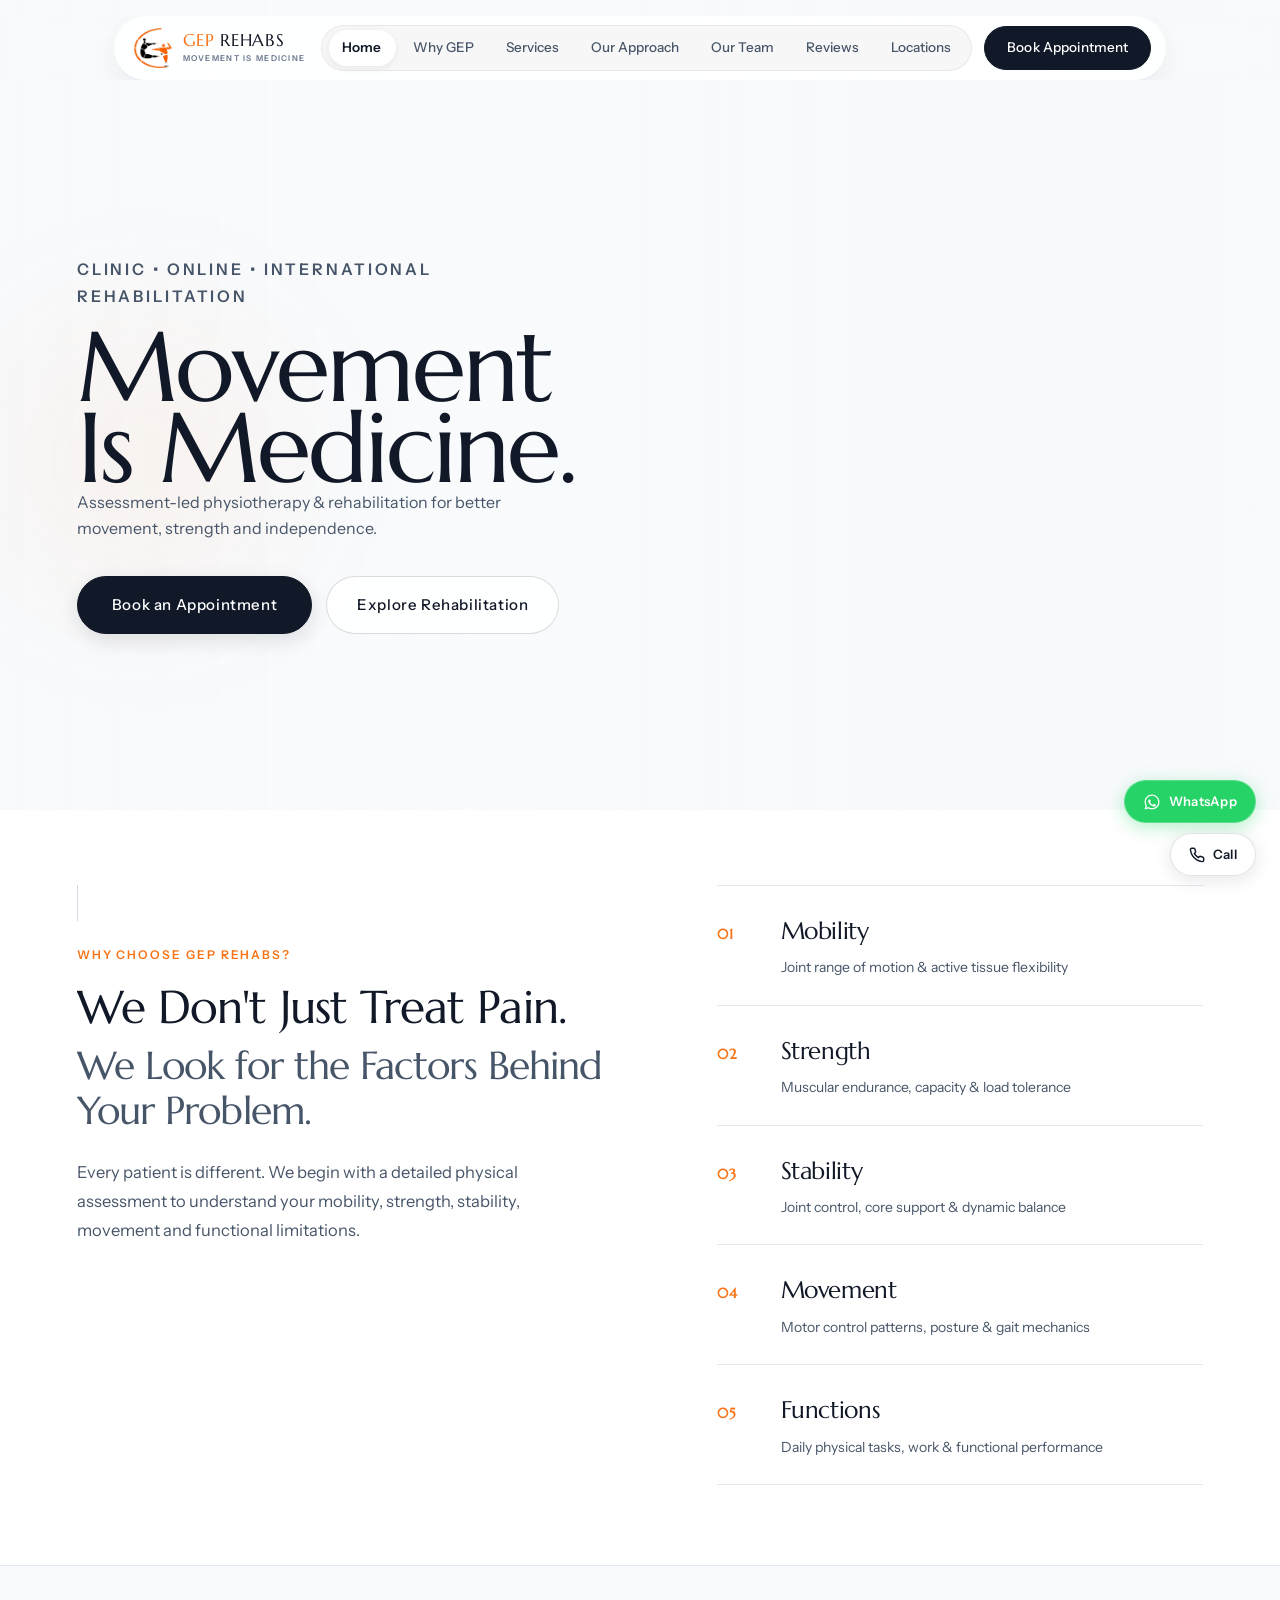
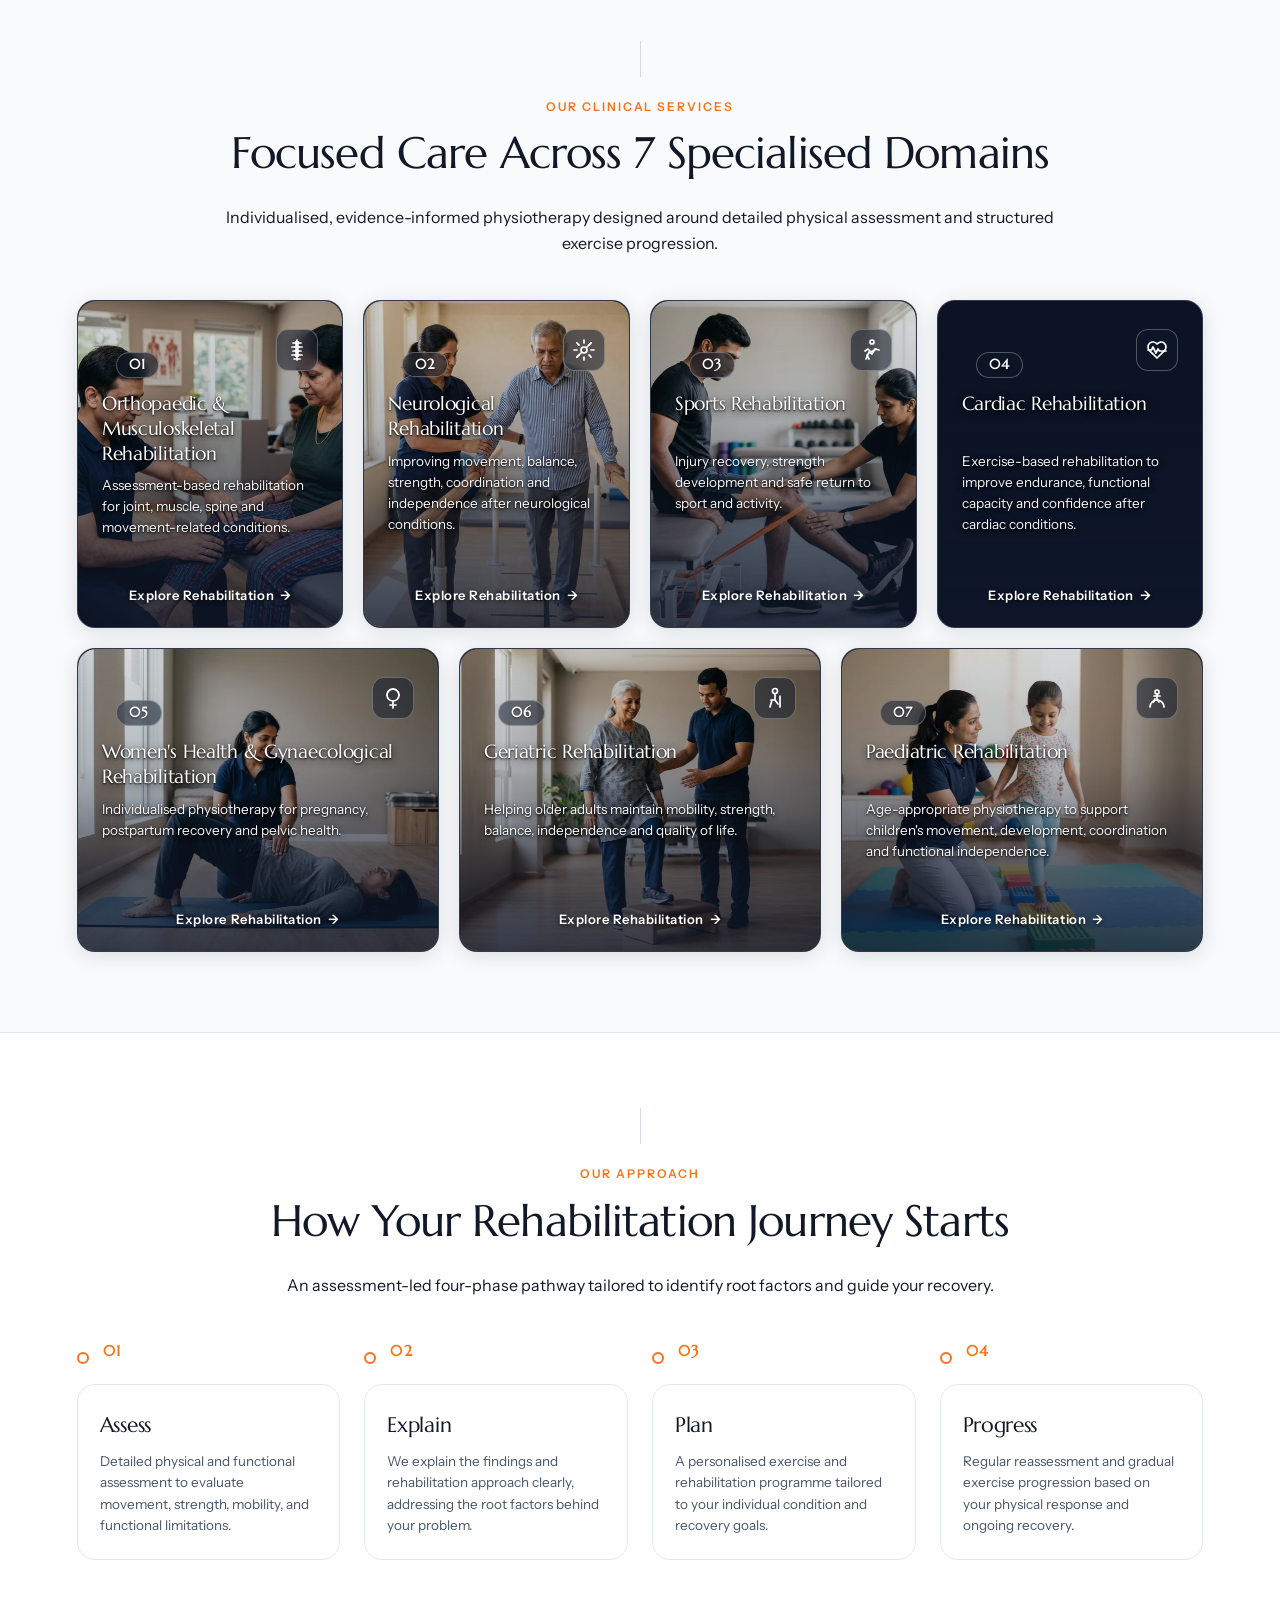
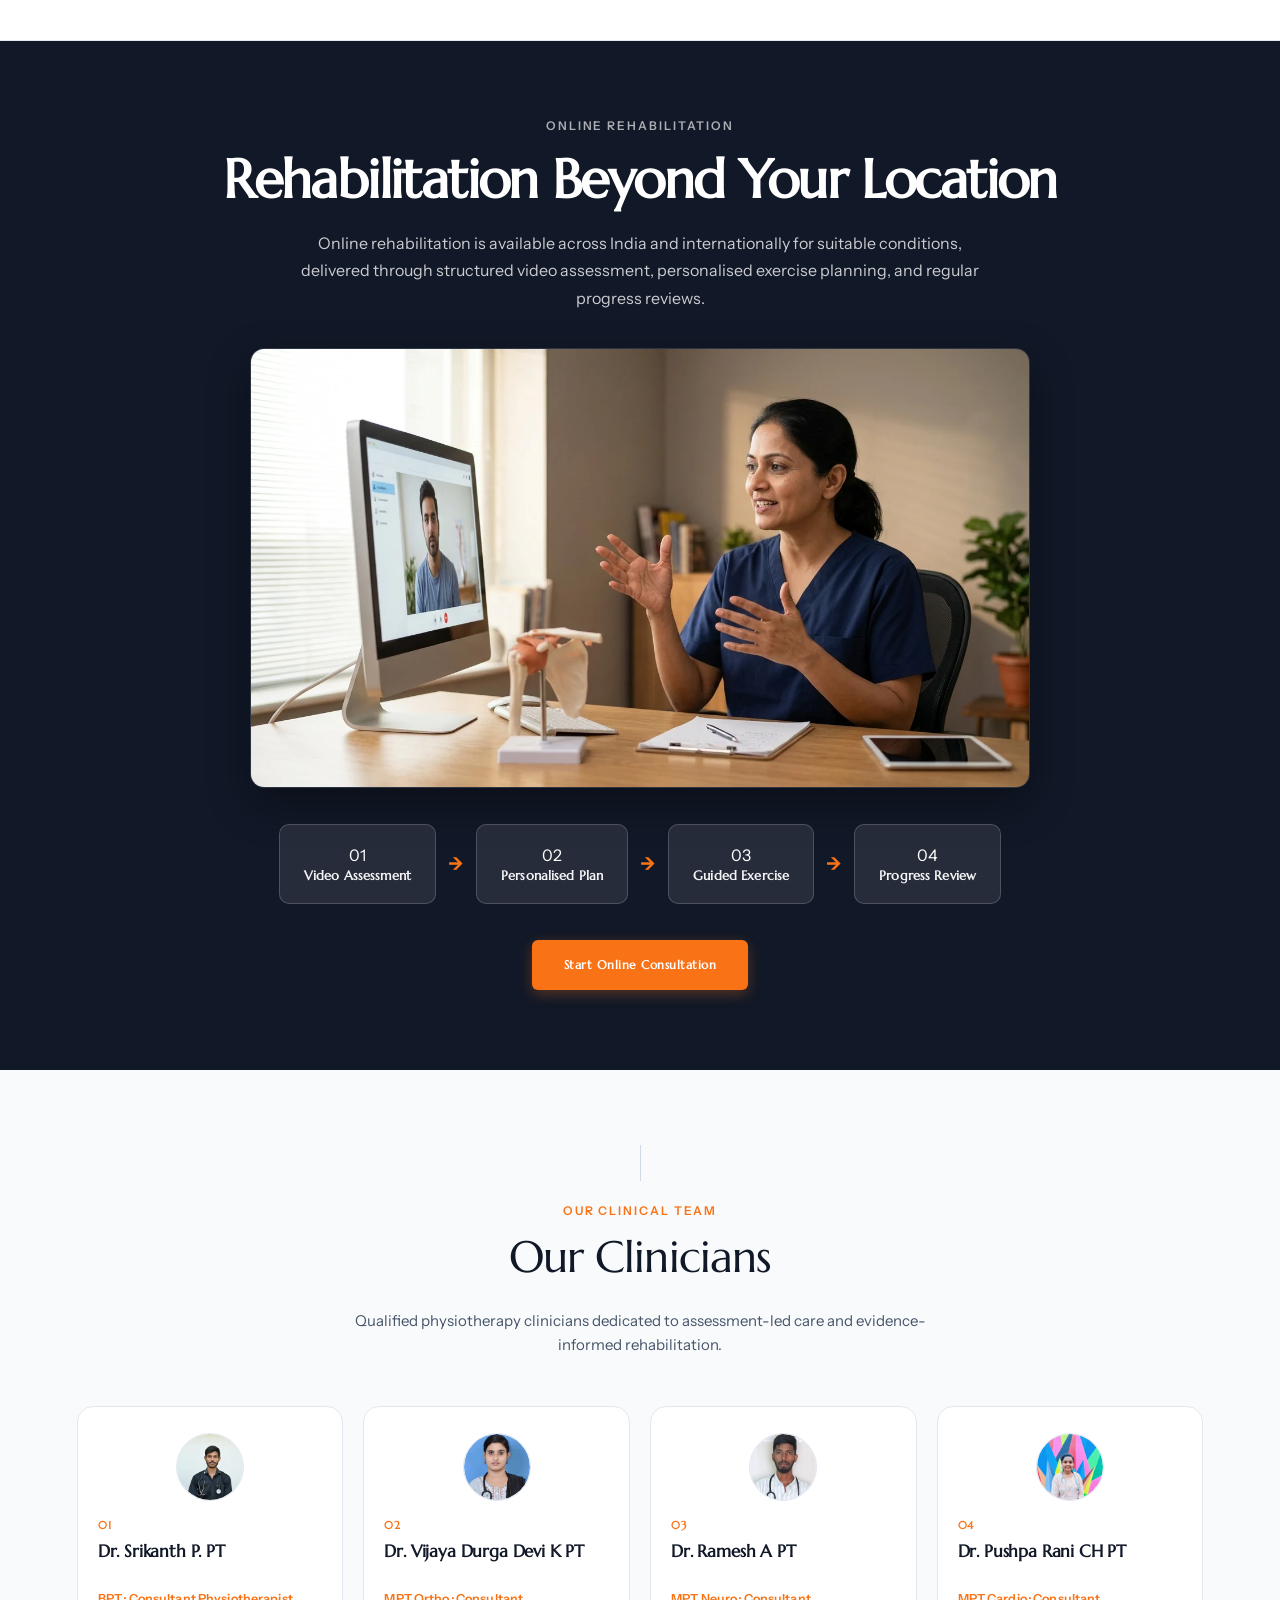
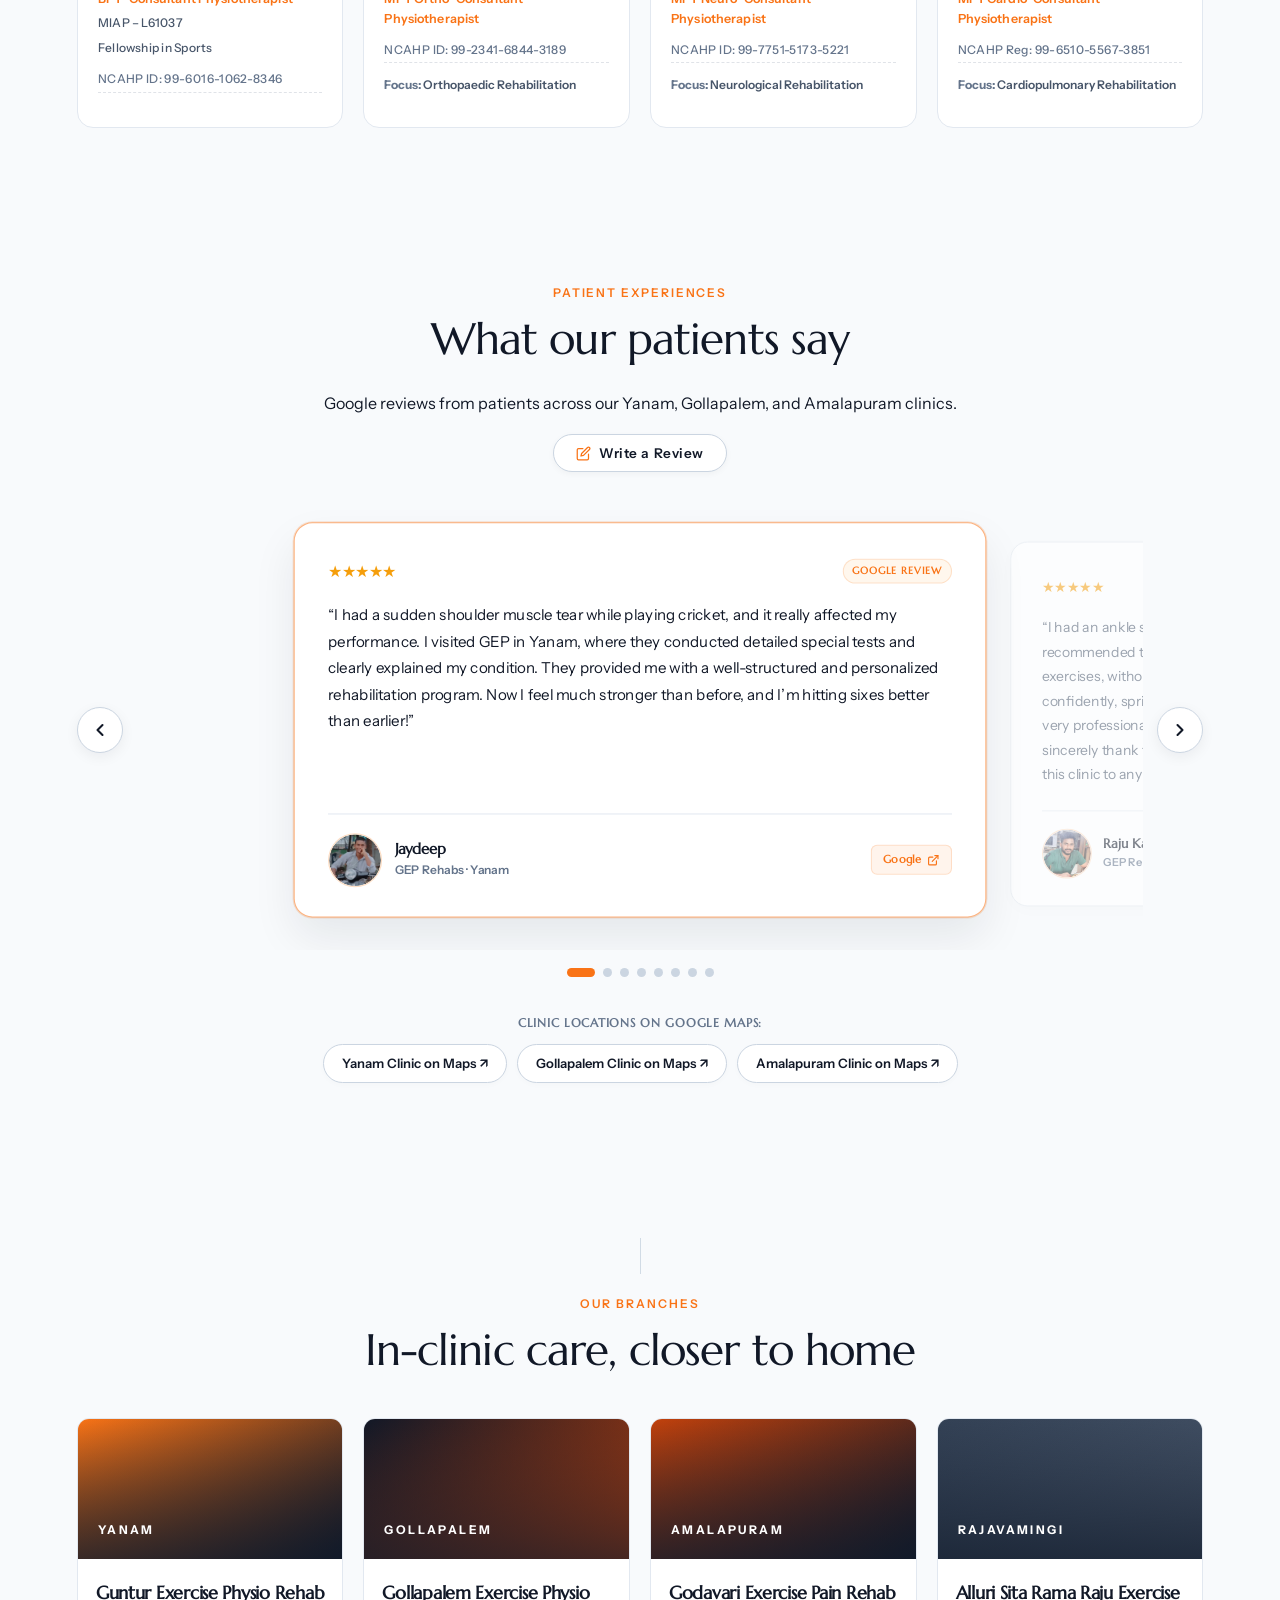
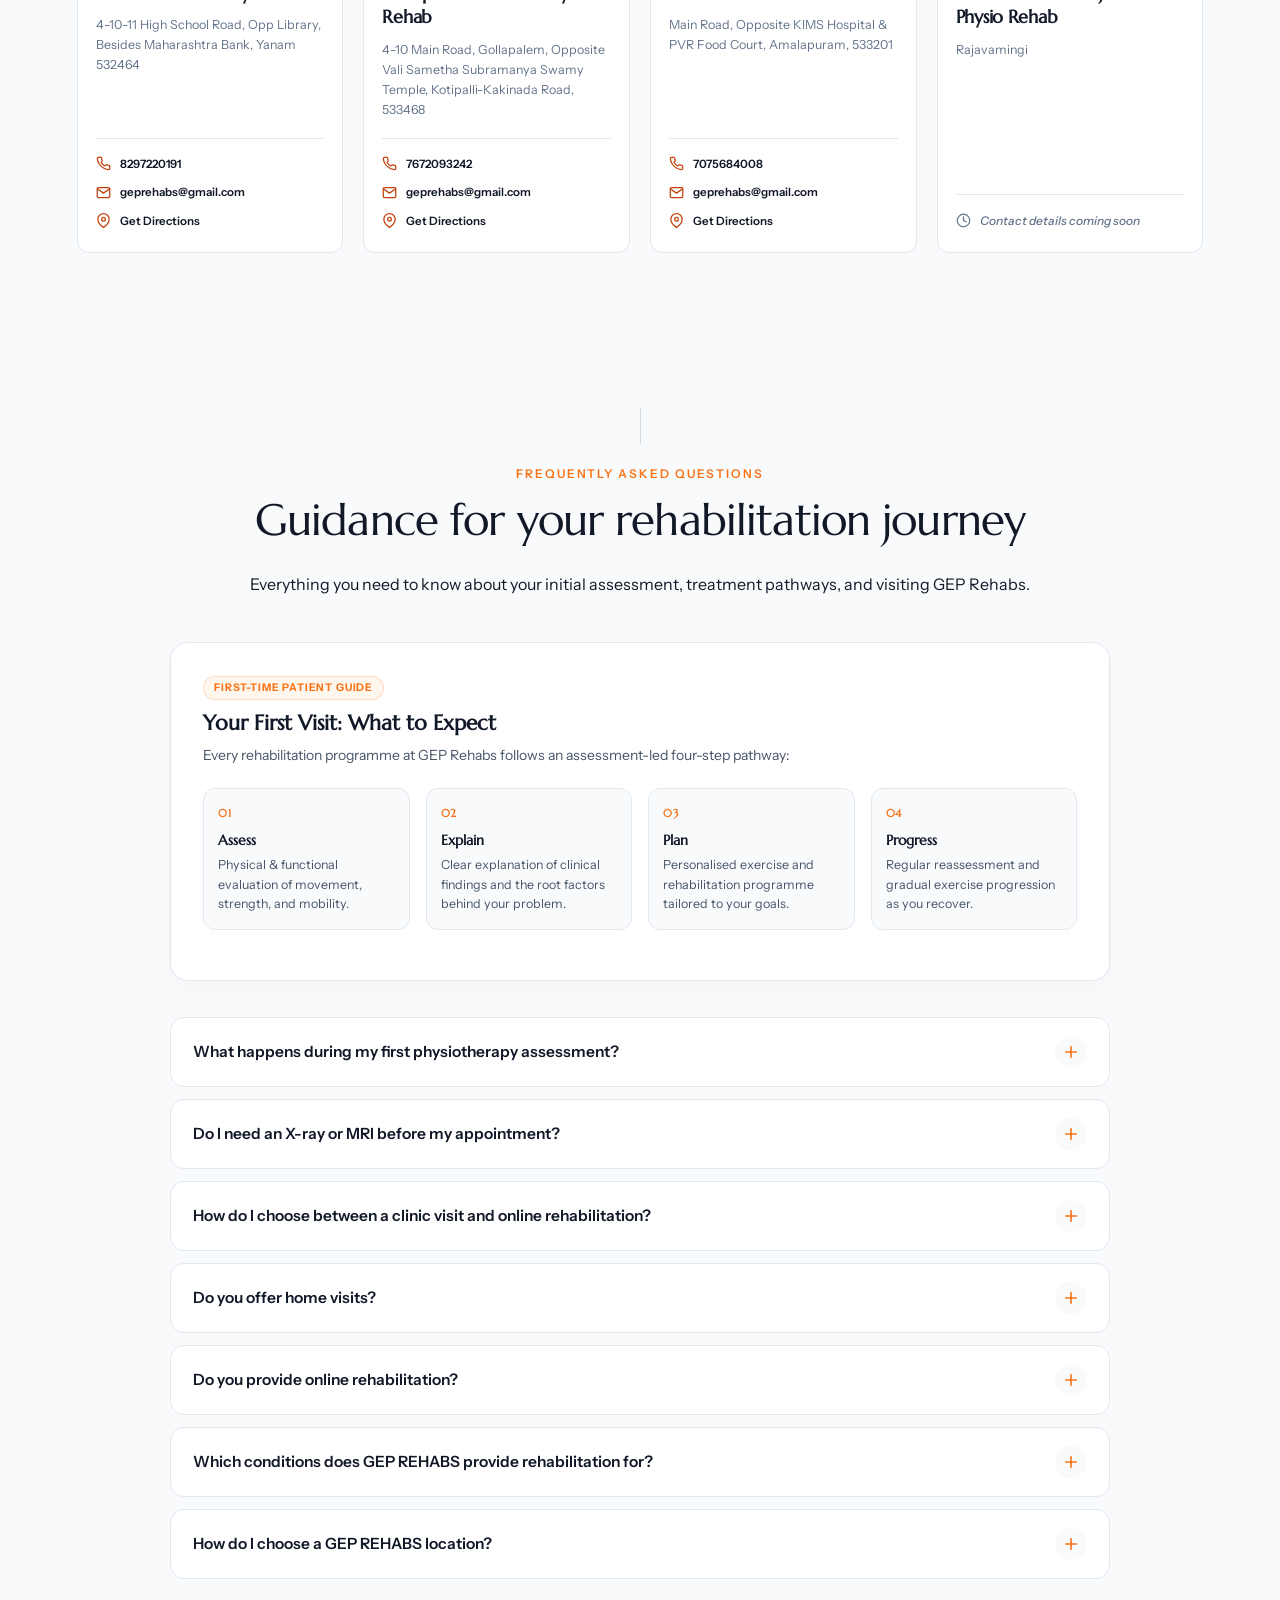
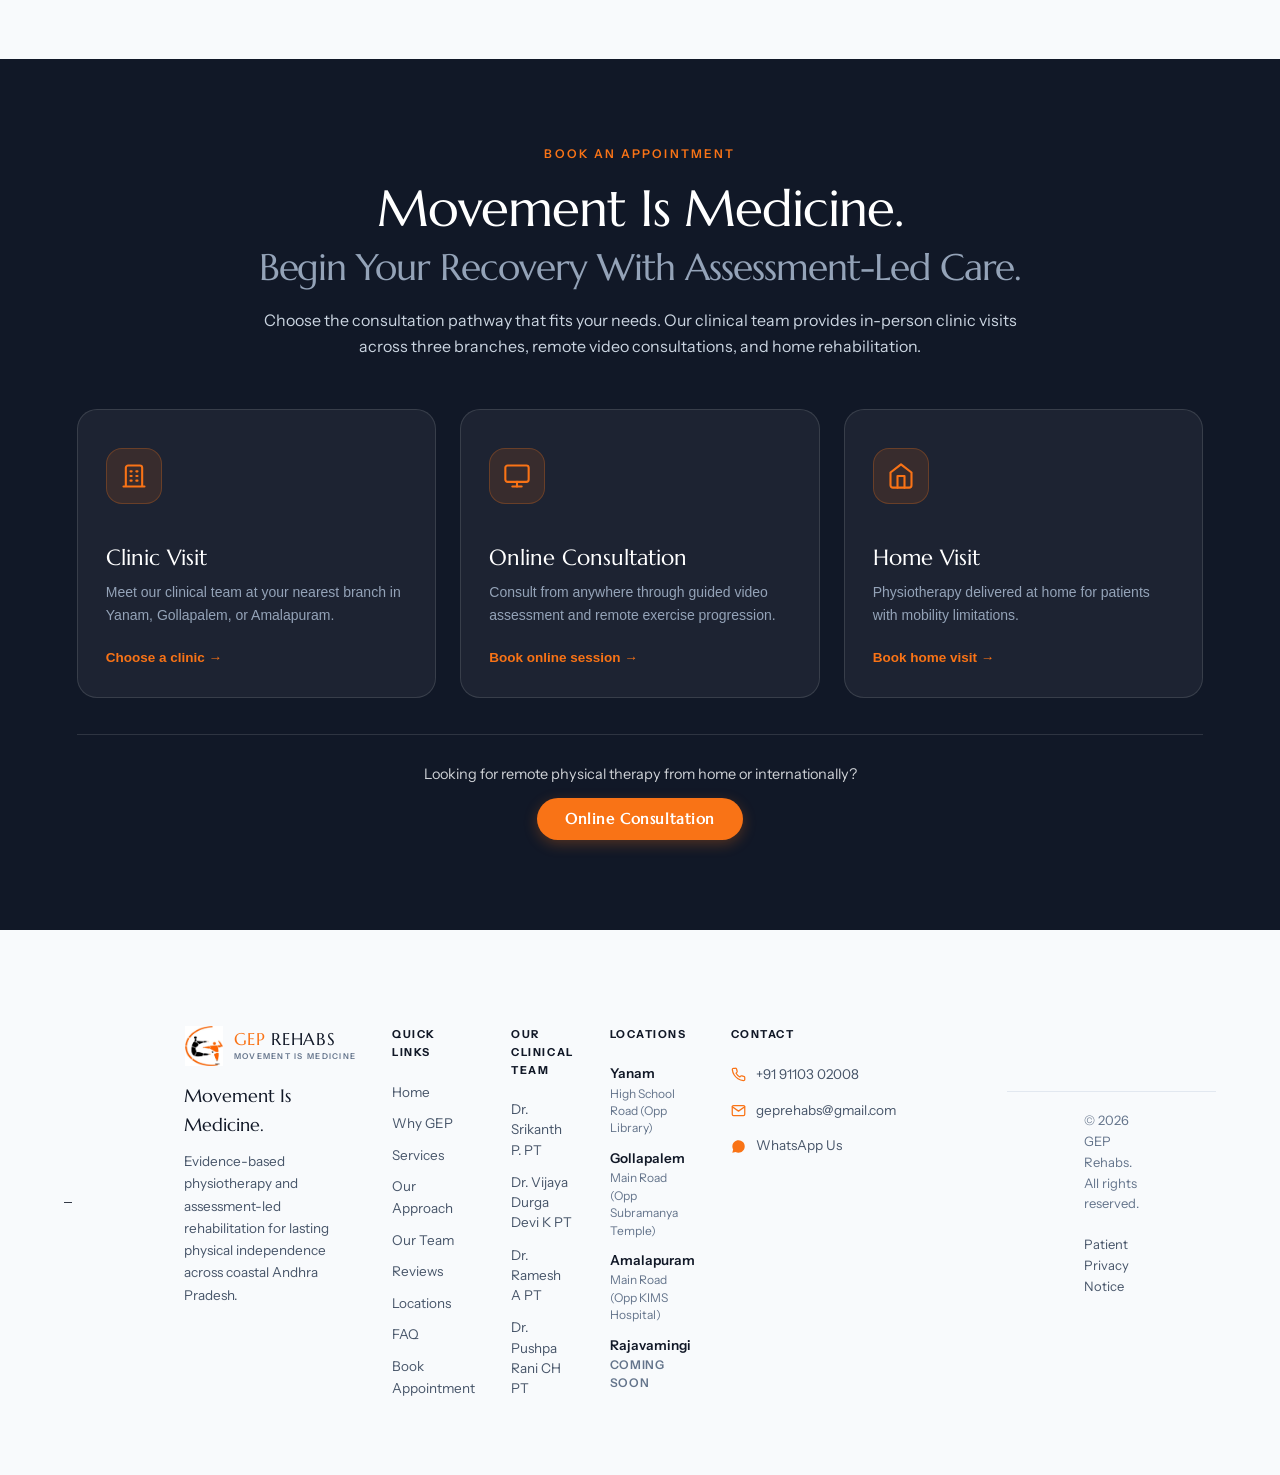
<file: index.html>
<!DOCTYPE html>
<html lang="en">

<head>
  <meta charset="utf-8" />
  <meta name="viewport" content="width=device-width, initial-scale=1" />
  <title>GEP Rehabs | Movement Is Medicine — Physiotherapy &amp; Rehabilitation</title>
  <meta name="description" content="GEP Rehabs offers assessment-led, exercise-based physiotherapy and rehabilitation in Yanam, Gollapalem, and Amalapuram. Movement is Medicine." />
  <meta name="robots" content="index, follow" />
  <!-- TODO: Replace with production domain -->
  <!-- <link rel="canonical" href="https://your-domain.com/" /> -->

  <!-- Open Graph -->
  <meta property="og:type" content="website" />
  <meta property="og:title" content="GEP Rehabs | Movement Is Medicine" />
  <meta property="og:description" content="Assessment-led physiotherapy &amp; rehabilitation for better movement, strength and independence in Yanam, Gollapalem, and Amalapuram." />
  <meta property="og:image" content="assets/images/hero.jpg" />
  <!-- <meta property="og:url" content="https://your-domain.com/" /> -->

  <!-- Twitter Card -->
  <meta name="twitter:card" content="summary_large_image" />
  <meta name="twitter:title" content="GEP Rehabs | Movement Is Medicine" />
  <meta name="twitter:description" content="Assessment-led physiotherapy &amp; rehabilitation in Yanam, Gollapalem, and Amalapuram." />
  <meta name="twitter:image" content="assets/images/hero.jpg" />

  <!-- Structured Data: LocalBusiness -->
  <script type="application/ld+json">
  {
    "@context": "https://schema.org",
    "@type": "MedicalBusiness",
    "name": "GEP Rehabs",
    "alternateName": "Guntur Exercise Physio Rehab",
    "description": "Exercise-based physiotherapy and rehabilitation clinic offering orthopaedic, neurological, sports, cardiac, women's health, geriatric and paediatric rehabilitation.",
    "telephone": "+919110302008",
    "email": "geprehabs@gmail.com",
    "medicalSpecialty": "PhysicalTherapy",
    "location": [
      {
        "@type": "MedicalClinic",
        "name": "GEP Rehabs Yanam",
        "address": {
          "@type": "PostalAddress",
          "streetAddress": "4-10-11 High School Road, Opp Library, Besides Maharashtra Bank",
          "addressLocality": "Yanam",
          "postalCode": "532464",
          "addressCountry": "IN"
        }
      },
      {
        "@type": "MedicalClinic",
        "name": "GEP Rehabs Gollapalem",
        "address": {
          "@type": "PostalAddress",
          "streetAddress": "4-10 Main Road, Gollapalem, Opposite Vali Sametha Subramanya Swamy Temple, Kotipalli-Kakinada Road",
          "addressLocality": "Gollapalem",
          "postalCode": "533468",
          "addressCountry": "IN"
        }
      },
      {
        "@type": "MedicalClinic",
        "name": "GEP Rehabs Amalapuram",
        "address": {
          "@type": "PostalAddress",
          "streetAddress": "Main Road, Opposite KIMS Hospital & PVR Food Court",
          "addressLocality": "Amalapuram",
          "postalCode": "533201",
          "addressCountry": "IN"
        }
      }
    ]
  }
  </script>

  <link rel="icon" type="image/png" sizes="64x64" href="assets/images/favicon.png" />
  <link rel="shortcut icon" href="assets/images/favicon.png" />
  <link rel="apple-touch-icon" href="assets/images/favicon.png" />
  <link rel="icon" type="image/svg+xml" href="favicon.svg" />

  <!-- Editorial Healthcare Typography: Marcellus (Expressive Display) & Instrument Sans (Clean UI/Body) -->
  <link rel="preconnect" href="https://fonts.googleapis.com" />
  <link rel="preconnect" href="https://fonts.gstatic.com" crossorigin />
  <link href="https://fonts.googleapis.com/css2?family=Instrument+Sans:ital,wght@0,400..700;1,400..700&family=Marcellus&display=swap" rel="stylesheet" />

  <link rel="stylesheet" href="styles.css" />
  <link rel="preload" as="image" href="assets/images/hero-desktop.webp" type="image/webp" media="(min-width: 769px)" fetchpriority="high" />
  <link rel="preload" as="image" href="assets/images/hero-mobile.webp" type="image/webp" media="(max-width: 768px)" fetchpriority="high" />
</head>

<body>
  <!-- ========== HEADER ========== -->
  <header class="header" id="siteHeader">
      <div class="header-container">
        <a class="brand" href="#home" aria-label="GEP Rehabs home" data-anim="from-left" data-delay="0">
          <img src="assets/images/gep-logo.png" alt="GEP Rehabs Logo" class="brand-logo" width="42" height="42" />
          <span class="brand-text">
            <b><i>GEP</i> REHABS</b>
            <small>MOVEMENT IS MEDICINE</small>
          </span>
        </a>

        <nav class="pill-nav" aria-label="Primary navigation" data-anim="from-top" data-delay="1">
          <div class="pill-track" id="pillTrack">
            <span class="pill-indicator" id="pillIndicator"></span>
            <a href="#home" class="pill-link active">Home</a>
            <a href="#why" class="pill-link">Why GEP</a>
            <a href="#services" class="pill-link">Services</a>
            <a href="#approach" class="pill-link">Our Approach</a>
            <a href="#team" class="pill-link">Our Team</a>
            <a href="#reviews" class="pill-link">Reviews</a>
            <a href="#branches" class="pill-link">Locations</a>
          </div>

          <a class="nav-cta" href="#appointments">Book Appointment</a>
        </nav>

        <!-- Mobile actions & menu button -->
        <div class="mobile-header-actions">
          <a class="mobile-only-cta" href="#appointments">Book Now</a>
          <button type="button" class="mobile-menu-btn" id="mobileMenuBtn" aria-label="Open menu" aria-expanded="false" aria-controls="mobileNav">
            <span></span>
            <span></span>
            <span></span>
          </button>
        </div>
      </div>
    </header>

    <!-- Mobile navigation overlay -->
    <div class="mobile-nav" id="mobileNav" aria-hidden="true">
      <div class="mobile-nav-panel">
        <button type="button" class="mobile-nav-close" id="mobileNavClose" aria-label="Close menu">&times;</button>
        <div class="mobile-nav-brand">
          <img src="assets/images/gep-logo.png" alt="GEP Rehabs Logo" width="36" height="36" />
          <span><b><i>GEP</i> REHABS</b><small>MOVEMENT IS MEDICINE</small></span>
        </div>
        <div class="mobile-nav-links">
          <a href="#home">Home</a>
          <a href="#why">Why GEP</a>
          <a href="#services">Services</a>
          <a href="#approach">Our Approach</a>
          <a href="#team">Our Team</a>
          <a href="#reviews">Reviews</a>
          <a href="#branches">Locations</a>
          <a href="#faq">FAQ</a>
        </div>
        <div class="mobile-nav-contact">
          <a href="https://wa.me/919110302008" class="mobile-contact-item whatsapp" target="_blank" rel="noopener noreferrer">
            <svg width="16" height="16" viewBox="0 0 24 24" fill="currentColor"><path d="M12.04 2c-5.46 0-9.91 4.45-9.91 9.91 0 1.75.46 3.45 1.32 4.95L2.05 22l5.25-1.38c1.45.79 3.08 1.21 4.74 1.21 5.46 0 9.91-4.45 9.91-9.91 0-2.65-1.03-5.14-2.9-7.01A9.816 9.816 0 0 0 12.04 2z"/></svg>
            <span>WhatsApp Us</span>
          </a>
          <a href="tel:+919110302008" class="mobile-contact-item call">
            <svg width="15" height="15" viewBox="0 0 24 24" fill="none" stroke="currentColor" stroke-width="2.2" stroke-linecap="round" stroke-linejoin="round"><path d="M22 16.92v3a2 2 0 0 1-2.18 2 19.79 19.79 0 0 1-8.63-3.07 19.5 19.5 0 0 1-6-6 19.79 19.79 0 0 1-3.07-8.67A2 2 0 0 1 4.11 2h3a2 2 0 0 1 2 1.72 12.84 12.84 0 0 0 .7 2.81 2 2 0 0 1-.45 2.11L8.09 9.91a16 16 0 0 0 6 6l1.27-1.27a2 2 0 0 1 2.11-.45 12.84 12.84 0 0 0 2.81.7A2 2 0 0 1 22 16.92z"/></svg>
            <span>Call +91 91103 02008</span>
          </a>
        </div>
        <a href="#appointments" class="mobile-nav-cta">Book Appointment</a>
    </div>
  </div>

  <main id="mainContent">
    <!-- ========== 1. HERO ========== -->
    <section class="hero" id="home">
      <div class="hero-photo" aria-hidden="true">
        <picture class="hero-picture">
          <source media="(max-width: 768px)" srcset="assets/images/hero-mobile.webp" type="image/webp" />
          <source media="(min-width: 769px)" srcset="assets/images/hero-desktop.webp" type="image/webp" />
          <img src="assets/images/hero-desktop.webp" alt="Physiotherapist guiding a patient through rehabilitation exercises with an orange dumbbell at GEP Rehabs" class="hero-img" width="1024" height="512" fetchpriority="high" decoding="async" />
        </picture>
      </div>
      <div class="hero-overlay" aria-hidden="true"></div>
      <div class="hero-content">
        <div class="hero-glow" aria-hidden="true"></div>
        <p class="hero-eyebrow" data-hero="from-top">Clinic • Online • International Rehabilitation</p>
        <h1 class="hero-headline" data-hero="from-left">Movement Is Medicine.</h1>
        <p class="hero-support" data-hero="from-bottom">
          Assessment-led physiotherapy &amp; rehabilitation for better movement, strength and independence.
        </p>
        <div class="hero-actions" data-hero="from-bottom">
          <a class="btn hero-btn-primary" href="#appointments">Book an Appointment</a>
          <a class="btn hero-btn-secondary" href="#services">Explore Rehabilitation</a>
        </div>
      </div>
    </section>

    <!-- ========== 2. WHY CHOOSE GEP REHABS? ========== -->
    <section class="why section" id="why">
      <div class="why-philosophy-inner">
        <div class="why-heading-col">
          <span class="section-entry-line" aria-hidden="true"></span>
          <p class="section-label" data-anim="from-top" data-delay="0">WHY CHOOSE GEP REHABS?</p>
          <h2 data-anim="from-left" data-delay="1">We Don't Just Treat Pain.<br /><span class="why-subheading">We Look for the Factors Behind Your Problem.</span></h2>
          <p class="why-intro-statement" data-anim="from-left" data-delay="2">
            Every patient is different. We begin with a detailed physical assessment to understand your mobility, strength, stability, movement and functional limitations.
          </p>
        </div>

        <div class="why-list-col" data-anim="from-right" data-delay="2">
          <div class="why-editorial-list" aria-label="Assessment and rehabilitation focus areas">
            <div class="why-editorial-item">
              <span class="why-item-num">01</span>
              <div class="why-item-content">
                <h3 class="why-item-title">Mobility</h3>
                <p class="why-item-desc">Joint range of motion &amp; active tissue flexibility</p>
              </div>
            </div>
            <div class="why-editorial-item">
              <span class="why-item-num">02</span>
              <div class="why-item-content">
                <h3 class="why-item-title">Strength</h3>
                <p class="why-item-desc">Muscular endurance, capacity &amp; load tolerance</p>
              </div>
            </div>
            <div class="why-editorial-item">
              <span class="why-item-num">03</span>
              <div class="why-item-content">
                <h3 class="why-item-title">Stability</h3>
                <p class="why-item-desc">Joint control, core support &amp; dynamic balance</p>
              </div>
            </div>
            <div class="why-editorial-item">
              <span class="why-item-num">04</span>
              <div class="why-item-content">
                <h3 class="why-item-title">Movement</h3>
                <p class="why-item-desc">Motor control patterns, posture &amp; gait mechanics</p>
              </div>
            </div>
            <div class="why-editorial-item">
              <span class="why-item-num">05</span>
              <div class="why-item-content">
                <h3 class="why-item-title">Functions</h3>
                <p class="why-item-desc">Daily physical tasks, work &amp; functional performance</p>
              </div>
            </div>
          </div>
        </div>
      </div>
    </section>

    <!-- ========== 3. OUR 7 REHABILITATION SERVICES ========== -->
    <section class="services section" id="services">
      <div class="center-heading">
        <span class="section-entry-line" aria-hidden="true"></span>
        <p class="section-label" data-anim="from-top" data-delay="0">OUR CLINICAL SERVICES</p>
        <h2 data-anim="center-reveal" data-delay="1">Focused Care Across 7 Specialised Domains</h2>
        <p class="section-subheading" data-anim="from-bottom" data-delay="2">
          Individualised, evidence-informed physiotherapy designed around detailed physical assessment and structured exercise progression.
        </p>
      </div>

      <div class="service-editorial-grid">
        <!-- 01: Orthopaedic -->
        <article class="service-card interactive" data-anim="from-bottom" data-delay="1" data-service-num="01" data-service-title="Orthopaedic &amp; Musculoskeletal Rehabilitation" data-service-desc="Assessment-based rehabilitation for joint, muscle, spine and movement-related conditions.">
          <div class="service-card-media" aria-hidden="true">
            <img src="assets/images/orthopaedic-rehabilitation.webp" alt="Orthopaedic and musculoskeletal rehabilitation" class="service-card-img" width="600" height="400" loading="lazy" decoding="async" />
            <div class="service-card-overlay"></div>
          </div>
          <div class="service-card-top">
            <span class="service-num">01</span>
            <div class="service-icon-box" aria-hidden="true">
              <svg width="24" height="24" viewBox="0 0 24 24" fill="none" stroke="currentColor" stroke-width="1.7" stroke-linecap="round" stroke-linejoin="round">
                <path d="M12 2v20M8 5h8M7 9h10M8 13h8M7 17h10M9 21h6"/>
                <circle cx="12" cy="5" r="1.5"/><circle cx="12" cy="9" r="1.5"/><circle cx="12" cy="13" r="1.5"/><circle cx="12" cy="17" r="1.5"/>
              </svg>
            </div>
          </div>
          <h3 class="service-title">Orthopaedic &amp; Musculoskeletal Rehabilitation</h3>
          <p class="service-desc">Assessment-based rehabilitation for joint, muscle, spine and movement-related conditions.</p>
          <button type="button" class="service-explore-btn" aria-haspopup="dialog" aria-label="Explore Orthopaedic &amp; Musculoskeletal Rehabilitation conditions">
            <span>Explore Rehabilitation</span>
            <span class="service-arrow" aria-hidden="true">&rarr;</span>
          </button>
          <ul class="service-conditions-data" hidden>
            <li>Low Back Pain</li><li>Neck Pain</li><li>Sciatica</li><li>Disc Problems</li><li>Knee Osteoarthritis</li><li>Frozen Shoulder</li><li>Arthritis</li><li>Sports-related MSK Injuries</li><li>Fracture Rehabilitation</li><li>Post-operative Rehabilitation</li>
          </ul>
        </article>

        <!-- 02: Neurological -->
        <article class="service-card interactive" data-anim="from-bottom" data-delay="1.5" data-service-num="02" data-service-title="Neurological Rehabilitation" data-service-desc="Improving movement, balance, strength, coordination and independence after neurological conditions.">
          <div class="service-card-media" aria-hidden="true">
            <img src="assets/images/neurological-rehabilitation.webp" alt="Neurological rehabilitation" class="service-card-img" width="600" height="400" loading="lazy" decoding="async" />
            <div class="service-card-overlay"></div>
          </div>
          <div class="service-card-top">
            <span class="service-num">02</span>
            <div class="service-icon-box" aria-hidden="true">
              <svg width="24" height="24" viewBox="0 0 24 24" fill="none" stroke="currentColor" stroke-width="1.7" stroke-linecap="round" stroke-linejoin="round">
                <circle cx="12" cy="12" r="3"/><path d="M12 2v3M12 19v3M4.93 4.93l2.12 2.12M16.95 16.95l2.12 2.12M2 12h3M19 12h3M4.93 19.07l2.12-2.12M16.95 7.05l2.12-2.12"/><path d="M15 9l4-4M9 15l-4 4"/>
              </svg>
            </div>
          </div>
          <h3 class="service-title">Neurological Rehabilitation</h3>
          <p class="service-desc">Improving movement, balance, strength, coordination and independence after neurological conditions.</p>
          <button type="button" class="service-explore-btn" aria-haspopup="dialog" aria-label="Explore Neurological Rehabilitation conditions">
            <span>Explore Rehabilitation</span>
            <span class="service-arrow" aria-hidden="true">&rarr;</span>
          </button>
          <ul class="service-conditions-data" hidden>
            <li>Stroke</li><li>Spinal Cord Injury</li><li>Parkinson's Disease</li><li>Cerebral Palsy</li><li>Multiple Sclerosis</li><li>Bell's Palsy</li><li>Peripheral Nerve Injuries</li><li>Guillain-Barré Syndrome</li><li>Balance &amp; Gait Disorders</li><li>Neurological Weakness</li>
          </ul>
        </article>

        <!-- 03: Sports -->
        <article class="service-card interactive" data-anim="from-bottom" data-delay="2" data-service-num="03" data-service-title="Sports Rehabilitation" data-service-desc="Injury recovery, strength development and safe return to sport and activity.">
          <div class="service-card-media" aria-hidden="true">
            <img src="assets/images/sports-rehabilitation.webp" alt="Sports injury rehabilitation" class="service-card-img" width="600" height="400" loading="lazy" decoding="async" />
            <div class="service-card-overlay"></div>
          </div>
          <div class="service-card-top">
            <span class="service-num">03</span>
            <div class="service-icon-box" aria-hidden="true">
              <svg width="24" height="24" viewBox="0 0 24 24" fill="none" stroke="currentColor" stroke-width="1.7" stroke-linecap="round" stroke-linejoin="round">
                <circle cx="13" cy="4" r="2"/><path d="M7 21l3-7 3 2 3-5 4 1"/><path d="M6 13l3-2 3 3 5-3"/><path d="M10 21l-2-4"/>
              </svg>
            </div>
          </div>
          <h3 class="service-title">Sports Rehabilitation</h3>
          <p class="service-desc">Injury recovery, strength development and safe return to sport and activity.</p>
          <button type="button" class="service-explore-btn" aria-haspopup="dialog" aria-label="Explore Sports Rehabilitation conditions">
            <span>Explore Rehabilitation</span>
            <span class="service-arrow" aria-hidden="true">&rarr;</span>
          </button>
          <ul class="service-conditions-data" hidden>
            <li>ACL Injury</li><li>Meniscus Injury</li><li>Ankle Sprain</li><li>Muscle Strain</li><li>Ligament Injury</li><li>Tendon Injury</li><li>Tennis Elbow</li><li>Shoulder Sports Injuries</li><li>Overuse Injuries</li><li>Return-to-Sport Rehabilitation</li>
          </ul>
        </article>

        <!-- 04: Cardiac -->
        <article class="service-card interactive" data-anim="from-bottom" data-delay="2.5" data-service-num="04" data-service-title="Cardiac Rehabilitation" data-service-desc="Exercise-based rehabilitation to improve endurance, functional capacity and confidence after cardiac conditions.">
          <div class="service-card-media" aria-hidden="true">
            <img src="assets/images/cardiac-rehabilitation.webp" alt="Cardiac rehabilitation" class="service-card-img" width="600" height="400" loading="lazy" decoding="async" />
            <div class="service-card-overlay"></div>
          </div>
          <div class="service-card-top">
            <span class="service-num">04</span>
            <div class="service-icon-box" aria-hidden="true">
              <svg width="24" height="24" viewBox="0 0 24 24" fill="none" stroke="currentColor" stroke-width="1.7" stroke-linecap="round" stroke-linejoin="round">
                <path d="M19.5 12.572L12 20l-7.5-7.428A5 5 0 1 1 12 6.006a5 5 0 1 1 7.5 6.572z"/><path d="M3 12h3.5l1.5-3 3 6 2-4 1.5 2H21"/>
              </svg>
            </div>
          </div>
          <h3 class="service-title">Cardiac Rehabilitation</h3>
          <p class="service-desc">Exercise-based rehabilitation to improve endurance, functional capacity and confidence after cardiac conditions.</p>
          <button type="button" class="service-explore-btn" aria-haspopup="dialog" aria-label="Explore Cardiac Rehabilitation conditions">
            <span>Explore Rehabilitation</span>
            <span class="service-arrow" aria-hidden="true">&rarr;</span>
          </button>
          <ul class="service-conditions-data" hidden>
            <li>Post-MI Rehabilitation</li><li>Post-CABG Rehabilitation</li><li>Post-Angioplasty Rehabilitation</li><li>Cardiac Surgery Rehabilitation</li><li>Heart Failure Rehabilitation</li><li>Reduced Exercise Tolerance</li><li>Cardiovascular Deconditioning</li><li>Hypertension-related Fitness</li><li>Endurance Training</li><li>Functional Rehabilitation</li>
          </ul>
        </article>

        <!-- 05: Women's Health -->
        <article class="service-card interactive" data-anim="from-bottom" data-delay="3" data-service-num="05" data-service-title="Women's Health &amp; Gynaecological Rehabilitation" data-service-desc="Individualised physiotherapy for pregnancy, postpartum recovery and pelvic health.">
          <div class="service-card-media" aria-hidden="true">
            <img src="assets/images/womens-health-rehabilitation.webp" alt="Women's health and gynaecological rehabilitation" class="service-card-img" width="600" height="400" loading="lazy" decoding="async" />
            <div class="service-card-overlay"></div>
          </div>
          <div class="service-card-top">
            <span class="service-num">05</span>
            <div class="service-icon-box" aria-hidden="true">
              <svg width="24" height="24" viewBox="0 0 24 24" fill="none" stroke="currentColor" stroke-width="1.7" stroke-linecap="round" stroke-linejoin="round">
                <circle cx="12" cy="9" r="6"/><path d="M12 15v7M9 19h6"/><path d="M6 9a6 6 0 0 1 12 0"/>
              </svg>
            </div>
          </div>
          <h3 class="service-title">Women's Health &amp; Gynaecological Rehabilitation</h3>
          <p class="service-desc">Individualised physiotherapy for pregnancy, postpartum recovery and pelvic health.</p>
          <button type="button" class="service-explore-btn" aria-haspopup="dialog" aria-label="Explore Women's Health &amp; Gynaecological Rehabilitation conditions">
            <span>Explore Rehabilitation</span>
            <span class="service-arrow" aria-hidden="true">&rarr;</span>
          </button>
          <ul class="service-conditions-data" hidden>
            <li>Pregnancy-related Back Pain</li><li>Prenatal Exercise</li><li>Postnatal Rehabilitation</li><li>Pelvic Floor Dysfunction</li><li>Urinary Incontinence</li><li>Diastasis Recti</li><li>Post-Caesarean Rehabilitation</li><li>Postpartum Weakness</li><li>Pelvic Pain</li><li>Women's Musculoskeletal Conditions</li>
          </ul>
        </article>

        <!-- 06: Geriatric -->
        <article class="service-card interactive" data-anim="from-bottom" data-delay="3.5" data-service-num="06" data-service-title="Geriatric Rehabilitation" data-service-desc="Helping older adults maintain mobility, strength, balance, independence and quality of life.">
          <div class="service-card-media" aria-hidden="true">
            <img src="assets/images/geriatric-rehabilitation.webp" alt="Geriatric rehabilitation" class="service-card-img" width="600" height="400" loading="lazy" decoding="async" />
            <div class="service-card-overlay"></div>
          </div>
          <div class="service-card-top">
            <span class="service-num">06</span>
            <div class="service-icon-box" aria-hidden="true">
              <svg width="24" height="24" viewBox="0 0 24 24" fill="none" stroke="currentColor" stroke-width="1.7" stroke-linecap="round" stroke-linejoin="round">
                <circle cx="12" cy="5" r="2.5"/><path d="M12 8v6l3 4M9 14l-2 7M12 14H8"/><path d="M17 10v11"/>
              </svg>
            </div>
          </div>
          <h3 class="service-title">Geriatric Rehabilitation</h3>
          <p class="service-desc">Helping older adults maintain mobility, strength, balance, independence and quality of life.</p>
          <button type="button" class="service-explore-btn" aria-haspopup="dialog" aria-label="Explore Geriatric Rehabilitation conditions">
            <span>Explore Rehabilitation</span>
            <span class="service-arrow" aria-hidden="true">&rarr;</span>
          </button>
          <ul class="service-conditions-data" hidden>
            <li>Age-related Weakness</li><li>Falls &amp; Fall Risk</li><li>Balance Problems</li><li>Walking Difficulties</li><li>Osteoarthritis</li><li>Joint Stiffness</li><li>Post-operative Rehabilitation</li><li>Deconditioning</li><li>Mobility Problems</li><li>Functional Independence Training</li>
          </ul>
        </article>

        <!-- 07: Paediatric -->
        <article class="service-card interactive" data-anim="from-bottom" data-delay="4" data-service-num="07" data-service-title="Paediatric Rehabilitation" data-service-desc="Age-appropriate physiotherapy to support children's movement, development, coordination and functional independence.">
          <div class="service-card-media" aria-hidden="true">
            <img src="assets/images/paediatric-rehabilitation.webp" alt="Paediatric rehabilitation" class="service-card-img" width="600" height="400" loading="lazy" decoding="async" />
            <div class="service-card-overlay"></div>
          </div>
          <div class="service-card-top">
            <span class="service-num">07</span>
            <div class="service-icon-box" aria-hidden="true">
              <svg width="24" height="24" viewBox="0 0 24 24" fill="none" stroke="currentColor" stroke-width="1.7" stroke-linecap="round" stroke-linejoin="round">
                <circle cx="12" cy="6" r="2"/><path d="M12 8v5l2 3M10 13l-1.5 3M9 10h6"/><path d="M5 21a7 7 0 0 1 14 0"/>
              </svg>
            </div>
          </div>
          <h3 class="service-title">Paediatric Rehabilitation</h3>
          <p class="service-desc">Age-appropriate physiotherapy to support children's movement, development, coordination and functional independence.</p>
          <button type="button" class="service-explore-btn" aria-haspopup="dialog" aria-label="Explore Paediatric Rehabilitation conditions">
            <span>Explore Rehabilitation</span>
            <span class="service-arrow" aria-hidden="true">&rarr;</span>
          </button>
          <ul class="service-conditions-data" hidden>
            <li>Developmental Delay</li><li>Cerebral Palsy</li><li>Torticollis</li><li>Spina Bifida</li><li>Muscular Dystrophy</li><li>Paediatric Gait Problems</li><li>Postural Problems</li><li>Coordination Difficulties</li><li>Paediatric Orthopaedic Conditions</li><li>Functional Development Problems</li>
          </ul>
        </article>
      </div>
    </section>

    <!-- ========== 4. HOW YOUR REHABILITATION JOURNEY STARTS ========== -->
    <section class="what-to-expect section" id="approach">
      <div class="center-heading">
        <span class="section-entry-line" aria-hidden="true"></span>
        <p class="section-label" data-anim="from-top" data-delay="0">OUR APPROACH</p>
        <h2 data-anim="center-reveal" data-delay="1">How Your Rehabilitation Journey Starts</h2>
        <p class="section-subheading" data-anim="from-bottom" data-delay="2">
          An assessment-led four-phase pathway tailored to identify root factors and guide your recovery.
        </p>
      </div>

      <div class="journey-track-wrapper" data-anim="from-bottom" data-delay="2.5">
        <div class="expect-grid">
          <!-- Step 01: Assess -->
          <div class="expect-step" data-step="01">
            <div class="step-axis-head">
              <span class="step-node-dot" aria-hidden="true"></span>
              <span class="expect-num">01</span>
            </div>
            <div class="step-card-box">
              <h3>Assess</h3>
              <p>Detailed physical and functional assessment to evaluate movement, strength, mobility, and functional limitations.</p>
            </div>
          </div>

          <!-- Step 02: Explain -->
          <div class="expect-step" data-step="02">
            <div class="step-axis-head">
              <span class="step-node-dot" aria-hidden="true"></span>
              <span class="expect-num">02</span>
            </div>
            <div class="step-card-box">
              <h3>Explain</h3>
              <p>We explain the findings and rehabilitation approach clearly, addressing the root factors behind your problem.</p>
            </div>
          </div>

          <!-- Step 03: Plan -->
          <div class="expect-step" data-step="03">
            <div class="step-axis-head">
              <span class="step-node-dot" aria-hidden="true"></span>
              <span class="expect-num">03</span>
            </div>
            <div class="step-card-box">
              <h3>Plan</h3>
              <p>A personalised exercise and rehabilitation programme tailored to your individual condition and recovery goals.</p>
            </div>
          </div>

          <!-- Step 04: Progress -->
          <div class="expect-step" data-step="04">
            <div class="step-axis-head">
              <span class="step-node-dot" aria-hidden="true"></span>
              <span class="expect-num">04</span>
            </div>
            <div class="step-card-box">
              <h3>Progress</h3>
              <p>Regular reassessment and gradual exercise progression based on your physical response and ongoing recovery.</p>
            </div>
          </div>
        </div>
      </div>
    </section>

    <!-- ========== 5. ONLINE REHABILITATION ========== -->
    <section class="online-rehab-section" id="online-rehab">
      <div class="online-rehab-inner">
        <p class="section-label light" data-anim="from-top" data-delay="0">ONLINE REHABILITATION</p>
        <h2 data-anim="from-bottom" data-delay="1">Rehabilitation Beyond Your Location</h2>
        <p class="online-rehab-desc" data-anim="from-bottom" data-delay="2">
          Online rehabilitation is available across India and internationally for suitable conditions, delivered through structured video assessment, personalised exercise planning, and regular progress reviews.
        </p>
        <div class="online-rehab-media" data-anim="from-bottom" data-delay="2.5">
          <img src="assets/images/online-rehabilitation.webp" alt="Physiotherapist conducting a live remote physical therapy video assessment" class="online-rehab-img" width="1376" height="768" loading="lazy" decoding="async" />
        </div>
        <div class="online-rehab-flow" data-anim="from-bottom" data-delay="3">
          <div class="online-rehab-step">
            <span class="step-idx">01</span>
            <span class="online-rehab-step-label">Video Assessment</span>
          </div>
          <span class="online-rehab-arrow" aria-hidden="true">&rarr;</span>
          <div class="online-rehab-step">
            <span class="step-idx">02</span>
            <span class="online-rehab-step-label">Personalised Plan</span>
          </div>
          <span class="online-rehab-arrow" aria-hidden="true">&rarr;</span>
          <div class="online-rehab-step">
            <span class="step-idx">03</span>
            <span class="online-rehab-step-label">Guided Exercise</span>
          </div>
          <span class="online-rehab-arrow" aria-hidden="true">&rarr;</span>
          <div class="online-rehab-step">
            <span class="step-idx">04</span>
            <span class="online-rehab-step-label">Progress Review</span>
          </div>
        </div>
        <a class="btn orange online-rehab-btn" href="#appointments" id="onlineRehabConsultBtn" data-anim="from-bottom" data-delay="3.5">
          Start Online Consultation
        </a>
      </div>
    </section>

    <!-- ========== 6. OUR CLINICAL TEAM ========== -->
    <section class="team-section section" id="team">
      <div class="center-heading">
        <span class="section-entry-line" aria-hidden="true"></span>
        <p class="section-label" data-anim="from-top" data-delay="0">OUR CLINICAL TEAM</p>
        <h2 data-anim="center-reveal" data-delay="1">Our Clinicians</h2>
        <p class="section-subheading" data-anim="from-bottom" data-delay="2">
          Qualified physiotherapy clinicians dedicated to assessment-led care and evidence-informed rehabilitation.
        </p>
      </div>
      <div class="team-grid">
        <!-- Team Member 1: Dr. Srikanth P. PT -->
        <article class="team-card" data-anim="from-bottom" data-delay="1">
          <div class="team-avatar-wrap">
            <div class="team-avatar">
              <img src="assets/images/dr-srikanth-avatar.webp" alt="Dr. Srikanth P. PT, Consultant Physiotherapist at GEP REHABS" class="team-photo-img" width="68" height="68" loading="lazy" decoding="async" />
            </div>
          </div>
          <div class="team-info">
            <span class="team-index">01</span>
            <h3 class="team-name">Dr. Srikanth P. PT</h3>
            <p class="team-qual">BPT · Consultant Physiotherapist</p>
            <p class="team-subcredential">MIAP – L61037</p>
            <p class="team-subcredential">Fellowship in Sports</p>
            <div class="team-reg-id">NCAHP ID: 99-6016-1062-8346</div>
          </div>
        </article>

        <!-- Team Member 2: Dr. Vijaya Durga Devi K PT -->
        <article class="team-card" data-anim="from-bottom" data-delay="2">
          <div class="team-avatar-wrap">
            <div class="team-avatar">
              <img src="assets/images/dr-vijaya-durga-devi.webp" alt="Dr. Vijaya Durga Devi K PT, Consultant Physiotherapist at GEP REHABS" class="team-photo-img" width="68" height="68" loading="lazy" decoding="async" />
            </div>
          </div>
          <div class="team-info">
            <span class="team-index">02</span>
            <h3 class="team-name">Dr. Vijaya Durga Devi K PT</h3>
            <p class="team-qual">MPT Ortho · Consultant Physiotherapist</p>
            <div class="team-reg-id">NCAHP ID: 99-2341-6844-3189</div>
            <p class="team-focus"><strong>Focus:</strong> Orthopaedic Rehabilitation</p>
          </div>
        </article>

        <!-- Team Member 3: Dr. Ramesh A PT -->
        <article class="team-card" data-anim="from-bottom" data-delay="3">
          <div class="team-avatar-wrap">
            <div class="team-avatar">
              <img src="assets/images/dr-ramesh.webp" alt="Dr. Ramesh A PT, Consultant Physiotherapist at GEP REHABS" class="team-photo-img" width="68" height="68" loading="lazy" decoding="async" />
            </div>
          </div>
          <div class="team-info">
            <span class="team-index">03</span>
            <h3 class="team-name">Dr. Ramesh A PT</h3>
            <p class="team-qual">MPT Neuro · Consultant Physiotherapist</p>
            <div class="team-reg-id">NCAHP ID: 99-7751-5173-5221</div>
            <p class="team-focus"><strong>Focus:</strong> Neurological Rehabilitation</p>
          </div>
        </article>

        <!-- Team Member 4: Dr. Pushpa Rani CH PT -->
        <article class="team-card" data-anim="from-bottom" data-delay="4">
          <div class="team-avatar-wrap">
            <div class="team-avatar">
              <img src="assets/images/dr-pushpa-rani.webp" alt="Dr. Pushpa Rani CH PT, Consultant Physiotherapist at GEP REHABS" class="team-photo-img" width="68" height="68" loading="lazy" decoding="async" />
            </div>
          </div>
          <div class="team-info">
            <span class="team-index">04</span>
            <h3 class="team-name">Dr. Pushpa Rani CH PT</h3>
            <p class="team-qual">MPT Cardio · Consultant Physiotherapist</p>
            <div class="team-reg-id">NCAHP Reg: 99-6510-5567-3851</div>
            <p class="team-focus"><strong>Focus:</strong> Cardiopulmonary Rehabilitation</p>
          </div>
        </article>
      </div>
    </section>

<!-- ========== 7. Patient Experiences ========== -->
    <section class="reviews-section" id="reviews">
      <div class="center-heading">
        <p class="section-label" data-anim="from-top" data-delay="0">PATIENT EXPERIENCES</p>
        <h2 data-anim="center-reveal" data-delay="1">What our patients say</h2>
        <p class="section-subheading" data-anim="from-bottom" data-delay="2">
          Google reviews from patients across our Yanam, Gollapalem, and Amalapuram clinics.
        </p>
        <div class="reviews-write-action" data-anim="from-bottom" data-delay="2.2">
          <button type="button" class="btn btn-write-review" id="openReviewModalBtn" aria-haspopup="dialog" aria-controls="reviewModal">
            <svg width="15" height="15" viewBox="0 0 24 24" fill="none" stroke="currentColor" stroke-width="2" stroke-linecap="round" stroke-linejoin="round" aria-hidden="true"><path d="M11 4H4a2 2 0 0 0-2 2v14a2 2 0 0 0 2 2h14a2 2 0 0 0 2-2v-7"></path><path d="M18.5 2.5a2.121 2.121 0 0 1 3 3L12 15l-4 1 1-4 9.5-9.5z"></path></svg>
            <span>Write a Review</span>
          </button>
        </div>
      </div>

      <div class="reviews-carousel-wrapper" id="reviewsCarouselWrapper" data-anim="from-bottom" data-delay="2.5">
        <!-- Previous Slide Button -->
        <button type="button" class="carousel-nav-btn prev" id="reviewsPrevBtn" aria-label="Previous review" title="Previous review">
          <svg width="20" height="20" viewBox="0 0 24 24" fill="none" stroke="currentColor" stroke-width="2.5" stroke-linecap="round" stroke-linejoin="round" aria-hidden="true"><polyline points="15 18 9 12 15 6"/></svg>
        </button>

        <!-- Carousel Track Stage -->
        <div class="carousel-stage" id="carouselStage" tabindex="0" aria-label="Reviews carousel. Use left and right arrow keys to navigate.">
          <div class="carousel-track" id="carouselTrack">
            <!-- Review 1: Jaydeep (Yanam) -->
            <article class="review-card is-active" id="review-slide-1" role="group" aria-roledescription="slide" aria-label="Review 1 of 8 by Jaydeep" data-index="0">
              <div class="review-card-top">
                <div class="review-rating" aria-label="5 out of 5 stars">
                  <span aria-hidden="true">&#9733;&#9733;&#9733;&#9733;&#9733;</span>
                </div>
                <span class="review-source-tag">Google Review</span>
              </div>
              <blockquote class="review-text">
                &ldquo;I had a sudden shoulder muscle tear while playing cricket, and it really affected my performance. I visited GEP in Yanam, where they conducted detailed special tests and clearly explained my condition. They provided me with a well-structured and personalized rehabilitation program. Now I feel much stronger than before, and I&rsquo;m hitting sixes better than earlier!&rdquo;
              </blockquote>
              <div class="review-author-wrap">
                <div class="review-author-avatar">
                  <img src="images/jaydeep-circle.png" alt="Jaydeep" class="review-author-photo review-photo-jaydeep" width="52" height="52" loading="lazy" decoding="async" />
                </div>
                <div class="review-author-info">
                  <cite class="review-author-name">Jaydeep</cite>
                  <span class="review-clinic">GEP Rehabs &middot; Yanam</span>
                </div>
                <a href="https://maps.google.com/?q=Guntur+Exercise+Physio+Rehab,+High+School+Road,+Yanam+532464" target="_blank" rel="noopener noreferrer" class="review-google-badge" aria-label="View Jaydeep's review on Google Maps (Yanam clinic)">
                  <span>Google</span>
                  <svg width="12" height="12" viewBox="0 0 24 24" fill="none" stroke="currentColor" stroke-width="2.2" stroke-linecap="round" stroke-linejoin="round" aria-hidden="true"><path d="M18 13v6a2 2 0 0 1-2 2H5a2 2 0 0 1-2-2V8a2 2 0 0 1 2-2h6"/><polyline points="15 3 21 3 21 9"/><line x1="10" y1="14" x2="21" y2="3"/></svg>
                </a>
              </div>
            </article>

            <!-- Review 2: Raju Kavuri (Yanam) -->
            <article class="review-card" id="review-slide-2" role="group" aria-roledescription="slide" aria-label="Review 2 of 8 by Raju Kavuri" data-index="1">
              <div class="review-card-top">
                <div class="review-rating" aria-label="5 out of 5 stars">
                  <span aria-hidden="true">&#9733;&#9733;&#9733;&#9733;&#9733;</span>
                </div>
                <span class="review-source-tag">Google Review</span>
              </div>
              <blockquote class="review-text">
                &ldquo;I had an ankle sprain while playing cricket and couldn't even run properly. A friend recommended this clinic in Yanam. Their treatment focused only on sports rehabilitation exercises, without unnecessary procedures, and the results were excellent. Now I can run confidently, sprint at full speed, and play cricket without any pain. The physiotherapist was very professional, supportive, and designed the exercises according to my recovery. I sincerely thank the entire team for helping me get back to my sport. I highly recommend this clinic to anyone recovering from a sports injury. TQ sir ❤️&rdquo;
              </blockquote>
              <div class="review-author-wrap">
                <div class="review-author-avatar">
                  <img src="images/raju-kavuri-circle.png" alt="Raju Kavuri" class="review-author-photo review-photo-raju" width="52" height="52" loading="lazy" decoding="async" />
                </div>
                <div class="review-author-info">
                  <cite class="review-author-name">Raju Kavuri</cite>
                  <span class="review-clinic">GEP Rehabs &middot; Yanam</span>
                </div>
                <a href="https://maps.google.com/?q=Guntur+Exercise+Physio+Rehab,+High+School+Road,+Yanam+532464" target="_blank" rel="noopener noreferrer" class="review-google-badge" aria-label="View Raju Kavuri's review on Google Maps (Yanam clinic)">
                  <span>Google</span>
                  <svg width="12" height="12" viewBox="0 0 24 24" fill="none" stroke="currentColor" stroke-width="2.2" stroke-linecap="round" stroke-linejoin="round" aria-hidden="true"><path d="M18 13v6a2 2 0 0 1-2 2H5a2 2 0 0 1-2-2V8a2 2 0 0 1 2-2h6"/><polyline points="15 3 21 3 21 9"/><line x1="10" y1="14" x2="21" y2="3"/></svg>
                </a>
              </div>
            </article>

            <!-- Review 3: Isa Teja (Yanam) -->
            <article class="review-card" id="review-slide-3" role="group" aria-roledescription="slide" aria-label="Review 3 of 8 by Isa Teja" data-index="2">
              <div class="review-card-top">
                <div class="review-rating" aria-label="5 out of 5 stars">
                  <span aria-hidden="true">&#9733;&#9733;&#9733;&#9733;&#9733;</span>
                </div>
                <span class="review-source-tag">Google Review</span>
              </div>
              <blockquote class="review-text">
                &ldquo;I had surgery and I visited GEP. The doctor is very good, with few sessions only she helped me to recover well and with long term treatment I gained my full health. Now I am well and my health is good. Exercise, guidance, and encouragement is excellent and quality treatment. Thank you!&rdquo;
              </blockquote>
              <div class="review-author-wrap">
                <div class="review-author-avatar" aria-hidden="true">I</div>
                <div class="review-author-info">
                  <cite class="review-author-name">Isa Teja</cite>
                  <span class="review-clinic">GEP Rehabs &middot; Yanam</span>
                </div>
                <a href="https://maps.google.com/?q=Guntur+Exercise+Physio+Rehab,+High+School+Road,+Yanam+532464" target="_blank" rel="noopener noreferrer" class="review-google-badge" aria-label="View Isa Teja's review on Google Maps (Yanam clinic)">
                  <span>Google</span>
                  <svg width="12" height="12" viewBox="0 0 24 24" fill="none" stroke="currentColor" stroke-width="2.2" stroke-linecap="round" stroke-linejoin="round" aria-hidden="true"><path d="M18 13v6a2 2 0 0 1-2 2H5a2 2 0 0 1-2-2V8a2 2 0 0 1 2-2h6"/><polyline points="15 3 21 3 21 9"/><line x1="10" y1="14" x2="21" y2="3"/></svg>
                </a>
              </div>
            </article>

            <!-- Review 4: SAI (Yanam) -->
            <article class="review-card" id="review-slide-4" role="group" aria-roledescription="slide" aria-label="Review 4 of 8 by SAI" data-index="3">
              <div class="review-card-top">
                <div class="review-rating" aria-label="5 out of 5 stars">
                  <span aria-hidden="true">&#9733;&#9733;&#9733;&#9733;&#9733;</span>
                </div>
                <span class="review-source-tag">Google Review</span>
              </div>
              <blockquote class="review-text">
                &ldquo;I had severe back pain struggling with daily activities. After I went and visited GEP clinic, madam completely assessed my condition and told me the root cause. After taking a few sessions of treatment, now I completely recovered well. The treatment, exercise, and guidance were excellent.&rdquo;
              </blockquote>
              <div class="review-author-wrap">
                <div class="review-author-avatar">
                  <img src="images/sai-circle.png" alt="SAI" class="review-author-photo review-photo-sai" width="52" height="52" loading="lazy" decoding="async" />
                </div>
                <div class="review-author-info">
                  <cite class="review-author-name">SAI</cite>
                  <span class="review-clinic">GEP Rehabs &middot; Yanam</span>
                </div>
                <a href="https://maps.google.com/?q=Guntur+Exercise+Physio+Rehab,+High+School+Road,+Yanam+532464" target="_blank" rel="noopener noreferrer" class="review-google-badge" aria-label="View SAI's review on Google Maps (Yanam clinic)">
                  <span>Google</span>
                  <svg width="12" height="12" viewBox="0 0 24 24" fill="none" stroke="currentColor" stroke-width="2.2" stroke-linecap="round" stroke-linejoin="round" aria-hidden="true"><path d="M18 13v6a2 2 0 0 1-2 2H5a2 2 0 0 1-2-2V8a2 2 0 0 1 2-2h6"/><polyline points="15 3 21 3 21 9"/><line x1="10" y1="14" x2="21" y2="3"/></svg>
                </a>
              </div>
            </article>

            <!-- Review 5: Ghana Kiran Palepu (Yanam) -->
            <article class="review-card" id="review-slide-5" role="group" aria-roledescription="slide" aria-label="Review 5 of 8 by Ghana Kiran Palepu" data-index="4">
              <div class="review-card-top">
                <div class="review-rating" aria-label="5 out of 5 stars">
                  <span aria-hidden="true">&#9733;&#9733;&#9733;&#9733;&#9733;</span>
                </div>
                <span class="review-source-tag">Google Review</span>
              </div>
              <blockquote class="review-text">
                &ldquo;Actually I was suffering with disc bulge for 2 years, home remedies didn't give any results. Then I consulted Guntur Exercise Physiotherapy. After attending their sessions, within four days I observed changes in my condition. Now I got full pain relief from disc bulge. They are training my weakened leg including strengthening, mobility, stability.&rdquo;
              </blockquote>
              <div class="review-author-wrap">
                <div class="review-author-avatar">
                  <img src="images/ghana-kiran-palepu-circle.png" alt="Ghana Kiran Palepu" class="review-author-photo review-photo-gana" width="52" height="52" loading="lazy" decoding="async" />
                </div>
                <div class="review-author-info">
                  <cite class="review-author-name">Ghana Kiran Palepu</cite>
                  <span class="review-clinic">GEP Rehabs &middot; Yanam</span>
                </div>
                <a href="https://maps.google.com/?q=Guntur+Exercise+Physio+Rehab,+High+School+Road,+Yanam+532464" target="_blank" rel="noopener noreferrer" class="review-google-badge" aria-label="View Ghana Kiran Palepu's review on Google Maps (Yanam clinic)">
                  <span>Google</span>
                  <svg width="12" height="12" viewBox="0 0 24 24" fill="none" stroke="currentColor" stroke-width="2.2" stroke-linecap="round" stroke-linejoin="round" aria-hidden="true"><path d="M18 13v6a2 2 0 0 1-2 2H5a2 2 0 0 1-2-2V8a2 2 0 0 1 2-2h6"/><polyline points="15 3 21 3 21 9"/><line x1="10" y1="14" x2="21" y2="3"/></svg>
                </a>
              </div>
            </article>

            <!-- Review 6: Sai Sriya (Gollapalem) -->
            <article class="review-card" id="review-slide-6" role="group" aria-roledescription="slide" aria-label="Review 6 of 8 by Sai Sriya" data-index="5">
              <div class="review-card-top">
                <div class="review-rating" aria-label="5 out of 5 stars">
                  <span aria-hidden="true">&#9733;&#9733;&#9733;&#9733;&#9733;</span>
                </div>
                <span class="review-source-tag">Google Review</span>
              </div>
              <blockquote class="review-text">
                &ldquo;I had gone through ACL tear surgery and the physio guided me on knee bending exercises and strengthening exercises too. I can see almost 90 percent recovery in just one month of physiotherapy. Thank you Gollapalem Exercise Physio and Rehab clinic, one of the best clinics.&rdquo;
              </blockquote>
              <div class="review-author-wrap">
                <div class="review-author-avatar">
                  <img src="images/sai-sriya-circle.png" alt="Sai Sriya" class="review-author-photo review-photo-sriya" width="52" height="52" loading="lazy" decoding="async" />
                </div>
                <div class="review-author-info">
                  <cite class="review-author-name">Sai Sriya</cite>
                  <span class="review-clinic">GEP Rehabs &middot; Gollapalem</span>
                </div>
                <a href="https://maps.google.com/?q=Gollapalem+Exercise+Physio+Rehab,+Main+Road,+Gollapalem+533468" target="_blank" rel="noopener noreferrer" class="review-google-badge" aria-label="View Sai Sriya's review on Google Maps (Gollapalem clinic)">
                  <span>Google</span>
                  <svg width="12" height="12" viewBox="0 0 24 24" fill="none" stroke="currentColor" stroke-width="2.2" stroke-linecap="round" stroke-linejoin="round" aria-hidden="true"><path d="M18 13v6a2 2 0 0 1-2 2H5a2 2 0 0 1-2-2V8a2 2 0 0 1 2-2h6"/><polyline points="15 3 21 3 21 9"/><line x1="10" y1="14" x2="21" y2="3"/></svg>
                </a>
              </div>
            </article>

            <!-- Review 7: Manikanta Varma (Amalapuram) -->
            <article class="review-card" id="review-slide-7" role="group" aria-roledescription="slide" aria-label="Review 7 of 8 by Manikanta Varma" data-index="6">
              <div class="review-card-top">
                <div class="review-rating" aria-label="5 out of 5 stars">
                  <span aria-hidden="true">&#9733;&#9733;&#9733;&#9733;&#9733;</span>
                </div>
                <span class="review-source-tag">Google Review</span>
              </div>
              <blockquote class="review-text">
                &ldquo;Nama peru mani andi, kims lo data entry operator work chesthunanu, nenu 7 years nunchi neck pain, mrng levagane full face edi baruvu ga, tala antha mabbu ga undeydhi. GEP lo exercise tho unna naa pain baga taggindhi. Ekkada only exercises treatment tho body antha assessment chesi manchi result isthnaru TQ GEP!&rdquo;
              </blockquote>
              <div class="review-author-wrap">
                <div class="review-author-avatar">
                  <img src="images/manikanta-varma-circle.png" alt="Manikanta Varma" class="review-author-photo review-photo-mani" width="52" height="52" loading="lazy" decoding="async" />
                </div>
                <div class="review-author-info">
                  <cite class="review-author-name">Manikanta Varma</cite>
                  <span class="review-clinic">GEP Rehabs &middot; Amalapuram</span>
                </div>
                <a href="https://maps.google.com/?q=Godavari+Exercise+Pain+Rehab,+Amalapuram+533201" target="_blank" rel="noopener noreferrer" class="review-google-badge" aria-label="View Manikanta Varma's review on Google Maps (Amalapuram clinic)">
                  <span>Google</span>
                  <svg width="12" height="12" viewBox="0 0 24 24" fill="none" stroke="currentColor" stroke-width="2.2" stroke-linecap="round" stroke-linejoin="round" aria-hidden="true"><path d="M18 13v6a2 2 0 0 1-2 2H5a2 2 0 0 1-2-2V8a2 2 0 0 1 2-2h6"/><polyline points="15 3 21 3 21 9"/><line x1="10" y1="14" x2="21" y2="3"/></svg>
                </a>
              </div>
            </article>

            <!-- Review 8: Vani Madabathula (Yanam) -->
            <article class="review-card" id="review-slide-8" role="group" aria-roledescription="slide" aria-label="Review 8 of 8 by Vani Madabathula" data-index="7">
              <div class="review-card-top">
                <div class="review-rating" aria-label="5 out of 5 stars">
                  <span aria-hidden="true">&#9733;&#9733;&#9733;&#9733;&#9733;</span>
                </div>
                <span class="review-source-tag">Google Review</span>
              </div>
              <blockquote class="review-text">
                &ldquo;Na problem ki solution ledu anukunanu... Chala hospitals vellanu... Neuro surgeon s daggariki kuda vellanu... Stiff ga ayyay surgery avasaram annaru... One nd half year nundi pain padthunanu... Bt e sir ki na problem cheppaney normal ga two days treatment chesi... Chala chotla details note chesukuni google search chesi final ga naku 80% pain thaggincharu chala thanks sir.... Thankyou so much... Rojuchala tablets vadanu.... Bt eppudu pain thaggindi thank you sir&rdquo;
              </blockquote>
              <div class="review-author-wrap">
                <div class="review-author-avatar">
                  <img src="images/vani-madabathula-circle.png" alt="Vani Madabathula" class="review-author-photo review-photo-vani" width="52" height="52" loading="lazy" decoding="async" />
                </div>
                <div class="review-author-info">
                  <cite class="review-author-name">Vani Madabathula</cite>
                  <span class="review-clinic">GEP Rehabs &middot; Yanam</span>
                </div>
                <a href="https://maps.google.com/?q=Guntur+Exercise+Physio+Rehab,+High+School+Road,+Yanam+532464" target="_blank" rel="noopener noreferrer" class="review-google-badge" aria-label="View Vani Madabathula's review on Google Maps (Yanam clinic)">
                  <span>Google</span>
                  <svg width="12" height="12" viewBox="0 0 24 24" fill="none" stroke="currentColor" stroke-width="2.2" stroke-linecap="round" stroke-linejoin="round" aria-hidden="true"><path d="M18 13v6a2 2 0 0 1-2 2H5a2 2 0 0 1-2-2V8a2 2 0 0 1 2-2h6"/><polyline points="15 3 21 3 21 9"/><line x1="10" y1="14" x2="21" y2="3"/></svg>
                </a>
              </div>
            </article>
          </div>
        </div>

        <!-- Next Slide Button -->
        <button type="button" class="carousel-nav-btn next" id="reviewsNextBtn" aria-label="Next review" title="Next review">
          <svg width="20" height="20" viewBox="0 0 24 24" fill="none" stroke="currentColor" stroke-width="2.5" stroke-linecap="round" stroke-linejoin="round" aria-hidden="true"><polyline points="9 18 15 12 9 6"/></svg>
        </button>
      </div>

      <!-- Pagination Indicators (8 Dots) -->
      <div class="carousel-pagination" id="carouselPagination" role="tablist" aria-label="Review pagination"></div>

      <!-- Clinic Locations on Google Maps -->
      <div class="reviews-branch-links" aria-label="Clinic locations on Google Maps">
        <span class="reviews-branch-title">Clinic Locations on Google Maps:</span>
        <div class="reviews-branch-pills">
          <a href="https://maps.google.com/?q=Guntur+Exercise+Physio+Rehab,+High+School+Road,+Yanam+532464" target="_blank" rel="noopener noreferrer" class="reviews-branch-pill">Yanam Clinic on Maps ↗</a>
          <a href="https://maps.google.com/?q=Gollapalem+Exercise+Physio+Rehab,+Main+Road,+Gollapalem+533468" target="_blank" rel="noopener noreferrer" class="reviews-branch-pill">Gollapalem Clinic on Maps ↗</a>
          <a href="https://maps.google.com/?q=Godavari+Exercise+Pain+Rehab,+Amalapuram+533201" target="_blank" rel="noopener noreferrer" class="reviews-branch-pill">Amalapuram Clinic on Maps ↗</a>
        </div>
      </div>
    </section>

    <!-- ========== 8. Our Locations / Branches ========== -->
    <!-- Branches: label↓, heading←, cards: left/right/center-reveal -->
    <section class="branches section" id="branches">
      <div class="center-heading">
        <span class="section-entry-line" aria-hidden="true"></span>
        <p class="section-label" data-anim="from-top" data-delay="0">OUR BRANCHES</p>
        <h2 data-anim="from-left" data-delay="1">In-clinic care, closer to home</h2>
      </div>
      <div class="branch-grid">
        <!-- Clinic 1: Yanam -->
        <article data-anim="from-left" data-delay="2">
          <div class="branch-visual yanam">
            <span>YANAM</span>
          </div>
          <div class="branch-details">
            <h3>Guntur Exercise Physio Rehab</h3>
            <p class="branch-address">4-10-11 High School Road, Opp Library, Besides Maharashtra Bank, Yanam 532464</p>
            <div class="branch-contact">
              <a href="tel:+918297220191" class="branch-contact-item">
                <svg width="15" height="15" viewBox="0 0 24 24" fill="none" stroke="currentColor" stroke-width="2"
                  stroke-linecap="round" stroke-linejoin="round">
                  <path
                    d="M22 16.92v3a2 2 0 0 1-2.18 2 19.79 19.79 0 0 1-8.63-3.07 19.5 19.5 0 0 1-6-6 19.79 19.79 0 0 1-3.07-8.67A2 2 0 0 1 4.11 2h3a2 2 0 0 1 2 1.72 12.84 12.84 0 0 0 .7 2.81 2 2 0 0 1-.45 2.11L8.09 9.91a16 16 0 0 0 6 6l1.27-1.27a2 2 0 0 1 2.11-.45 12.84 12.84 0 0 0 2.81.7A2 2 0 0 1 22 16.92z">
                  </path>
                </svg>
                <span>8297220191</span>
              </a>
              <a href="mailto:geprehabs@gmail.com" class="branch-contact-item">
                <svg width="15" height="15" viewBox="0 0 24 24" fill="none" stroke="currentColor" stroke-width="2"
                  stroke-linecap="round" stroke-linejoin="round">
                  <path d="M4 4h16c1.1 0 2 .9 2 2v12c0 1.1-.9 2-2 2H4c-1.1 0-2-.9-2-2V6c0-1.1.9-2 2-2z"></path>
                  <polyline points="22,6 12,13 2,6"></polyline>
                </svg>
                <span>geprehabs@gmail.com</span>
              </a>
              <a href="https://maps.google.com/?q=Guntur+Exercise+Physio+Rehab,+High+School+Road,+Yanam+532464" target="_blank" rel="noopener noreferrer" class="branch-contact-item">
                <svg width="15" height="15" viewBox="0 0 24 24" fill="none" stroke="currentColor" stroke-width="2"
                  stroke-linecap="round" stroke-linejoin="round">
                  <path d="M21 10c0 7-9 13-9 13s-9-6-9-13a9 9 0 0 1 18 0z"></path><circle cx="12" cy="10" r="3"></circle>
                </svg>
                <span>Get Directions</span>
              </a>
            </div>
          </div>
        </article>

        <!-- Clinic 2: Gollapalem -->
        <article data-anim="from-right" data-delay="3">
          <div class="branch-visual gollapalem">
            <span>GOLLAPALEM</span>
          </div>
          <div class="branch-details">
            <h3>Gollapalem Exercise Physio Rehab</h3>
            <p class="branch-address">4-10 Main Road, Gollapalem, Opposite Vali Sametha Subramanya Swamy Temple,
              Kotipalli-Kakinada Road, 533468</p>
            <div class="branch-contact">
              <a href="tel:+917672093242" class="branch-contact-item">
                <svg width="15" height="15" viewBox="0 0 24 24" fill="none" stroke="currentColor" stroke-width="2"
                  stroke-linecap="round" stroke-linejoin="round">
                  <path
                    d="M22 16.92v3a2 2 0 0 1-2.18 2 19.79 19.79 0 0 1-8.63-3.07 19.5 19.5 0 0 1-6-6 19.79 19.79 0 0 1-3.07-8.67A2 2 0 0 1 4.11 2h3a2 2 0 0 1 2 1.72 12.84 12.84 0 0 0 .7 2.81 2 2 0 0 1-.45 2.11L8.09 9.91a16 16 0 0 0 6 6l1.27-1.27a2 2 0 0 1 2.11-.45 12.84 12.84 0 0 0 2.81.7A2 2 0 0 1 22 16.92z">
                  </path>
                </svg>
                <span>7672093242</span>
              </a>
              <a href="mailto:geprehabs@gmail.com" class="branch-contact-item">
                <svg width="15" height="15" viewBox="0 0 24 24" fill="none" stroke="currentColor" stroke-width="2"
                  stroke-linecap="round" stroke-linejoin="round">
                  <path d="M4 4h16c1.1 0 2 .9 2 2v12c0 1.1-.9 2-2 2H4c-1.1 0-2-.9-2-2V6c0-1.1.9-2 2-2z"></path>
                  <polyline points="22,6 12,13 2,6"></polyline>
                </svg>
                <span>geprehabs@gmail.com</span>
              </a>
              <a href="https://maps.google.com/?q=Gollapalem+Exercise+Physio+Rehab,+Main+Road,+Gollapalem+533468" target="_blank" rel="noopener noreferrer" class="branch-contact-item">
                <svg width="15" height="15" viewBox="0 0 24 24" fill="none" stroke="currentColor" stroke-width="2"
                  stroke-linecap="round" stroke-linejoin="round">
                  <path d="M21 10c0 7-9 13-9 13s-9-6-9-13a9 9 0 0 1 18 0z"></path><circle cx="12" cy="10" r="3"></circle>
                </svg>
                <span>Get Directions</span>
              </a>
            </div>
          </div>
        </article>

        <!-- Clinic 3: Amalapuram -->
        <article data-anim="from-left" data-delay="4">
          <div class="branch-visual amalapuram">
            <span>AMALAPURAM</span>
          </div>
          <div class="branch-details">
            <h3>Godavari Exercise Pain Rehab</h3>
            <p class="branch-address">Main Road, Opposite KIMS Hospital &amp; PVR Food Court, Amalapuram, 533201</p>
            <div class="branch-contact">
              <a href="tel:+917075684008" class="branch-contact-item">
                <svg width="15" height="15" viewBox="0 0 24 24" fill="none" stroke="currentColor" stroke-width="2"
                  stroke-linecap="round" stroke-linejoin="round">
                  <path
                    d="M22 16.92v3a2 2 0 0 1-2.18 2 19.79 19.79 0 0 1-8.63-3.07 19.5 19.5 0 0 1-6-6 19.79 19.79 0 0 1-3.07-8.67A2 2 0 0 1 4.11 2h3a2 2 0 0 1 2 1.72 12.84 12.84 0 0 0 .7 2.81 2 2 0 0 1-.45 2.11L8.09 9.91a16 16 0 0 0 6 6l1.27-1.27a2 2 0 0 1 2.11-.45 12.84 12.84 0 0 0 2.81.7A2 2 0 0 1 22 16.92z">
                  </path>
                </svg>
                <span>7075684008</span>
              </a>
              <a href="mailto:geprehabs@gmail.com" class="branch-contact-item">
                <svg width="15" height="15" viewBox="0 0 24 24" fill="none" stroke="currentColor" stroke-width="2"
                  stroke-linecap="round" stroke-linejoin="round">
                  <path d="M4 4h16c1.1 0 2 .9 2 2v12c0 1.1-.9 2-2 2H4c-1.1 0-2-.9-2-2V6c0-1.1.9-2 2-2z"></path>
                  <polyline points="22,6 12,13 2,6"></polyline>
                </svg>
                <span>geprehabs@gmail.com</span>
              </a>
              <a href="https://maps.google.com/?q=Godavari+Exercise+Pain+Rehab,+Amalapuram+533201" target="_blank" rel="noopener noreferrer" class="branch-contact-item">
                <svg width="15" height="15" viewBox="0 0 24 24" fill="none" stroke="currentColor" stroke-width="2"
                  stroke-linecap="round" stroke-linejoin="round">
                  <path d="M21 10c0 7-9 13-9 13s-9-6-9-13a9 9 0 0 1 18 0z"></path><circle cx="12" cy="10" r="3"></circle>
                </svg>
                <span>Get Directions</span>
              </a>
            </div>
          </div>
        </article>

        <!-- Clinic 4: Rajavamingi (Coming Soon) -->
        <article data-anim="from-right" data-delay="5">
          <div class="branch-visual rajavamingi">
            <span>RAJAVAMINGI</span>
          </div>
          <div class="branch-details">
            <h3>Alluri Sita Rama Raju Exercise Physio Rehab</h3>
            <p class="branch-address">Rajavamingi</p>
            <div class="branch-contact">
              <div class="branch-pending">
                <svg width="15" height="15" viewBox="0 0 24 24" fill="none" stroke="currentColor" stroke-width="2"
                  stroke-linecap="round" stroke-linejoin="round">
                  <circle cx="12" cy="12" r="10"></circle>
                  <polyline points="12 6 12 12 16 14"></polyline>
                </svg>
                <span>Contact details coming soon</span>
              </div>
            </div>
          </div>
        </article>
      </div>
    </section>

    <!-- ========== 9. Frequently Asked Questions & First-Visit Guidance (Phase 5) ========== -->
    <section class="faq-section section" id="faq">
      <div class="center-heading">
        <span class="section-entry-line" aria-hidden="true"></span>
        <p class="section-label" data-anim="from-top" data-delay="0">FREQUENTLY ASKED QUESTIONS</p>
        <h2 data-anim="center-reveal" data-delay="1">Guidance for your rehabilitation journey</h2>
        <p class="section-subheading" data-anim="from-bottom" data-delay="2">
          Everything you need to know about your initial assessment, treatment pathways, and visiting GEP Rehabs.
        </p>
      </div>

      <div class="faq-container">
        <!-- Compact First-Visit Guidance Card -->
        <div class="first-visit-card" data-anim="from-bottom" data-delay="2.5">
          <div class="first-visit-header">
            <span class="first-visit-pill">FIRST-TIME PATIENT GUIDE</span>
            <h3 class="first-visit-title">Your First Visit: What to Expect</h3>
            <p class="first-visit-desc">Every rehabilitation programme at GEP Rehabs follows an assessment-led four-step pathway:</p>
          </div>
          <div class="first-visit-steps">
            <div class="first-visit-step">
              <span class="first-visit-num">01</span>
              <div class="first-visit-step-body">
                <h4>Assess</h4>
                <p>Physical &amp; functional evaluation of movement, strength, and mobility.</p>
              </div>
            </div>
            <div class="first-visit-step">
              <span class="first-visit-num">02</span>
              <div class="first-visit-step-body">
                <h4>Explain</h4>
                <p>Clear explanation of clinical findings and the root factors behind your problem.</p>
              </div>
            </div>
            <div class="first-visit-step">
              <span class="first-visit-num">03</span>
              <div class="first-visit-step-body">
                <h4>Plan</h4>
                <p>Personalised exercise and rehabilitation programme tailored to your goals.</p>
              </div>
            </div>
            <div class="first-visit-step">
              <span class="first-visit-num">04</span>
              <div class="first-visit-step-body">
                <h4>Progress</h4>
                <p>Regular reassessment and gradual exercise progression as you recover.</p>
              </div>
            </div>
          </div>
          
        </div>

        <!-- Accordion Items (7 Questions) -->
        <div class="faq-accordion" data-anim="from-bottom" data-delay="3">
          <!-- Question 1 -->
          <div class="faq-item">
            <button type="button" class="faq-trigger" id="faq-q-1" aria-expanded="false" aria-controls="faq-a-1">
              <span class="faq-question-text">What happens during my first physiotherapy assessment?</span>
              <span class="faq-icon" aria-hidden="true">
                <svg width="18" height="18" viewBox="0 0 24 24" fill="none" stroke="currentColor" stroke-width="2.2" stroke-linecap="round" stroke-linejoin="round"><line x1="12" y1="5" x2="12" y2="19"/><line x1="5" y1="12" x2="19" y2="12"/></svg>
              </span>
            </button>
            <div class="faq-panel" id="faq-a-1" role="region" aria-labelledby="faq-q-1">
              <div class="faq-panel-inner">
                <p>Your first visit begins with a detailed physical and functional assessment. Rather than focusing solely on pain symptoms, we evaluate your movement patterns, joint mobility, muscle strength, posture, and functional limitations. We then explain our findings clearly and outline an individualised exercise rehabilitation plan tailored to your recovery.</p>
              </div>
            </div>
          </div>

          <!-- Question 2 -->
          <div class="faq-item">
            <button type="button" class="faq-trigger" id="faq-q-2" aria-expanded="false" aria-controls="faq-a-2">
              <span class="faq-question-text">Do I need an X-ray or MRI before my appointment?</span>
              <span class="faq-icon" aria-hidden="true">
                <svg width="18" height="18" viewBox="0 0 24 24" fill="none" stroke="currentColor" stroke-width="2.2" stroke-linecap="round" stroke-linejoin="round"><line x1="12" y1="5" x2="12" y2="19"/><line x1="5" y1="12" x2="19" y2="12"/></svg>
              </span>
            </button>
            <div class="faq-panel" id="faq-a-2" role="region" aria-labelledby="faq-q-2">
              <div class="faq-panel-inner">
                <p>No, prior imaging is not required before your initial assessment. In many cases, a thorough physical examination can identify the factors behind your problem without immediately needing an X-ray or MRI. If diagnostic imaging is clinically indicated, we will advise you accordingly. If you already have existing reports or scans, you are welcome to bring them.</p>
              </div>
            </div>
          </div>

          <!-- Question 3 -->
          <div class="faq-item">
            <button type="button" class="faq-trigger" id="faq-q-3" aria-expanded="false" aria-controls="faq-a-3">
              <span class="faq-question-text">How do I choose between a clinic visit and online rehabilitation?</span>
              <span class="faq-icon" aria-hidden="true">
                <svg width="18" height="18" viewBox="0 0 24 24" fill="none" stroke="currentColor" stroke-width="2.2" stroke-linecap="round" stroke-linejoin="round"><line x1="12" y1="5" x2="12" y2="19"/><line x1="5" y1="12" x2="19" y2="12"/></svg>
              </span>
            </button>
            <div class="faq-panel" id="faq-a-3" role="region" aria-labelledby="faq-q-3">
              <div class="faq-panel-inner">
                <p>Clinic visits are ideal for in-person physical assessments, equipment-supported rehabilitation, and guided hands-on exercise progression at our Yanam, Gollapalem, or Amalapuram centers. Online rehabilitation is designed for suitable conditions where guided exercise, movement correction, and progress tracking can be effectively delivered through video consultations from home.</p>
              </div>
            </div>
          </div>

          <!-- Question 4 -->
          <div class="faq-item">
            <button type="button" class="faq-trigger" id="faq-q-4" aria-expanded="false" aria-controls="faq-a-4">
              <span class="faq-question-text">Do you offer home visits?</span>
              <span class="faq-icon" aria-hidden="true">
                <svg width="18" height="18" viewBox="0 0 24 24" fill="none" stroke="currentColor" stroke-width="2.2" stroke-linecap="round" stroke-linejoin="round"><line x1="12" y1="5" x2="12" y2="19"/><line x1="5" y1="12" x2="19" y2="12"/></svg>
              </span>
            </button>
            <div class="faq-panel" id="faq-a-4" role="region" aria-labelledby="faq-q-4">
              <div class="faq-panel-inner">
                <p>Yes, home visits are available as an appointment option for patients whose mobility limitations or clinical conditions make traveling to a clinic difficult. You can select &ldquo;Home Visit&rdquo; when booking an appointment to arrange in-home rehabilitation with our clinical team.</p>
              </div>
            </div>
          </div>

          <!-- Question 5 -->
          <div class="faq-item">
            <button type="button" class="faq-trigger" id="faq-q-5" aria-expanded="false" aria-controls="faq-a-5">
              <span class="faq-question-text">Do you provide online rehabilitation?</span>
              <span class="faq-icon" aria-hidden="true">
                <svg width="18" height="18" viewBox="0 0 24 24" fill="none" stroke="currentColor" stroke-width="2.2" stroke-linecap="round" stroke-linejoin="round"><line x1="12" y1="5" x2="12" y2="19"/><line x1="5" y1="12" x2="19" y2="12"/></svg>
              </span>
            </button>
            <div class="faq-panel" id="faq-a-5" role="region" aria-labelledby="faq-q-5">
              <div class="faq-panel-inner">
                <p>Yes. GEP Rehabs provides structured online rehabilitation for suitable conditions. The process follows four clear stages: an initial video assessment, a personalised exercise programme, guided remote exercise sessions, and regular reassessments to monitor your progress.</p>
              </div>
            </div>
          </div>

          <!-- Question 6 -->
          <div class="faq-item">
            <button type="button" class="faq-trigger" id="faq-q-6" aria-expanded="false" aria-controls="faq-a-6">
              <span class="faq-question-text">Which conditions does GEP REHABS provide rehabilitation for?</span>
              <span class="faq-icon" aria-hidden="true">
                <svg width="18" height="18" viewBox="0 0 24 24" fill="none" stroke="currentColor" stroke-width="2.2" stroke-linecap="round" stroke-linejoin="round"><line x1="12" y1="5" x2="12" y2="19"/><line x1="5" y1="12" x2="19" y2="12"/></svg>
              </span>
            </button>
            <div class="faq-panel" id="faq-a-6" role="region" aria-labelledby="faq-q-6">
              <div class="faq-panel-inner">
                <p>We provide assessment-led rehabilitation across seven key clinical areas: Orthopaedic &amp; Musculoskeletal, Neurological, Sports Injury, Cardiac, Women&rsquo;s Health &amp; Gynaecological, Geriatric (older adult mobility), and Paediatric (childhood movement &amp; development) rehabilitation.</p>
              </div>
            </div>
          </div>

          <!-- Question 7 -->
          <div class="faq-item">
            <button type="button" class="faq-trigger" id="faq-q-7" aria-expanded="false" aria-controls="faq-a-7">
              <span class="faq-question-text">How do I choose a GEP REHABS location?</span>
              <span class="faq-icon" aria-hidden="true">
                <svg width="18" height="18" viewBox="0 0 24 24" fill="none" stroke="currentColor" stroke-width="2.2" stroke-linecap="round" stroke-linejoin="round"><line x1="12" y1="5" x2="12" y2="19"/><line x1="5" y1="12" x2="19" y2="12"/></svg>
              </span>
            </button>
            <div class="faq-panel" id="faq-a-7" role="region" aria-labelledby="faq-q-7">
              <div class="faq-panel-inner">
                <p>You can choose the branch most convenient to you: Yanam (High School Road), Gollapalem (Main Road), or Amalapuram. If you live outside these areas or prefer remote care, our online rehabilitation service is available regardless of your location.</p>
              </div>
            </div>
          </div>
        </div>
      </div>
    </section>

    
    <!-- ========== 10. BOOK AN APPOINTMENT ========== -->
    <section class="appointments" id="appointments">
      <div class="appointments-head">
        <p class="section-label light" data-anim="from-top" data-delay="0">BOOK AN APPOINTMENT</p>
        <h2 data-anim="center-reveal" data-delay="1">Movement Is Medicine.<br /><span class="appt-sub">Begin Your Recovery With Assessment-Led Care.</span></h2>
        <p class="appt-intro-text" data-anim="from-bottom" data-delay="1.5">
          Choose the consultation pathway that fits your needs. Our clinical team provides in-person clinic visits across three branches, remote video consultations, and home rehabilitation.
        </p>
      </div>
      <div class="appointment-grid">
        <!-- Clinic Visit: opens appointment modal with clinic chooser -->
        <button type="button" class="appt-card" data-consult="clinic" data-anim="from-left" data-delay="2" id="apptClinic" aria-haspopup="dialog" aria-controls="appointmentModal">
          <div class="appt-card-icon" aria-hidden="true">
            <svg width="28" height="28" viewBox="0 0 24 24" fill="none" stroke="currentColor" stroke-width="1.8" stroke-linecap="round" stroke-linejoin="round">
              <path d="M3 21h18M9 8h1M9 12h1M9 16h1M14 8h1M14 12h1M14 16h1M5 21V5a2 2 0 0 1 2-2h10a2 2 0 0 1 2 2v16" />
            </svg>
          </div>
          <h3>Clinic Visit</h3>
          <p>Meet our clinical team at your nearest branch in Yanam, Gollapalem, or Amalapuram.</p>
          <span class="appt-card-link">Choose a clinic &rarr;</span>
        </button>
        <!-- Online Session: opens appointment modal directly -->
        <button type="button" class="appt-card" data-consult="online" data-anim="from-bottom" data-delay="3" id="apptOnline" aria-haspopup="dialog" aria-controls="appointmentModal">
          <div class="appt-card-icon" aria-hidden="true">
            <svg width="28" height="28" viewBox="0 0 24 24" fill="none" stroke="currentColor" stroke-width="1.8" stroke-linecap="round" stroke-linejoin="round">
              <rect x="2" y="3" width="20" height="14" rx="2" ry="2"/>
              <line x1="8" y1="21" x2="16" y2="21"/>
              <line x1="12" y1="17" x2="12" y2="21"/>
            </svg>
          </div>
          <h3>Online Consultation</h3>
          <p>Consult from anywhere through guided video assessment and remote exercise progression.</p>
          <span class="appt-card-link">Book online session &rarr;</span>
        </button>
        <!-- Home Visit: opens appointment modal directly -->
        <button type="button" class="appt-card" data-consult="home" data-anim="from-right" data-delay="4" id="apptHome" aria-haspopup="dialog" aria-controls="appointmentModal">
          <div class="appt-card-icon" aria-hidden="true">
            <svg width="28" height="28" viewBox="0 0 24 24" fill="none" stroke="currentColor" stroke-width="1.8" stroke-linecap="round" stroke-linejoin="round">
              <path d="M3 9l9-7 9 7v11a2 2 0 0 1-2 2H5a2 2 0 0 1-2-2z"/>
              <polyline points="9 22 9 12 15 12 15 22"/>
            </svg>
          </div>
          <h3>Home Visit</h3>
          <p>Physiotherapy delivered at home for patients with mobility limitations.</p>
          <span class="appt-card-link">Book home visit &rarr;</span>
        </button>
      </div>

      <!-- Final Online Consultation Action Bar (Pre-Footer) -->
      <div class="appointments-final-cta-wrap" data-anim="from-bottom" data-delay="4.5">
        <p class="appointments-final-cta-text">Looking for remote physical therapy from home or internationally?</p>
        <button type="button" class="btn orange final-online-cta-btn" id="finalOnlineConsultBtn" aria-haspopup="dialog" aria-controls="appointmentModal">
          Online Consultation
        </button>
      </div>
    </section>
  </main>

  <!-- ========== 10. FOOTER ========== -->
  <footer class="site-footer" id="contact">
      <div class="footer-divider-rule" aria-hidden="true"></div>
      <div class="footer-inner">
        <!-- Col 1: Brand & Motto -->
        <div class="footer-col footer-col-brand">
          <a class="brand footer-brand" href="#home" aria-label="GEP Rehabs Home">
            <img src="assets/images/gep-logo.png" alt="GEP Rehabs Logo" class="brand-logo footer-logo" width="44" height="44" />
            <span class="brand-text">
              <b><i>GEP</i> REHABS</b>
              <small>MOVEMENT IS MEDICINE</small>
            </span>
          </a>
          <p class="footer-motto">Movement Is Medicine.</p>
          <p class="footer-desc">Evidence-based physiotherapy and assessment-led rehabilitation for lasting physical independence across coastal Andhra Pradesh.</p>
        </div>

        <!-- Col 2: Quick Links -->
        <div class="footer-col footer-col-links">
          <span class="footer-col-title">Quick links</span>
          <nav class="footer-nav" aria-label="Quick links">
            <a href="#home">Home</a>
            <a href="#why">Why GEP</a>
            <a href="#services">Services</a>
            <a href="#approach">Our Approach</a>
            <a href="#team">Our Team</a>
            <a href="#reviews">Reviews</a>
            <a href="#branches">Locations</a>
            <a href="#faq">FAQ</a>
            <a href="#appointments">Book Appointment</a>
          </nav>
        </div>

        <!-- Col 3: Our Clinical Team -->
        <div class="footer-col footer-col-team">
          <span class="footer-col-title">OUR CLINICAL TEAM</span>
          <ul class="footer-team-list">
            <li>Dr. Srikanth P. PT</li>
            <li>Dr. Vijaya Durga Devi K PT</li>
            <li>Dr. Ramesh A PT</li>
            <li>Dr. Pushpa Rani CH PT</li>
          </ul>
        </div>

        <!-- Col 4: Locations -->
        <div class="footer-col footer-col-locations">
          <span class="footer-col-title">LOCATIONS</span>
          <ul class="footer-locations-list">
            <li>
              <strong>Yanam</strong>
              <span>High School Road (Opp Library)</span>
            </li>
            <li>
              <strong>Gollapalem</strong>
              <span>Main Road (Opp Subramanya Temple)</span>
            </li>
            <li>
              <strong>Amalapuram</strong>
              <span>Main Road (Opp KIMS Hospital)</span>
            </li>
            <li>
              <strong>Rajavamingi</strong>
              <span class="footer-branch-soon">Coming Soon</span>
            </li>
          </ul>
        </div>

        <!-- Col 5: Contact -->
        <div class="footer-col footer-col-contact">
          <span class="footer-col-title">CONTACT</span>
          <div class="footer-contact-links">
            <a href="tel:+919110302008" class="footer-contact-link">
              <svg width="15" height="15" viewBox="0 0 24 24" fill="none" stroke="currentColor" stroke-width="2" stroke-linecap="round" stroke-linejoin="round" aria-hidden="true"><path d="M22 16.92v3a2 2 0 0 1-2.18 2 19.79 19.79 0 0 1-8.63-3.07 19.5 19.5 0 0 1-6-6 19.79 19.79 0 0 1-3.07-8.67A2 2 0 0 1 4.11 2h3a2 2 0 0 1 2 1.72 12.84 12.84 0 0 0 .7 2.81 2 2 0 0 1-.45 2.11L8.09 9.91a16 16 0 0 0 6 6l1.27-1.27a2 2 0 0 1 2.11-.45 12.84 12.84 0 0 0 2.81.7A2 2 0 0 1 22 16.92z"/></svg>
              <span>+91 91103 02008</span>
            </a>
            <a href="mailto:geprehabs@gmail.com" class="footer-contact-link">
              <svg width="15" height="15" viewBox="0 0 24 24" fill="none" stroke="currentColor" stroke-width="2" stroke-linecap="round" stroke-linejoin="round" aria-hidden="true"><path d="M4 4h16c1.1 0 2 .9 2 2v12c0 1.1-.9 2-2 2H4c-1.1 0-2-.9-2-2V6c0-1.1.9-2 2-2z"/><polyline points="22,6 12,13 2,6"/></svg>
              <span>geprehabs@gmail.com</span>
            </a>
            <a href="https://wa.me/919110302008" target="_blank" rel="noopener noreferrer" class="footer-contact-link">
              <svg width="15" height="15" viewBox="0 0 24 24" fill="currentColor" aria-hidden="true"><path d="M12.04 2c-5.46 0-9.91 4.45-9.91 9.91 0 1.75.46 3.45 1.32 4.95L2.05 22l5.25-1.38c1.45.79 3.08 1.21 4.74 1.21 5.46 0 9.91-4.45 9.91-9.91 0-2.65-1.03-5.14-2.9-7.01A9.816 9.816 0 0 0 12.04 2z"/></svg>
              <span>WhatsApp Us</span>
            </a>
          </div>
        </div>
      </div>

      <div class="footer-bottom-bar">
        <div class="footer-bottom-inner">
          <p class="footer-copy">&copy; 2026 GEP Rehabs. All rights reserved.</p>
          <a href="#privacy" class="footer-privacy-anchor" id="footerPrivacyLink">Patient Privacy Notice</a>
        </div>
      </div>
    </footer>

    
    <!-- ========== FLOATING QUICK CONTACT (WhatsApp & Call) ========== -->
    <div class="floating-contact-dock" id="floatingContactDock" aria-label="Quick Contact Options">
      <a href="https://wa.me/919110302008?text=Hello%2C%20I%27m%20interested%20to%20know%20more%20about%20GEP%20rehab." target="_blank" rel="noopener noreferrer" class="floating-btn whatsapp" id="floatingWhatsAppBtn" aria-label="Chat with GEP Rehabs on WhatsApp">
        <svg width="18" height="18" viewBox="0 0 24 24" fill="#ffffff" aria-hidden="true">
          <path fill="#ffffff" d="M12.04 2c-5.46 0-9.91 4.45-9.91 9.91 0 1.75.46 3.45 1.32 4.95L2.05 22l5.25-1.38c1.45.79 3.08 1.21 4.74 1.21 5.46 0 9.91-4.45 9.91-9.91 0-2.65-1.03-5.14-2.9-7.01A9.816 9.816 0 0 0 12.04 2zm.01 1.67c2.2 0 4.26.86 5.82 2.42a8.225 8.225 0 0 1 2.41 5.83c0 4.54-3.7 8.24-8.24 8.24-1.48 0-2.93-.4-4.2-1.15l-.3-.18-3.12.82.83-3.04-.2-.31a8.19 8.19 0 0 1-1.26-4.38c0-4.54 3.7-8.24 8.24-8.24zm4.52 11.66c-.25-.13-1.47-.72-1.7-.81-.23-.08-.39-.13-.56.13-.17.25-.64.81-.79.97-.14.17-.29.19-.54.06-.25-.13-1.06-.39-2.02-1.24-.75-.67-1.26-1.5-1.4-1.75-.15-.25-.02-.39.11-.51.11-.11.25-.29.37-.43.13-.15.17-.25.25-.42.08-.17.04-.31-.02-.44-.06-.12-.56-1.35-.77-1.85-.2-.49-.41-.42-.56-.43h-.48c-.17 0-.44.06-.67.31-.23.25-.88.86-.88 2.1s.9 2.44 1.03 2.61c.13.17 1.77 2.7 4.29 3.79.6.26 1.07.41 1.44.53.6.19 1.15.16 1.58.1.48-.07 1.47-.6 1.68-1.18.21-.58.21-1.07.15-1.18-.06-.11-.22-.18-.47-.3z"/>
        </svg>
        <span>WhatsApp</span>
      </a>
      <a href="tel:+919110302008" class="floating-btn call" id="floatingCallBtn" aria-label="Call GEP Rehabs directly">
        <svg width="16" height="16" viewBox="0 0 24 24" fill="none" stroke="currentColor" stroke-width="2.2" stroke-linecap="round" stroke-linejoin="round" aria-hidden="true">
          <path d="M22 16.92v3a2 2 0 0 1-2.18 2 19.79 19.79 0 0 1-8.63-3.07 19.5 19.5 0 0 1-6-6 19.79 19.79 0 0 1-3.07-8.67A2 2 0 0 1 4.11 2h3a2 2 0 0 1 2 1.72 12.84 12.84 0 0 0 .7 2.81 2 2 0 0 1-.45 2.11L8.09 9.91a16 16 0 0 0 6 6l1.27-1.27a2 2 0 0 1 2.11-.45 12.84 12.84 0 0 0 2.81.7A2 2 0 0 1 22 16.92z"/>
        </svg>
        <span>Call</span>
      </a>
    </div>

    <!-- ========== APPOINTMENT BOOKING MODAL ========== -->
    <dialog class="service-modal appt-dialog" id="appointmentModal" aria-labelledby="apptModalTitle">
      <div class="appt-modal-box">
        <button type="button" class="modal-close" id="apptModalCloseBtn" aria-label="Close dialog">&times;</button>
        
        <!-- Header Section -->
        <div class="modal-header">
          <div class="modal-badge-row">
            <span class="modal-badge">GEP REHABS</span>
            <span class="modal-kicker">APPOINTMENT BOOKING</span>
          </div>
          <h3 class="modal-title" id="apptModalTitle">Book Your Consultation</h3>
          <p class="modal-desc" id="apptModalDesc">Share your preferences and condition details. Our senior physiotherapy team will confirm your session.</p>
        </div>

        <!-- Success Screen (Shown on confirmed submission / WhatsApp ready) -->
        <div class="modal-success-screen" id="modalSuccessScreen" style="display: none;" role="alert">
          <div class="modal-success-icon" aria-hidden="true" style="background: rgba(37, 211, 102, 0.12); color: #25D366;">
            <svg width="34" height="34" viewBox="0 0 24 24" fill="currentColor"><path d="M12.04 2c-5.46 0-9.91 4.45-9.91 9.91 0 1.75.46 3.45 1.32 4.95L2.05 22l5.25-1.38c1.45.79 3.08 1.21 4.74 1.21 5.46 0 9.91-4.45 9.91-9.91 0-2.65-1.03-5.14-2.9-7.01A9.816 9.816 0 0 0 12.04 2zm.01 1.67c2.2 0 4.26.86 5.82 2.42a8.225 8.225 0 0 1 2.41 5.83c0 4.54-3.7 8.24-8.24 8.24-1.48 0-2.93-.4-4.2-1.15l-.3-.18-3.12.82.83-3.04-.2-.31a8.19 8.19 0 0 1-1.26-4.38c0-4.54 3.7-8.24 8.24-8.24zm4.52 11.66c-.25-.13-1.47-.72-1.7-.81-.23-.08-.39-.13-.56.13-.17.25-.64.81-.79.97-.14.17-.29.19-.54.06-.25-.13-1.06-.39-2.02-1.24-.75-.67-1.26-1.5-1.4-1.75-.15-.25-.02-.39.11-.51.11-.11.25-.29.37-.43.13-.15.17-.25.25-.42.08-.17.04-.31-.02-.44-.06-.12-.56-1.35-.77-1.85-.2-.49-.41-.42-.56-.43h-.48c-.17 0-.44.06-.67.31-.23.25-.88.86-.88 2.1s.9 2.44 1.03 2.61c.13.17 1.77 2.7 4.29 3.79.6.26 1.07.41 1.44.53.6.19 1.15.16 1.58.1.48-.07 1.47-.6 1.68-1.18.21-.58.21-1.07.15-1.18-.06-.11-.22-.18-.47-.3z"/></svg>
          </div>
          <h3 class="modal-success-title">Your appointment details are ready in WhatsApp.</h3>
          <p class="modal-success-subtitle">Please press Send to complete your enquiry.</p>
          <p class="modal-success-desc">We have prepared your consultation request for our team at <b>+91 91103 02008</b>. If WhatsApp did not open automatically, tap below to open chat:</p>
          <div style="display: flex; gap: 12px; justify-content: center; flex-wrap: wrap; margin-top: 20px;">
            <a href="https://wa.me/919110302008" class="btn" id="modalSuccessWaBtn" target="_blank" rel="noopener noreferrer" style="background: #25D366; color: #FFFFFF; padding: 12px 28px; font-weight: 700; text-decoration: none; border-radius: 8px; display: inline-flex; align-items: center; gap: 8px;">
              <svg width="18" height="18" viewBox="0 0 24 24" fill="currentColor"><path d="M12.04 2c-5.46 0-9.91 4.45-9.91 9.91 0 1.75.46 3.45 1.32 4.95L2.05 22l5.25-1.38c1.45.79 3.08 1.21 4.74 1.21 5.46 0 9.91-4.45 9.91-9.91 0-2.65-1.03-5.14-2.9-7.01A9.816 9.816 0 0 0 12.04 2zm.01 1.67c2.2 0 4.26.86 5.82 2.42a8.225 8.225 0 0 1 2.41 5.83c0 4.54-3.7 8.24-8.24 8.24-1.48 0-2.93-.4-4.2-1.15l-.3-.18-3.12.82.83-3.04-.2-.31a8.19 8.19 0 0 1-1.26-4.38c0-4.54 3.7-8.24 8.24-8.24zm4.52 11.66c-.25-.13-1.47-.72-1.7-.81-.23-.08-.39-.13-.56.13-.17.25-.64.81-.79.97-.14.17-.29.19-.54.06-.25-.13-1.06-.39-2.02-1.24-.75-.67-1.26-1.5-1.4-1.75-.15-.25-.02-.39.11-.51.11-.11.25-.29.37-.43.13-.15.17-.25.25-.42.08-.17.04-.31-.02-.44-.06-.12-.56-1.35-.77-1.85-.2-.49-.41-.42-.56-.43h-.48c-.17 0-.44.06-.67.31-.23.25-.88.86-.88 2.1s.9 2.44 1.03 2.61c.13.17 1.77 2.7 4.29 3.79.6.26 1.07.41 1.44.53.6.19 1.15.16 1.58.1.48-.07 1.47-.6 1.68-1.18.21-.58.21-1.07.15-1.18-.06-.11-.22-.18-.47-.3z"/></svg>
              <span>Open in WhatsApp</span>
            </a>
            <button type="button" class="btn orange" id="modalSuccessDoneBtn" style="padding: 12px 32px; font-weight: 700;">Done</button>
          </div>
        </div>

        <!-- In-Modal Clinic Selector (Active for Clinic Visit) -->
        <div class="modal-clinic-section" id="modalClinicSection" style="display: none;">
          <div class="modal-clinic-section-head">
            <span class="modal-clinic-kicker">SELECT YOUR CLINIC</span>
            <span class="modal-clinic-hint">Choose your preferred branch</span>
          </div>
          <div class="modal-clinic-grid">
            <button type="button" class="modal-clinic-btn" data-clinic="Yanam" id="modalBranchYanam">
              <strong>🏥 Yanam</strong>
              <small>4-10-11 High School Road, Opp Library</small>
            </button>
            <button type="button" class="modal-clinic-btn" data-clinic="Gollapalem" id="modalBranchGollapalem">
              <strong>🏥 Gollapalem</strong>
              <small>4-10 Main Road, Opp Subramanya Swamy Temple</small>
            </button>
            <button type="button" class="modal-clinic-btn" data-clinic="Amalapuram" id="modalBranchAmalapuram">
              <strong>🏥 Amalapuram</strong>
              <small>Main Road, Opp KIMS Hospital &amp; PVR Food Court</small>
            </button>
            <button type="button" class="modal-clinic-btn" data-clinic="Rajavamingi" disabled aria-disabled="true" id="modalBranchRajavamingi">
              <strong>🏥 Rajavamingi <span class="badge-soon">Soon</span></strong>
              <small>Coming Soon / Disabled</small>
            </button>
          </div>
          <span class="field-error-msg" id="modalBranchSelectError" aria-live="polite" style="margin-top: 8px;"></span>
        </div>

        <!-- Error Alert Container -->
        <div class="form-alert form-alert-error" id="modalFormErrorAlert" role="alert" style="display: none; margin-bottom: 20px;">
          <div class="alert-icon-wrap alert-icon-error">
            <svg width="24" height="24" viewBox="0 0 24 24" fill="none" stroke="currentColor" stroke-width="2.5" stroke-linecap="round" stroke-linejoin="round"><circle cx="12" cy="12" r="10"></circle><line x1="12" y1="8" x2="12" y2="12"></line><line x1="12" y1="16" x2="12.01" y2="16"></line></svg>
          </div>
          <div class="alert-content">
            <h4 class="alert-heading">We couldn't send your message. Please try again.</h4>
            <p class="alert-text" id="modalFormErrorMessage">We could not transmit your details. Your entered information has been preserved below. You can retry or contact us directly:</p>
            <div class="form-error-actions">
              <button type="button" class="btn-fallback retry" id="modalRetryBtn">
                <svg width="14" height="14" viewBox="0 0 24 24" fill="none" stroke="currentColor" stroke-width="2.5" stroke-linecap="round" stroke-linejoin="round"><polyline points="23 4 23 10 17 10"></polyline><path d="M20.49 15a9 9 0 1 1-2.12-9.36L23 10"></path></svg>
                <span>Try Again</span>
              </button>
              <a href="https://wa.me/919110302008" class="btn-fallback whatsapp" id="modalWhatsAppFallbackBtn" target="_blank" rel="noopener noreferrer">
                <svg width="15" height="15" viewBox="0 0 24 24" fill="currentColor"><path d="M12.04 2c-5.46 0-9.91 4.45-9.91 9.91 0 1.75.46 3.45 1.32 4.95L2.05 22l5.25-1.38c1.45.79 3.08 1.21 4.74 1.21 5.46 0 9.91-4.45 9.91-9.91 0-2.65-1.03-5.14-2.9-7.01A9.816 9.816 0 0 0 12.04 2zm.01 1.67c2.2 0 4.26.86 5.82 2.42a8.225 8.225 0 0 1 2.41 5.83c0 4.54-3.7 8.24-8.24 8.24-1.48 0-2.93-.4-4.2-1.15l-.3-.18-3.12.82.83-3.04-.2-.31a8.19 8.19 0 0 1-1.26-4.38c0-4.54 3.7-8.24 8.24-8.24zm4.52 11.66c-.25-.13-1.47-.72-1.7-.81-.23-.08-.39-.13-.56.13-.17.25-.64.81-.79.97-.14.17-.29.19-.54.06-.25-.13-1.06-.39-2.02-1.24-.75-.67-1.26-1.5-1.4-1.75-.15-.25-.02-.39.11-.51.11-.11.25-.29.37-.43.13-.15.17-.25.25-.42.08-.17.04-.31-.02-.44-.06-.12-.56-1.35-.77-1.85-.2-.49-.41-.42-.56-.43h-.48c-.17 0-.44.06-.67.31-.23.25-.88.86-.88 2.1s.9 2.44 1.03 2.61c.13.17 1.77 2.7 4.29 3.79.6.26 1.07.41 1.44.53.6.19 1.15.16 1.58.1.48-.07 1.47-.6 1.68-1.18.21-.58.21-1.07.15-1.18-.06-.11-.22-.18-.47-.3z"/></svg>
                <span>Send via WhatsApp</span>
              </a>
              <a href="tel:+919110302008" class="btn-fallback call">
                <svg width="14" height="14" viewBox="0 0 24 24" fill="none" stroke="currentColor" stroke-width="2.2" stroke-linecap="round" stroke-linejoin="round"><path d="M22 16.92v3a2 2 0 0 1-2.18 2 19.79 19.79 0 0 1-8.63-3.07 19.5 19.5 0 0 1-6-6 19.79 19.79 0 0 1-3.07-8.67A2 2 0 0 1 4.11 2h3a2 2 0 0 1 2 1.72 12.84 12.84 0 0 0 .7 2.81 2 2 0 0 1-.45 2.11L8.09 9.91a16 16 0 0 0 6 6l1.27-1.27a2 2 0 0 1 2.11-.45 12.84 12.84 0 0 0 2.81.7A2 2 0 0 1 22 16.92z"/></svg>
                <span>Call Us</span>
              </a>
              <a href="mailto:geprehabs@gmail.com" class="btn-fallback email" id="modalEmailFallbackBtn">
                <svg width="14" height="14" viewBox="0 0 24 24" fill="none" stroke="currentColor" stroke-width="2" stroke-linecap="round" stroke-linejoin="round"><path d="M4 4h16c1.1 0 2 .9 2 2v12c0 1.1-.9 2-2 2H4c-1.1 0-2-.9-2-2V6c0-1.1.9-2 2-2z"></path><polyline points="22,6 12,13 2,6"></polyline></svg>
                <span>Email GEP</span>
              </a>
            </div>
          </div>
        </div>

        <!-- The Modal Customer Details Form -->
        <form class="customer-form" id="modalCustomerForm" action="https://wa.me/919110302008" method="POST" novalidate>
          <input type="hidden" name="_subject" id="modalFormSubject" value="New Customer Details - GEP Rehabs Consultation" />
          <input type="hidden" name="_template" value="table" />
          <input type="hidden" name="_captcha" value="false" />

          <div class="form-grid">
            <!-- Field 1: Name -->
            <div class="form-group">
              <label for="modalCustomerName" class="form-label">
                Your Full Name <span class="required-badge">*</span>
              </label>
              <div class="input-wrap">
                <input
                  type="text"
                  id="modalCustomerName"
                  name="Name"
                  class="form-input"
                  placeholder="Enter your full name"
                  autocomplete="name"
                  required
                  aria-describedby="modalNameError"
                />
                <span class="field-status-icon" aria-hidden="true">
                  <svg width="11" height="11" viewBox="0 0 24 24" fill="none" stroke="currentColor" stroke-width="3.2" stroke-linecap="round" stroke-linejoin="round"><polyline points="20 6 9 17 4 12"></polyline></svg>
                </span>
              </div>
              <span class="field-error-msg" id="modalNameError" aria-live="polite"></span>
            </div>

            <!-- Field 2: Phone Number -->
            <div class="form-group">
              <label for="modalCustomerPhone" class="form-label">
                Phone Number <span class="required-badge">*</span>
              </label>
              <div class="input-wrap">
                <input
                  type="tel"
                  id="modalCustomerPhone"
                  name="Phone Number"
                  class="form-input"
                  placeholder="e.g. 98765 43210"
                  autocomplete="tel"
                  required
                  aria-describedby="modalPhoneError"
                />
                <span class="field-status-icon" aria-hidden="true">
                  <svg width="11" height="11" viewBox="0 0 24 24" fill="none" stroke="currentColor" stroke-width="3.2" stroke-linecap="round" stroke-linejoin="round"><polyline points="20 6 9 17 4 12"></polyline></svg>
                </span>
              </div>
              <span class="field-error-msg" id="modalPhoneError" aria-live="polite"></span>
            </div>

            <!-- Field 3: Email Address -->
            <div class="form-group">
              <label for="modalCustomerEmail" class="form-label">
                Email Address <span class="required-badge">*</span>
              </label>
              <div class="input-wrap">
                <input
                  type="email"
                  id="modalCustomerEmail"
                  name="Email"
                  class="form-input"
                  placeholder="name@example.com"
                  autocomplete="email"
                  required
                  aria-describedby="modalEmailError"
                />
                <span class="field-status-icon" aria-hidden="true">
                  <svg width="11" height="11" viewBox="0 0 24 24" fill="none" stroke="currentColor" stroke-width="3.2" stroke-linecap="round" stroke-linejoin="round"><polyline points="20 6 9 17 4 12"></polyline></svg>
                </span>
              </div>
              <span class="field-error-msg" id="modalEmailError" aria-live="polite"></span>
            </div>

            <!-- Field 4: Choose Service -->
            <div class="form-group">
              <label for="modalCustomerService" class="form-label">
                Rehabilitation Service <span class="required-badge">*</span>
              </label>
              <div class="input-wrap select-wrap">
                <select id="modalCustomerService" name="Selected Service" class="form-select" required aria-describedby="modalServiceError">
                  <option value="" disabled selected>Select a rehabilitation service</option>
                  <option value="Orthopaedic Rehabilitation">Orthopaedic &amp; Musculoskeletal Rehabilitation</option>
                  <option value="Neurological Rehabilitation">Neurological Rehabilitation</option>
                  <option value="Sports Rehabilitation">Sports Rehabilitation</option>
                  <option value="Cardiac Rehabilitation">Cardiac Rehabilitation</option>
                  <option value="Women's Health &amp; Gynaecological Rehabilitation">Women's Health &amp; Gynaecological Rehabilitation</option>
                  <option value="Geriatric Rehabilitation">Geriatric Rehabilitation</option>
                  <option value="Paediatric Rehabilitation">Paediatric Rehabilitation</option>
                </select>
                <span class="field-status-icon" aria-hidden="true">
                  <svg width="11" height="11" viewBox="0 0 24 24" fill="none" stroke="currentColor" stroke-width="3.2" stroke-linecap="round" stroke-linejoin="round"><polyline points="20 6 9 17 4 12"></polyline></svg>
                </span>
              </div>
              <span class="field-error-msg" id="modalServiceError" aria-live="polite"></span>
            </div>

            <!-- Field 5: Consultation Type -->
            <div class="form-group">
              <label for="modalCustomerConsultType" class="form-label">
                Consultation Type <span class="required-badge">*</span>
              </label>
              <div class="input-wrap select-wrap">
                <select id="modalCustomerConsultType" name="Consultation Type" class="form-select" required aria-describedby="modalConsultTypeError">
                  <option value="" disabled selected>Select consultation type</option>
                  <option value="Clinic Visit">Clinic Visit</option>
                  <option value="Online Consultation">Online Consultation</option>
                  <option value="Home Visit">Home Visit</option>
                </select>
                <span class="field-status-icon" aria-hidden="true">
                  <svg width="11" height="11" viewBox="0 0 24 24" fill="none" stroke="currentColor" stroke-width="3.2" stroke-linecap="round" stroke-linejoin="round"><polyline points="20 6 9 17 4 12"></polyline></svg>
                </span>
              </div>
              <span class="field-error-msg" id="modalConsultTypeError" aria-live="polite"></span>
            </div>

            <!-- Field 6: Preferred Clinic -->
            <div class="form-group">
              <label for="modalCustomerClinic" class="form-label">
                Preferred Clinic <span class="required-badge" id="modalClinicRequiredBadge" style="display: none;">*</span>
              </label>
              <div class="input-wrap select-wrap">
                <select id="modalCustomerClinic" name="Preferred Clinic" class="form-select" aria-describedby="modalClinicError">
                  <option value="" selected>Select clinic (Optional for online/home)</option>
                  <option value="Yanam">Yanam</option>
                  <option value="Gollapalem">Gollapalem</option>
                  <option value="Amalapuram">Amalapuram</option>
                  <option value="Rajavamingi" disabled>Rajavamingi (Coming Soon)</option>
                </select>
                <span class="field-status-icon" aria-hidden="true">
                  <svg width="11" height="11" viewBox="0 0 24 24" fill="none" stroke="currentColor" stroke-width="3.2" stroke-linecap="round" stroke-linejoin="round"><polyline points="20 6 9 17 4 12"></polyline></svg>
                </span>
              </div>
              <span class="field-error-msg" id="modalClinicError" aria-live="polite"></span>
            </div>

            <!-- Field 7: Problem Description (full width) -->
            <div class="form-group form-group-full">
              <label for="modalCustomerProblem" class="form-label">
                Tell Us About Your Problem, Pain, Symptoms, or Duration <span class="required-badge">*</span>
              </label>
              <div class="input-wrap textarea-wrap">
                <textarea
                  id="modalCustomerProblem"
                  name="Problem Description"
                  class="form-textarea"
                  rows="3"
                  maxlength="500"
                  placeholder="Briefly describe your symptoms, where the pain is located, or how long you've had it..."
                  required
                  aria-describedby="modalProblemError modalProblemCharCounter"
                ></textarea>
                <span class="field-status-icon" aria-hidden="true">
                  <svg width="11" height="11" viewBox="0 0 24 24" fill="none" stroke="currentColor" stroke-width="3.2" stroke-linecap="round" stroke-linejoin="round"><polyline points="20 6 9 17 4 12"></polyline></svg>
                </span>
              </div>
              <div class="form-meta-row">
                <span class="field-error-msg" id="modalProblemError" aria-live="polite"></span>
                <span class="char-counter" id="modalProblemCharCounter" aria-live="polite">0 / 500</span>
              </div>
            </div>

            <!-- Field 8: Full Privacy & Consent (full width) -->
            <div class="form-group form-group-full">
              <div class="modal-privacy-panel">
                <div class="modal-privacy-title">
                  <svg width="14" height="14" viewBox="0 0 24 24" fill="none" stroke="currentColor" stroke-width="2.4" stroke-linecap="round" stroke-linejoin="round" aria-hidden="true"><path d="M12 22s8-4 8-10V5l-8-3-8 3v7c0 6 8 10 8 10z"></path></svg>
                  <span>PATIENT PRIVACY &amp; CONFIDENTIALITY</span>
                </div>
                <div class="modal-privacy-bullets">
                  <p><b>Clinical Purpose Only:</b> Details you provide (name, phone, email, condition notes) are used solely to assess your requirements and coordinate your rehabilitation consultation.</p>
                  <p><b>Direct Team Access:</b> Shared only with qualified physiotherapists and clinic coordinators at GEP Rehabs. We never sell, rent, or distribute personal data to third parties.</p>
                  <p><b>Secure Transmission:</b> Enquiry details are transmitted securely to <a href="mailto:geprehabs@gmail.com" class="modal-privacy-link"><b>geprehabs@gmail.com</b></a> via encrypted HTTPS using our secure form transmission provider (FormSubmit) solely for enquiry delivery.</p>
                </div>
                <label class="consent-row" for="modalCustomerConsent">
                  <input type="checkbox" id="modalCustomerConsent" name="Consent" value="Yes" required aria-describedby="modalConsentError" />
                  <span class="consent-text">I agree to GEP Rehabs contacting me regarding my enquiry. <span class="required-badge">*</span></span>
                </label>
                <span class="field-error-msg" id="modalConsentError" aria-live="polite"></span>
                <p class="consent-privacy" style="margin-top: 8px;">
                  Handled in accordance with our <a href="#privacy" class="modal-privacy-link" id="modalOpenPrivacyBtn">Privacy Policy</a>.
                </p>
              </div>
            </div>
          </div>

          <div class="form-submit-row">
            <button type="submit" class="btn orange customer-submit-btn" id="modalCustomerSubmitBtn">
              <span class="btn-text">Submit Details</span>
              <span class="btn-arrow" aria-hidden="true">&rarr;</span>
              <span class="btn-spinner" aria-hidden="true" style="display: none;"></span>
            </button>
            <div class="form-note">
              <svg width="15" height="15" viewBox="0 0 24 24" fill="none" stroke="currentColor" stroke-width="2" stroke-linecap="round" stroke-linejoin="round" aria-hidden="true"><rect x="3" y="11" width="18" height="11" rx="2" ry="2"></rect><path d="M7 11V7a5 5 0 0 1 10 0v4"></path></svg>
              <span>Sent directly to <a href="mailto:geprehabs@gmail.com" class="modal-privacy-link"><b>geprehabs@gmail.com</b></a> · Strictly confidential clinical care</span>
            </div>
          </div>
        </form>
      </div>
    </dialog>

    <!-- ========== 11. PATIENT REVIEW SUBMISSION MODAL ========== -->
    <dialog class="service-modal appt-dialog review-dialog" id="reviewModal" aria-labelledby="reviewModalTitle">
      <div class="appt-modal-box review-modal-box">
        <button type="button" class="modal-close" id="reviewModalCloseBtn" aria-label="Close dialog">&times;</button>
        
        <!-- Header Section -->
        <div class="modal-header">
          <div class="modal-badge-row">
            <span class="modal-badge">GEP REHABS</span>
            <span class="modal-kicker">PATIENT EXPERIENCES</span>
          </div>
          <h3 class="modal-title" id="reviewModalTitle">Share Your Patient Experience</h3>
          <p class="modal-desc" id="reviewModalDesc">Tell us about your recovery journey and the care you received at GEP Rehabs.</p>
        </div>

        <!-- Success Screen (Shown on confirmed submission) -->
        <div class="modal-success-screen" id="reviewSuccessScreen" style="display: none;" role="alert">
          <div class="modal-success-icon" aria-hidden="true">
            <svg width="34" height="34" viewBox="0 0 24 24" fill="none" stroke="currentColor" stroke-width="2.6" stroke-linecap="round" stroke-linejoin="round"><polyline points="20 6 9 17 4 12"></polyline></svg>
          </div>
          <h3 class="modal-success-title">Your review has been sent to GEP Rehabs.</h3>
          <p class="modal-success-subtitle">Approval request sent to <a href="mailto:geprehabs@gmail.com" class="modal-privacy-link">geprehabs@gmail.com</a></p>
          <p class="modal-success-desc">Thank you for sharing your experience. The clinic team will review your name, location, rating, and review. It will remain private and will not appear on the website unless management approves it.</p>
          <button type="button" class="btn orange" id="reviewSuccessDoneBtn" style="padding: 12px 32px; font-weight: 700;">Done</button>
        </div>

        <!-- Error Alert Container -->
        <div class="form-alert form-alert-error" id="reviewFormErrorAlert" role="alert" style="display: none; margin-bottom: 20px;">
          <div class="alert-icon-wrap alert-icon-error">
            <svg width="24" height="24" viewBox="0 0 24 24" fill="none" stroke="currentColor" stroke-width="2.5" stroke-linecap="round" stroke-linejoin="round"><circle cx="12" cy="12" r="10"></circle><line x1="12" y1="8" x2="12" y2="12"></line><line x1="12" y1="16" x2="12.01" y2="16"></line></svg>
          </div>
          <div class="alert-content">
            <h4 class="alert-heading">We couldn't submit your review. Please try again.</h4>
            <p class="alert-text" id="reviewFormErrorMessage">We couldn't send your review automatically. Your entered details are still here. Choose Email GEP to open a prepared message, then press Send in your email app.</p>
            <div class="form-error-actions">
              <button type="button" class="btn-fallback retry" id="reviewRetryBtn">
                <svg width="14" height="14" viewBox="0 0 24 24" fill="none" stroke="currentColor" stroke-width="2.5" stroke-linecap="round" stroke-linejoin="round"><polyline points="23 4 23 10 17 10"></polyline><path d="M20.49 15a9 9 0 1 1-2.12-9.36L23 10"></path></svg>
                <span>Try Again</span>
              </button>
              <a href="mailto:geprehabs@gmail.com" class="btn-fallback email" id="reviewEmailFallbackBtn">
                <svg width="14" height="14" viewBox="0 0 24 24" fill="none" stroke="currentColor" stroke-width="2" stroke-linecap="round" stroke-linejoin="round"><path d="M4 4h16c1.1 0 2 .9 2 2v12c0 1.1-.9 2-2 2H4c-1.1 0-2-.9-2-2V6c0-1.1.9-2 2-2z"></path><polyline points="22,6 12,13 2,6"></polyline></svg>
                <span>Email GEP</span>
              </a>
            </div>
          </div>
        </div>

        <!-- The Modal Review Form -->
        <form class="customer-form" id="modalReviewForm" action="https://formsubmit.co/212c61deef04885fb67ddbffcea0bbdb" method="POST" novalidate>
          <input type="hidden" name="_subject" id="reviewFormSubject" value="[APPROVAL REQUIRED] New Patient Review - GEP Rehabs" />
          <input type="hidden" name="_template" value="table" />
          <input type="hidden" name="_captcha" value="false" />

          <div class="form-grid">
            <!-- Field 1: Customer Name -->
            <div class="form-group">
              <label for="reviewCustomerName" class="form-label">
                Your Full Name <span class="required-badge">*</span>
              </label>
              <div class="input-wrap">
                <input
                  type="text"
                  id="reviewCustomerName"
                  name="Customer Name"
                  class="form-input"
                  placeholder="Enter your name"
                  autocomplete="name"
                  required
                  aria-describedby="reviewNameError"
                />
                <span class="field-status-icon" aria-hidden="true">
                  <svg width="11" height="11" viewBox="0 0 24 24" fill="none" stroke="currentColor" stroke-width="3.2" stroke-linecap="round" stroke-linejoin="round"><polyline points="20 6 9 17 4 12"></polyline></svg>
                </span>
              </div>
              <span class="field-error-msg" id="reviewNameError" aria-live="polite"></span>
            </div>

            <!-- Field 2: Clinic / Location -->
            <div class="form-group">
              <label for="reviewClinic" class="form-label">
                Clinic / Location <span class="required-badge">*</span>
              </label>
              <div class="input-wrap select-wrap">
                <select id="reviewClinic" name="Clinic Location" class="form-select" required aria-describedby="reviewClinicError">
                  <option value="" disabled selected>Select clinic or location</option>
                  <option value="Yanam Clinic">Yanam Clinic</option>
                  <option value="Gollapalem Clinic">Gollapalem Clinic</option>
                  <option value="Amalapuram Clinic">Amalapuram Clinic</option>
                  <option value="Online Rehabilitation">Online Rehabilitation</option>
                </select>
                <span class="field-status-icon" aria-hidden="true">
                  <svg width="11" height="11" viewBox="0 0 24 24" fill="none" stroke="currentColor" stroke-width="3.2" stroke-linecap="round" stroke-linejoin="round"><polyline points="20 6 9 17 4 12"></polyline></svg>
                </span>
              </div>
              <span class="field-error-msg" id="reviewClinicError" aria-live="polite"></span>
            </div>

            <!-- Field 3: Star Rating -->
            <div class="form-group form-group-full">
              <label for="reviewRating" class="form-label">
                Star Rating <span class="required-badge">*</span>
              </label>
              <div class="input-wrap select-wrap">
                <select id="reviewRating" name="Star Rating" class="form-select" required aria-describedby="reviewRatingError">
                  <option value="" disabled selected>Select star rating</option>
                  <option value="5 Stars - Excellent">★★★★★ 5 Stars — Excellent</option>
                  <option value="4 Stars - Very Good">★★★★☆ 4 Stars — Very Good</option>
                  <option value="3 Stars - Good">★★★☆☆ 3 Stars — Good</option>
                  <option value="2 Stars - Fair">★★☆☆☆ 2 Stars — Fair</option>
                  <option value="1 Star - Poor">★☆☆☆☆ 1 Star — Poor</option>
                </select>
                <span class="field-status-icon" aria-hidden="true">
                  <svg width="11" height="11" viewBox="0 0 24 24" fill="none" stroke="currentColor" stroke-width="3.2" stroke-linecap="round" stroke-linejoin="round"><polyline points="20 6 9 17 4 12"></polyline></svg>
                </span>
              </div>
              <span class="field-error-msg" id="reviewRatingError" aria-live="polite"></span>
            </div>

            <!-- Field 4: Review Text -->
            <div class="form-group form-group-full">
              <label for="reviewText" class="form-label">
                Your Review <span class="required-badge">*</span>
              </label>
              <div class="input-wrap textarea-wrap">
                <textarea
                  id="reviewText"
                  name="Review Text"
                  class="form-textarea"
                  rows="4"
                  maxlength="1000"
                  placeholder="Share details of your condition, treatment, recovery results, and guidance..."
                  required
                  aria-describedby="reviewTextError"
                ></textarea>
              </div>
              <div class="textarea-footer">
                <span class="field-error-msg" id="reviewTextError" aria-live="polite"></span>
                <span class="char-counter" id="reviewCharCounter" aria-live="polite">0 / 1000</span>
              </div>
            </div>

            <!-- Field 5: Consent to Submit -->
            <div class="form-group form-group-full">
              <div class="consent-wrap">
                <label class="consent-label" for="reviewConsent">
                  <input
                    type="checkbox"
                    id="reviewConsent"
                    name="Consent"
                    class="consent-checkbox"
                    required
                    aria-describedby="reviewConsentError"
                  />
                  <span class="consent-custom-box" aria-hidden="true">
                    <svg width="10" height="10" viewBox="0 0 24 24" fill="none" stroke="currentColor" stroke-width="3.5" stroke-linecap="round" stroke-linejoin="round"><polyline points="20 6 9 17 4 12"></polyline></svg>
                  </span>
                  <span class="consent-text">
                    I consent to submitting this review to GEP Rehabs. I understand reviews remain private until reviewed and approved by clinic management. <span class="required-badge">*</span>
                  </span>
                </label>
                <span class="field-error-msg" id="reviewConsentError" aria-live="polite"></span>
              </div>
            </div>
          </div>

          <div class="form-submit-row">
            <button type="submit" class="btn orange customer-submit-btn" id="reviewSubmitBtn">
              <span class="btn-text">Submit Review</span>
              <span class="btn-arrow" aria-hidden="true">&rarr;</span>
              <span class="btn-spinner" aria-hidden="true" style="display: none;"></span>
            </button>
            <div class="form-note">
              <svg width="15" height="15" viewBox="0 0 24 24" fill="none" stroke="currentColor" stroke-width="2" stroke-linecap="round" stroke-linejoin="round" aria-hidden="true"><rect x="3" y="11" width="18" height="11" rx="2" ry="2"></rect><path d="M7 11V7a5 5 0 0 1 10 0v4"></path></svg>
              <span>Submissions sent to <a href="mailto:geprehabs@gmail.com" class="modal-privacy-link"><b>geprehabs@gmail.com</b></a> · Kept private until approved</span>
            </div>
          </div>
        </form>
      </div>
    </dialog>

    <!-- ========== SERVICE CONDITIONS MODAL ========== -->
    <dialog class="service-modal" id="serviceConditionsModal" aria-labelledby="modalServiceTitle">
      <div class="service-modal-box">
        <button type="button" class="modal-close" id="modalCloseBtn" aria-label="Close dialog">&times;</button>
        <div class="modal-header">
          <div class="modal-badge-row">
            <span class="modal-badge" id="modalServiceNum">01</span>
            <span class="modal-kicker">SPECIALISED PHYSIOTHERAPY</span>
          </div>
          <h3 class="modal-title" id="modalServiceTitle">Service Title</h3>
          <p class="modal-desc" id="modalServiceDesc">Service description goes here.</p>
        </div>
        <div class="modal-body">
          <div class="modal-conditions-header">
            <span class="conditions-label">CONDITIONS TREATED</span>
            <span class="conditions-count" id="modalConditionsCount">10 conditions</span>
          </div>
          <ul class="modal-conditions-list" id="modalConditionsList">
            <!-- Populated dynamically -->
          </ul>
        </div>
        <div class="modal-footer">
          <button type="button" class="btn orange modal-enquire-btn" id="modalEnquireBtn">
            Enquire For This Service <span>&rarr;</span>
          </button>
          <button type="button" class="modal-cancel-btn" id="modalCancelBtn">Close</button>
        </div>
      </div>
    </dialog>

    <!-- ========== PRIVACY POLICY MODAL ========== -->
    <dialog class="service-modal" id="privacy" aria-labelledby="privacyModalTitle">
      <div class="service-modal-box">
        <button type="button" class="modal-close" id="privacyCloseBtn" aria-label="Close dialog">&times;</button>
        <div class="modal-header">
          <div class="modal-badge-row">
            <span class="modal-badge">GEP</span>
            <span class="modal-kicker">PATIENT PRIVACY &amp; DATA CARE</span>
          </div>
          <h3 class="modal-title" id="privacyModalTitle">Patient Privacy Notice</h3>
          <p class="modal-desc">How GEP Rehabs handles and protects your enquiry details.</p>
        </div>
        <div class="modal-body">
          <div class="modal-conditions-header">
            <span class="conditions-label">CONFIDENTIALITY COMMITMENTS</span>
          </div>
          <ul class="modal-conditions-list" style="display: flex; flex-direction: column; gap: 10px;">
            <li style="padding-left: 14px; font-size: 13px; line-height: 1.5; color: var(--ink-secondary);"><b>Clinical Purpose Only:</b> Details you provide (name, phone, email, condition notes) are used solely to assess your requirements and coordinate your rehabilitation consultation.</li>
            <li style="padding-left: 14px; font-size: 13px; line-height: 1.5; color: var(--ink-secondary);"><b>Direct Team Access:</b> Your information is shared only with qualified physiotherapists and clinic coordinators at GEP Rehabs.</li>
            <li style="padding-left: 14px; font-size: 13px; line-height: 1.5; color: var(--ink-secondary);"><b>No Commercial Third Parties:</b> We do not sell, rent, trade, or distribute personal or clinical information to marketing third parties.</li>
            <li style="padding-left: 14px; font-size: 13px; line-height: 1.5; color: var(--ink-secondary);"><b>Secure Transmission:</b> Enquiry details are transmitted securely to <a href="mailto:geprehabs@gmail.com" class="modal-privacy-link">geprehabs@gmail.com</a> via encrypted HTTPS using an established form processing provider (FormSubmit) strictly for dispatching your message to our clinical team.</li>
            <li style="padding-left: 14px; font-size: 13px; line-height: 1.5; color: var(--ink-secondary);"><b>Contact &amp; Requests:</b> You may request review or deletion of your contact records at any time by writing to <a href="mailto:geprehabs@gmail.com" class="modal-privacy-link">geprehabs@gmail.com</a> or calling <a href="tel:+919110302008" class="modal-privacy-link">+91 91103 02008</a>.</li>
          </ul>
        </div>
        <div class="modal-footer">
          <button type="button" class="btn orange" id="privacyAcknowledgeBtn">
            I Understand <span>&rarr;</span>
          </button>
          <button type="button" class="modal-cancel-btn" id="privacyCancelBtn">Close</button>
        </div>
      </div>
    </dialog>

  <script src="script.js"></script>
</body>

</html>
</file>
<file: styles.css>
/* ==========================================================================
   GEP REHABS — MASTER ARCHITECTURE & CASCADE GUIDE
   ==========================================================================
   This stylesheet follows an organized, 18-tier cascade architecture:
   
   TIER 1:  Reset and tokens (:root custom properties, fluid scales, color tokens)
   TIER 2:  Base typography and layout (Marcellus headings, Instrument Sans body)
   TIER 3:  Accessibility and motion preferences (prefers-reduced-motion, focus rings)
   TIER 4:  Shared controls (.btn, badge, pill, utility classes)
   TIER 5:  Header/navigation (.header, .brand, .nav-pill, .mobile-nav)
   TIER 6:  Hero (.hero, background photo, typography, atmospheric glow, dual CTAs)
   TIER 7:  Why GEP (.why, 2-column editorial grid, 5 core pillars)
   TIER 8:  Services (.services, 12-column 4+3 grid, photo media, gradient overlay)
   TIER 9:  Approach (.what-to-expect, traveling beam timeline, 4-step sequence)
   TIER 10: Online Rehabilitation (.online-rehab-section, remote consultation pathways)
   TIER 11: Team (.team-section, 4 clinician profiles, verified NCAHP/IAP credentials)
   TIER 12: Reviews (.reviews-section, 8 verified reviews, carousel, write-a-review)
   TIER 13: Locations (.branches, 4 physical clinic hubs: Yanam, Gollapalem, Amalapuram, Rajavamingi)
   TIER 14: FAQ (.faq-section, accessible accordion disclosure elements)
   TIER 15: Appointments/forms (.appointments, consultation pathways, FormSubmit wiring)
   TIER 16: Footer (.site-footer, 1px divider hairline, columns, copyright, floating dock)
   TIER 17: Dialogs (HTML5 <dialog> modals: appointment, review, conditions, privacy)
   TIER 18: Responsive rules (Media queries for tablet ≤1024px, mobile ≤768px, small ≤480px)

   CASCADE RESOLUTION RULE:
   Core layout rules are established in Tiers 1-18. Refined production enhancements
   and phase overrides (Phases 6.1 – 6.5, Client Updates) win by cascade order at
   the lower tiers, preserving specific clinical contrast and layout guarantees.
   ========================================================================== */

/* ---------- Reset & Base ---------- */
*, *::before, *::after {
  box-sizing: border-box;
  border: 0 solid;
  margin: 0;
  padding: 0;
}

html {
  -webkit-text-size-adjust: 100%;
  tab-size: 4;
  line-height: 1.5;
  scroll-behavior: smooth;
  -webkit-tap-highlight-color: transparent;
}

body {
  font-family: var(--font-body);
  color: var(--text-primary);
  background: var(--canvas);
  margin: 0;
  -webkit-font-smoothing: antialiased;
  -moz-osx-font-smoothing: grayscale;
  overflow-x: hidden;
  line-height: 1.6;
}

h1, h2, h3, h4, h5, h6 {
  font-family: var(--font-heading);
  font-size: inherit;
  font-weight: inherit;
}

a { color: inherit; text-decoration: none; }

b, strong { font-weight: 700; }

small { font-size: 80%; }

img, svg, video, canvas, audio, iframe, embed, object {
  vertical-align: middle;
  display: block;
}

img, video { max-width: 100%; height: auto; }

ol, ul, menu { list-style: none; }

/* ---------- Design Tokens ---------- */
:root {
  /* Typography Tokens */
  --font-heading: 'Marcellus', Optima, Candara, 'Cinzel', serif;
  --font-body: 'Instrument Sans', -apple-system, BlinkMacSystemFont, 'Segoe UI', Roboto, sans-serif;

  /* GEP Client-Approved Palette */
  --canvas: #f8fafc;            /* Very Light Warm Grey – supporting backgrounds */
  --surface: #ffffff;           /* White – card & form surfaces */
  --text-primary: #111827;      /* Deep Navy / Charcoal – primary headings & text */
  --text-secondary: #475569;    /* Clinical Slate – body & descriptions */
  --text-muted: #64748b;        /* Muted slate for metadata & kickers */
  --accent: #f97316;            /* GEP Orange – highlights, buttons, important headings */
  --accent-dark: #c2410c;       /* Orange Dark – hover & active states */
  --accent-light: #fff7ed;      /* Orange Tint – badges & status tints */
  --input-focus: #f1f5f9;       /* Soft input background on focus */
  --border: #cbd5e1;            /* Slate-300 borders */
  --border-subtle: #e2e8f0;     /* Slate-200 delicate divider lines */

  /* Compatibility & System Mappings */
  --ink: var(--text-primary);
  --ink-secondary: var(--text-secondary);
  --muted: var(--text-muted);
  --soft: var(--canvas);
  --line: var(--border-subtle);
  --navy: #111827;              /* Deep Navy / Charcoal – dark sections */
  --orange: #f97316;            /* GEP Orange */
  --orange-dark: #c2410c;       /* Orange Dark */
  --orange-light: #fff7ed;      /* Orange Light */

  /* Motion tokens – directional system (preserved) */
  --ease-premium: cubic-bezier(0.22, 1, 0.36, 1);
  --ease-out: cubic-bezier(0.16, 1, 0.3, 1);
  --ease-in-out: cubic-bezier(0.65, 0, 0.35, 1);

  --dur-fast: 250ms;
  --dur-base: 400ms;
  --dur-medium: 550ms;
  --dur-slow: 850ms;
  --dur-heading: 950ms;
  --dur-image: 1200ms;

  --dist-sm: 20px;
  --dist-md: 35px;
  --dist-lg: 50px;

  --stagger: 90ms;
}

/* =============================================
   DIRECTIONAL REVEAL SYSTEM
   ============================================= */

/* --- From Bottom (default upward entrance) --- */
[data-anim="from-bottom"] {
  opacity: 0;
  transform: translateY(var(--dist-sm));
  transition:
    opacity var(--dur-slow) var(--ease-premium),
    transform var(--dur-slow) var(--ease-premium);
}

[data-anim="from-bottom"].revealed {
  opacity: 1;
  transform: translateY(0);
}

/* --- From Top (downward entrance) --- */
[data-anim="from-top"] {
  opacity: 0;
  transform: translateY(calc(-1 * var(--dist-sm)));
  transition:
    opacity var(--dur-medium) var(--ease-premium),
    transform var(--dur-medium) var(--ease-premium);
}

[data-anim="from-top"].revealed {
  opacity: 1;
  transform: translateY(0);
}

/* --- From Left (horizontal entrance) --- */
[data-anim="from-left"] {
  opacity: 0;
  transform: translateX(calc(-1 * var(--dist-lg)));
  transition:
    opacity var(--dur-heading) var(--ease-premium),
    transform var(--dur-heading) var(--ease-premium);
}

[data-anim="from-left"].revealed {
  opacity: 1;
  transform: translateX(0);
}

/* --- From Right (horizontal entrance) --- */
[data-anim="from-right"] {
  opacity: 0;
  transform: translateX(var(--dist-md));
  transition:
    opacity var(--dur-slow) var(--ease-premium),
    transform var(--dur-slow) var(--ease-premium);
}

[data-anim="from-right"].revealed {
  opacity: 1;
  transform: translateX(0);
}

/* --- Center Reveal (scale + opacity) --- */
[data-anim="center-reveal"] {
  opacity: 0;
  transform: scale(0.93);
  transition:
    opacity var(--dur-heading) var(--ease-premium),
    transform var(--dur-heading) var(--ease-premium);
}

[data-anim="center-reveal"].revealed {
  opacity: 1;
  transform: scale(1);
}

/* --- Mask Reveal (clip-path + scale for images) --- */
[data-anim="mask-reveal"] {
  opacity: 0;
  transform: scale(0.97);
  clip-path: inset(8% 8% 8% 8%);
  transition:
    opacity var(--dur-image) var(--ease-premium),
    transform var(--dur-image) var(--ease-premium),
    clip-path var(--dur-image) var(--ease-premium);
}

[data-anim="mask-reveal"].revealed {
  opacity: 1;
  transform: scale(1);
  clip-path: inset(0% 0% 0% 0%);
}

/* --- Stagger Delays (applied via data-delay) --- */
[data-delay="0"] { transition-delay: 0ms; }
[data-delay="1"] { transition-delay: calc(var(--stagger) * 1); }
[data-delay="2"] { transition-delay: calc(var(--stagger) * 2); }
[data-delay="3"] { transition-delay: calc(var(--stagger) * 3); }
[data-delay="4"] { transition-delay: calc(var(--stagger) * 4); }
[data-delay="5"] { transition-delay: calc(var(--stagger) * 5); }
[data-delay="6"] { transition-delay: calc(var(--stagger) * 6); }
[data-delay="7"] { transition-delay: calc(var(--stagger) * 7); }
[data-delay="8"] { transition-delay: calc(var(--stagger) * 8); }
[data-delay="9"] { transition-delay: calc(var(--stagger) * 9); }

/* =============================================
   DAYLIGHT APERTURE INTRO SYSTEM
   Brand reveal opening naturally into clinical hero
   ============================================= */
.hero-intro {
  position: fixed;
  inset: 0;
  z-index: 9999;
  display: flex;
  align-items: center;
  justify-content: center;
  background: var(--canvas);
  overflow: hidden;
  pointer-events: auto;
  opacity: 1;
  transition: opacity 450ms cubic-bezier(0.16, 1, 0.3, 1), visibility 450ms;
}

.hero-intro.intro-fading {
  opacity: 0;
  pointer-events: none;
}

.hero-intro.intro-dismissed {
  display: none !important;
  visibility: hidden !important;
  pointer-events: none !important;
}

/* Accessible, unobtrusive keyboard skip pill */
.hero-intro-skip {
  position: absolute;
  top: 18px;
  right: 22px;
  z-index: 10;
  background: rgba(255, 255, 255, 0.88);
  border: 1px solid rgba(17, 27, 43, 0.12);
  color: var(--ink);
  font-family: var(--font-heading);
  font-size: 11px;
  font-weight: 700;
  letter-spacing: 0.08em;
  text-transform: uppercase;
  padding: 6px 14px;
  border-radius: 999px;
  cursor: pointer;
  backdrop-filter: blur(8px);
  -webkit-backdrop-filter: blur(8px);
  opacity: 0.72;
  transition: opacity var(--dur-fast) var(--ease-out),
              background var(--dur-fast) var(--ease-out),
              transform var(--dur-fast) var(--ease-out),
              box-shadow var(--dur-fast) var(--ease-out);
}

.hero-intro-skip:hover,
.hero-intro-skip:focus-visible {
  opacity: 1;
  background: #ffffff;
  transform: translateY(-1px);
  box-shadow: 0 4px 14px rgba(17, 27, 43, 0.09);
  outline: 2px solid var(--orange);
}

.intro-canvas {
  position: relative;
  width: 100%;
  height: 100%;
  display: flex;
  align-items: center;
  justify-content: center;
}

.intro-stage {
  position: relative;
  z-index: 2;
  display: flex;
  flex-direction: column;
  align-items: center;
  text-align: center;
  padding: 24px;
}

/* Phase A (0.0s – 0.45s): Logo mark subtly reveals */
.intro-mark-wrap {
  margin-bottom: 14px;
  opacity: 0;
  transform: scale(0.92);
  animation: introLogoReveal 480ms cubic-bezier(0.16, 1, 0.3, 1) forwards;
}

.intro-logo {
  width: 60px;
  height: 60px;
  object-fit: contain;
  border-radius: 14px;
  background: #ffffff;
  padding: 5px;
  box-shadow: 0 4px 20px rgba(17, 27, 43, 0.08);
  border: 1px solid rgba(226, 232, 240, 0.9);
}

/* Phase B (0.45s – 1.0s): GEP REHABS & MOVEMENT IS MEDICINE */
.intro-text-wrap {
  display: flex;
  flex-direction: column;
  align-items: center;
  gap: 6px;
}

.intro-title {
  font-family: var(--font-heading);
  font-size: clamp(28px, 5.5vw, 44px);
  font-weight: 800;
  letter-spacing: -0.02em;
  color: var(--ink);
  line-height: 1.05;
  opacity: 0;
  transform: translateY(10px);
  animation: introTitleReveal 520ms cubic-bezier(0.16, 1, 0.3, 1) 400ms forwards;
}

.intro-title span {
  color: var(--orange);
}

.intro-tagline {
  font-family: var(--font-body);
  font-size: clamp(10px, 2.2vw, 13px);
  font-weight: 700;
  letter-spacing: 0.22em;
  color: var(--ink-secondary);
  text-transform: uppercase;
  opacity: 0;
  transform: translateY(6px);
  animation: introTaglineReveal 480ms cubic-bezier(0.16, 1, 0.3, 1) 620ms forwards;
}

/* Phase C (1.0s – 1.55s): Daylight Aperture bloom */
.intro-aperture-beam {
  position: absolute;
  top: 50%;
  left: 50%;
  transform: translate(-50%, -50%) scale(0.8);
  width: min(650px, 90vw);
  height: min(650px, 90vw);
  border-radius: 50%;
  background: radial-gradient(
    circle,
    rgba(255, 255, 255, 0.96) 0%,
    rgba(248, 250, 252, 0.75) 45%,
    rgba(248, 250, 252, 0.00) 70%
  );
  pointer-events: none;
  opacity: 0;
  animation: introApertureBloom 700ms cubic-bezier(0.25, 1, 0.5, 1) 950ms forwards;
}

@keyframes introLogoReveal {
  to {
    opacity: 1;
    transform: scale(1);
  }
}

@keyframes introTitleReveal {
  to {
    opacity: 1;
    transform: translateY(0);
  }
}

@keyframes introTaglineReveal {
  to {
    opacity: 1;
    transform: translateY(0);
  }
}

@keyframes introApertureBloom {
  0% {
    opacity: 0;
    transform: translate(-50%, -50%) scale(0.7);
  }
  50% {
    opacity: 0.85;
    transform: translate(-50%, -50%) scale(1.15);
  }
  100% {
    opacity: 0;
    transform: translate(-50%, -50%) scale(1.4);
  }
}

/* Coordinated Reveal between Intro and Real Hero */
body.has-intro .header [data-anim] {
  opacity: 0;
  transition: opacity 0.5s var(--ease-out), transform 0.5s var(--ease-out);
}

body.has-intro.hero-ready .header [data-anim] {
  opacity: 1;
  transform: none;
}

body.has-intro [data-hero] {
  opacity: 0;
  transform: translateY(14px);
  animation: none !important;
  transition: opacity 0.5s var(--ease-out), transform 0.5s var(--ease-out);
}

body.has-intro.hero-ready [data-hero] {
  opacity: 1;
  transform: translateY(0);
}

body.has-intro.hero-ready [data-hero="from-top"] { transition-delay: 0.04s; }
body.has-intro.hero-ready [data-hero="from-left"] { transition-delay: 0.10s; }
body.has-intro.hero-ready [data-hero="from-right"].movement-is-medicine { transition-delay: 0.16s; }
body.has-intro.hero-ready [data-hero="from-bottom"] { transition-delay: 0.22s; }
body.has-intro.hero-ready .hero-actions[data-hero="from-right"] { transition-delay: 0.28s; }

/* =============================================
   HERO ENTRANCE CHOREOGRAPHY
   Directional keyframe system – different direction per element
   ============================================= */

/* Base: all hero animated elements start hidden */
[data-hero] {
  opacity: 0;
}

/* Kicker: enters from top */
[data-hero="from-top"] {
  transform: translateY(-18px);
  animation: heroFromTop var(--dur-heading) var(--ease-premium) forwards;
  animation-delay: 200ms;
}

/* Main heading: enters from left */
[data-hero="from-left"] {
  transform: translateX(-45px);
  animation: heroFromLeft var(--dur-heading) var(--ease-premium) forwards;
  animation-delay: 350ms;
}

/* Subtitle: enters from right */
[data-hero="from-right"] {
  transform: translateX(30px);
  animation: heroFromRight var(--dur-slow) var(--ease-premium) forwards;
  animation-delay: 550ms;
}

/* Description: enters from bottom */
[data-hero="from-bottom"] {
  transform: translateY(20px);
  animation: heroFromBottom var(--dur-slow) var(--ease-premium) forwards;
  animation-delay: 650ms;
}

/* CTA actions: enters from right (secondary) */
.hero-actions[data-hero="from-right"] {
  animation-delay: 750ms;
}

/* Contact links: enters from bottom (secondary) */
.hero-contact[data-hero="from-bottom"] {
  animation-delay: 900ms;
}

@keyframes heroFromTop {
  to {
    opacity: 1;
    transform: translateY(0);
  }
}

@keyframes heroFromLeft {
  to {
    opacity: 1;
    transform: translateX(0);
  }
}

@keyframes heroFromRight {
  to {
    opacity: 1;
    transform: translateX(0);
  }
}

@keyframes heroFromBottom {
  to {
    opacity: 1;
    transform: translateY(0);
  }
}

/* Hero photo: center/scale reveal */
.hero-photo {
  animation: heroImageReveal 1200ms var(--ease-premium) 100ms both;
  transform-origin: center center;
  will-change: transform;
}

@keyframes heroImageReveal {
  from {
    opacity: 0;
    transform: scale(1.04);
  }
  to {
    opacity: 1;
    transform: scale(var(--hero-scale, 1));
  }
}

/* =============================================
   OVERFLOW PROTECTION
   Prevents horizontal scroll from off-screen starts
   ============================================= */

.why,
.why > .why-philosophy-inner,
.contact,
.contact > div,
.branches,
.branches > .center-heading,
.team-section,
footer {
  overflow-x: clip;
}

/* ---------- Header ---------- */
.header {
  position: sticky;
  top: 0;
  z-index: 50;
  display: flex;
  align-items: center;
  gap: 34px;
  height: 86px;
  padding: 0 4.5vw;
  background: rgba(255, 255, 255, 0.92);
  backdrop-filter: blur(16px);
  -webkit-backdrop-filter: blur(16px);
  border-bottom: 1px solid rgba(228, 229, 231, 0.6);
  transition: box-shadow var(--dur-base) var(--ease-out),
              background var(--dur-base) var(--ease-out);
  overflow: hidden;
}

.header.scrolled {
  box-shadow: 0 4px 30px rgba(0, 0, 0, 0.06);
  background: rgba(255, 255, 255, 0.96);
}

.brand {
  display: flex;
  align-items: center;
  gap: 10px;
  min-width: max-content;
}

.brand-icon {
  display: grid;
  place-items: center;
  width: 50px;
  height: 50px;
  border: 2px solid var(--orange);
  border-right-color: transparent;
  border-radius: 50%;
  color: var(--navy);
  font-size: 22px;
  font-weight: 900;
  transition: transform var(--dur-base) var(--ease-out);
}

.brand:hover .brand-icon {
  transform: rotate(90deg);
}

.brand-logo {
  width: 44px;
  height: 44px;
  object-fit: contain;
  flex-shrink: 0;
  background: transparent;
  padding: 0;
  border: none;
  box-shadow: none;
  border-radius: 0;
  transition: transform var(--dur-base) var(--ease-out);
}

.brand:hover .brand-logo {
  transform: scale(1.04);
}

.footer-logo {
  width: 42px;
  height: 42px;
  object-fit: contain;
  flex-shrink: 0;
  background: transparent;
  padding: 0;
  border: none;
  box-shadow: none;
  border-radius: 0;
}

.brand b {
  letter-spacing: 0.02em;
  font-size: 19px;
}

.brand i {
  color: var(--orange);
  font-style: normal;
}

.brand small {
  display: block;
  letter-spacing: 0.18em;
  margin-top: 4px;
  font-size: 7px;
}

/* ---------- GEP-Adapted Pill Nav ---------- */
.pill-nav {
  display: flex;
  align-items: center;
  gap: 12px;
  margin-left: auto;
}

.pill-track {
  position: relative;
  display: inline-flex;
  align-items: center;
  background: rgba(17, 27, 43, 0.04);
  border: 1px solid rgba(17, 27, 43, 0.08);
  border-radius: 9999px;
  padding: 4px;
  backdrop-filter: blur(10px);
  -webkit-backdrop-filter: blur(10px);
  transition: background var(--dur-fast) var(--ease-out),
              border-color var(--dur-fast) var(--ease-out),
              box-shadow var(--dur-fast) var(--ease-out);
}

.header.scrolled .pill-track {
  background: rgba(17, 27, 43, 0.03);
  border-color: rgba(17, 27, 43, 0.07);
}

.pill-indicator {
  position: absolute;
  top: 4px;
  bottom: 4px;
  left: 0;
  width: 0;
  background: #ffffff;
  border-radius: 9999px;
  box-shadow: 0 2px 8px rgba(17, 27, 43, 0.08), 0 1px 2px rgba(17, 27, 43, 0.04);
  pointer-events: none;
  opacity: 0;
  transform: translateX(0);
  transition: transform 0.28s cubic-bezier(0.25, 1, 0.5, 1),
              width 0.28s cubic-bezier(0.25, 1, 0.5, 1),
              opacity 0.2s ease;
  z-index: 1;
}

.pill-link {
  position: relative;
  z-index: 2;
  display: inline-block;
  padding: 8px 16px;
  font-size: 12px;
  font-weight: 600;
  color: var(--muted);
  text-decoration: none;
  border-radius: 9999px;
  white-space: nowrap;
  transition: color 0.2s ease;
  cursor: pointer;
}

.pill-link:hover {
  color: var(--ink);
}

.pill-link.active {
  color: var(--orange-dark);
  font-weight: 700;
}

/* Nav CTA - Book Appointment (Final, visually emphasized item) */
.nav-cta {
  display: inline-flex;
  align-items: center;
  justify-content: center;
  background: var(--orange);
  color: #fff;
  border-radius: 9999px;
  padding: 9px 20px;
  font-family: var(--font-heading);
  font-size: 12px;
  font-weight: 700;
  letter-spacing: 0.01em;
  text-decoration: none;
  white-space: nowrap;
  box-shadow: 0 2px 10px rgba(243, 107, 22, 0.28);
  transition: background var(--dur-fast) var(--ease-out),
              transform var(--dur-fast) var(--ease-out),
              box-shadow var(--dur-fast) var(--ease-out);
}

.nav-cta:hover {
  background: var(--orange-dark);
  transform: translateY(-1px);
  box-shadow: 0 4px 16px rgba(194, 65, 12, 0.38);
  color: #fff;
}

.nav-cta.active {
  background: var(--orange-dark);
  box-shadow: 0 0 0 2px rgba(249, 115, 22, 0.35), 0 4px 16px rgba(194, 65, 12, 0.38);
}

.nav-cta:active {
  transform: translateY(0);
}

/* ---------- Header Contact Group (Desktop & Tablet: WhatsApp & Phone visible) ---------- */
.header-contact-group {
  display: flex;
  align-items: center;
  gap: 8px;
  margin-left: 8px;
}

.header-contact-btn {
  display: inline-flex;
  align-items: center;
  gap: 6px;
  padding: 8px 14px;
  border-radius: 9999px;
  font-size: 12px;
  font-weight: 600;
  color: var(--ink);
  background: rgba(17, 27, 43, 0.04);
  border: 1px solid rgba(17, 27, 43, 0.08);
  text-decoration: none;
  transition: all var(--dur-fast) var(--ease-out);
  white-space: nowrap;
}

.header-contact-btn svg {
  flex-shrink: 0;
}

.header-contact-btn.header-whatsapp {
  color: #128c7e;
  border-color: rgba(18, 140, 126, 0.2);
  background: rgba(18, 140, 126, 0.05);
}

.header-contact-btn.header-whatsapp:hover {
  background: rgba(18, 140, 126, 0.12);
  color: #075e54;
  border-color: rgba(18, 140, 126, 0.35);
  transform: translateY(-1px);
}

.header-contact-btn.header-phone:hover {
  background: rgba(17, 27, 43, 0.08);
  color: var(--orange-dark);
  transform: translateY(-1px);
}

/* Mobile header actions container */
.mobile-header-actions {
  display: none;
  align-items: center;
  gap: 8px;
  margin-left: auto;
}

.mobile-header-icon-btn {
  display: inline-flex;
  align-items: center;
  justify-content: center;
  width: 36px;
  height: 36px;
  border-radius: 50%;
  background: rgba(17, 27, 43, 0.05);
  color: var(--ink);
  text-decoration: none;
  transition: transform var(--dur-fast) var(--ease-out);
}

.mobile-header-icon-btn.whatsapp {
  color: #128c7e;
  background: rgba(18, 140, 126, 0.1);
}

.mobile-header-icon-btn.call {
  color: var(--ink);
  background: rgba(17, 27, 43, 0.06);
}

.mobile-header-icon-btn:active {
  transform: scale(0.94);
}

/* Mobile top CTA button (hidden on desktop, visible on mobile) */
.mobile-only-cta {
  display: none;
  background: var(--orange);
  color: #fff;
  border-radius: 7px;
  padding: 10px 16px;
  font-family: var(--font-heading);
  font-size: 11px;
  font-weight: 700;
  text-decoration: none;
  transition: background var(--dur-fast) var(--ease-out),
              transform var(--dur-fast) var(--ease-out);
}

.mobile-only-cta:hover {
  background: var(--orange-dark);
}

/* Mobile menu button (hidden on desktop) */
.mobile-menu-btn {
  display: none;
  background: none;
  border: none;
  cursor: pointer;
  padding: 8px;
  flex-direction: column;
  gap: 5px;
}

.mobile-menu-btn span {
  display: block;
  width: 22px;
  height: 2px;
  background: var(--ink);
  transition: all 0.3s var(--ease-out);
  transform-origin: center;
}

/* Mobile nav overlay */
.mobile-nav {
  display: none;
  position: fixed;
  top: 0;
  left: 0;
  right: 0;
  bottom: 0;
  background: rgba(0, 0, 0, 0);
  z-index: 100;
  transition: background var(--dur-base) var(--ease-out);
}

.mobile-nav.open {
  background: rgba(0, 0, 0, 0.4);
}

.mobile-nav-panel {
  position: absolute;
  top: 0;
  right: 0;
  width: 300px;
  height: 100%;
  background: #fff;
  padding: 90px 35px 35px;
  transform: translateX(100%);
  transition: transform var(--dur-slow) var(--ease-out);
  box-shadow: -8px 0 40px rgba(0, 0, 0, 0.08);
}

.mobile-nav.open .mobile-nav-panel {
  transform: translateX(0);
}

.mobile-nav-close {
  position: absolute;
  top: 24px;
  right: 24px;
  background: none;
  border: none;
  font-size: 28px;
  cursor: pointer;
  color: var(--ink);
  width: 40px;
  height: 40px;
  display: grid;
  place-items: center;
  transition: transform var(--dur-fast) var(--ease-out);
}

.mobile-nav-close:hover {
  transform: rotate(90deg);
}

.mobile-nav a {
  display: block;
  padding: 16px 0;
  font-size: 16px;
  font-weight: 600;
  color: var(--ink);
  border-bottom: 1px solid var(--line);
  transition: color var(--dur-fast) var(--ease-out),
              padding-left var(--dur-fast) var(--ease-out);
}

.mobile-nav a:hover {
  color: var(--orange);
  padding-left: 8px;
}

.mobile-nav a.active {
  color: var(--orange-dark);
}

.mobile-nav-cta {
  display: block;
  margin-top: 24px;
  background: var(--orange) !important;
  color: #fff !important;
  text-align: center;
  border-radius: 8px;
  padding: 14px 20px !important;
  font-family: var(--font-heading) !important;
  font-size: 15px !important;
  font-weight: 700 !important;
  border-bottom: none !important;
  box-shadow: 0 4px 14px rgba(243, 107, 22, 0.3);
  transition: background var(--dur-fast) var(--ease-out),
              transform var(--dur-fast) var(--ease-out) !important;
}

.mobile-nav-cta:hover {
  background: var(--orange-dark) !important;
  padding-left: 20px !important;
  transform: translateY(-1px);
}

/* Mobile Nav Drawer Quick Contacts */
.mobile-nav-contact {
  display: flex;
  flex-direction: column;
  gap: 10px;
  margin: 18px 0 10px;
  padding: 14px 0;
  border-top: 1px solid var(--line);
  border-bottom: 1px solid var(--line);
}

.mobile-contact-link {
  display: inline-flex !important;
  align-items: center;
  gap: 10px;
  padding: 10px 14px !important;
  border-radius: 8px;
  font-size: 14px !important;
  font-weight: 600;
  text-decoration: none;
  border: 1px solid var(--border-subtle) !important;
  transition: background var(--dur-fast) var(--ease-out) !important;
}

.mobile-contact-link.whatsapp {
  color: #075e54 !important;
  background: rgba(18, 140, 126, 0.08) !important;
  border-color: rgba(18, 140, 126, 0.25) !important;
}

.mobile-contact-link.call {
  color: var(--ink) !important;
  background: rgba(17, 27, 43, 0.04) !important;
  border-color: rgba(17, 27, 43, 0.1) !important;
}

/* Clinical Team Layout Badges & Pending Structure */
.team-ncahp-badge {
  display: inline-block;
  font-size: 11px;
  font-weight: 600;
  letter-spacing: 0.03em;
  padding: 3px 10px;
  border-radius: 6px;
  background: rgba(17, 27, 43, 0.06);
  color: var(--text-muted);
  border: 1px solid rgba(17, 27, 43, 0.1);
  margin-top: 8px;
  text-transform: uppercase;
}

.team-photo-notice {
  display: block;
  font-size: 10px;
  font-weight: 600;
  color: var(--text-muted);
  letter-spacing: 0.02em;
  margin-top: 4px;
}

.team-card-pending {
  opacity: 0.88;
  border: 1px dashed var(--border);
  background: rgba(248, 250, 252, 0.6);
}

.team-avatar-dim {
  opacity: 0.45;
}

/* Footer pending social channel indicators */
.footer-social-item {
  display: inline-flex;
  align-items: center;
  gap: 8px;
  color: rgba(255, 255, 255, 0.7);
  font-size: 13px;
  cursor: default;
}

/* ---------- Hero ---------- */
.hero {
  position: relative;
  min-height: 680px;
  height: clamp(680px, 86vh, 880px);
  overflow: hidden;
  display: flex;
  align-items: center;
}

.hero-photo {
  position: absolute;
  inset: 0;
  z-index: 0;
  overflow: hidden;
}

.hero-picture {
  display: block;
  width: 100%;
  height: 100%;
}

.hero-img {
  width: 100%;
  height: 100%;
  object-fit: cover;
  object-position: 60% center;
  display: block;
  transform: scale(var(--hero-scale, 1));
  transform-origin: center center;
  will-change: transform;
  transition: transform 0.1s linear;
}

.hero-overlay {
  position: absolute;
  inset: 0;
  z-index: 1;
  pointer-events: none;
  /* Multi-stop pearl gradient protecting text legibility on the left while keeping clinical photo crisp on right */
  background: linear-gradient(
    90deg,
    rgba(248, 250, 252, 0.98) 0%,
    rgba(248, 250, 252, 0.94) 36%,
    rgba(248, 250, 252, 0.65) 54%,
    rgba(248, 250, 252, 0.18) 72%,
    rgba(248, 250, 252, 0.00) 100%
  );
}

.hero-content {
  position: relative;
  z-index: 2;
  width: 49%;
  max-width: 680px;
  padding: 90px 6vw;
}

.kicker,
.section-label {
  letter-spacing: 0.14em;
  margin: 0 0 20px;
  font-size: 10px;
  font-weight: 800;
  font-family: var(--font-heading);
}

.hero h1 {
  letter-spacing: -0.03em;
  color: var(--ink);
  margin: 0;
  font-size: clamp(68px, 7.7vw, 118px);
  line-height: 0.82;
}

.hero h1 span {
  color: var(--orange);
}

/* ==========================================================================
   ⚠️ FLAGGED FOR CLIENT CONFIRMATION (Client Item 1 & Strict Rule 10)
   Client requirement: Change "Movement Is Medicine" to blue.
   Note: The client did not provide a blue hex value. Strict instruction:
   "Do NOT invent a custom blue without confirmation. If an existing approved
   blue already exists in the project, use that existing blue. Otherwise, flag
   this item as requiring client confirmation before making a final color decision.
   Do not introduce additional colors."
   Since no prior blue existed in the project, --client-blue is defined below.
   Awaiting client-provided blue hex value (e.g., #2563EB / #1D4ED8 / #0284C7).
   ========================================================================== */
.movement-is-medicine,
.hero h2 {
  letter-spacing: -0.01em;
  margin: 35px 0 14px;
  font-size: 24px;
  font-weight: 700;
  color: var(--client-blue, #111827);
  transition: color var(--dur-fast) var(--ease-out);
}

.hero h2 em {
  font-style: normal;
  color: inherit;
}

.hero-content > p:not(.kicker) {
  color: var(--ink-secondary);
  max-width: 470px;
  font-size: 16px;
  line-height: 1.65;
}

.hero-actions,
.hero-contact {
  display: flex;
  gap: 12px;
  margin-top: 28px;
}

/* ---------- Buttons (unified micro-interactions) ---------- */
.btn {
  display: inline-flex;
  justify-content: center;
  align-items: center;
  border-radius: 6px;
  padding: 15px 25px;
  font-family: var(--font-heading);
  font-size: 11px;
  font-weight: 800;
  letter-spacing: 0.04em;
  position: relative;
  overflow: hidden;
  transition:
    background var(--dur-fast) var(--ease-out),
    transform var(--dur-fast) var(--ease-out),
    box-shadow var(--dur-fast) var(--ease-out);
}

.btn:hover {
  transform: translateY(-2px);
}

.btn:active {
  transform: translateY(0) scale(0.98);
}

.orange {
  background: var(--accent);
  color: #ffffff;
  box-shadow: 0 4px 14px rgba(249, 115, 22, 0.28);
}

.orange:hover {
  background: var(--accent-dark);
  box-shadow: 0 6px 20px rgba(194, 65, 12, 0.38);
  color: #ffffff;
}

.dark {
  background: transparent;
  color: var(--text-primary);
  border: 1.5px solid #94a3b8; /* Slate-400 – more visible against hero image */
  box-shadow: 0 2px 8px rgba(17, 24, 39, 0.03);
}

.dark:hover {
  background: #ffffff;
  border-color: var(--accent);
  color: var(--accent);
  box-shadow: 0 6px 18px rgba(249, 115, 22, 0.14);
}

/* ---------- Floating Contact Controls ---------- */
.floating-contact {
  position: fixed;
  bottom: 24px;
  right: 24px;
  z-index: 85;
  display: inline-flex;
  align-items: center;
  gap: 8px;
  pointer-events: auto;
}

.floating-btn {
  display: inline-flex;
  align-items: center;
  gap: 7px;
  background: #ffffff;
  border: 1px solid rgba(17, 27, 43, 0.12);
  color: var(--ink);
  font-family: var(--font-heading);
  font-size: 11.5px;
  font-weight: 700;
  letter-spacing: 0.02em;
  padding: 9px 15px;
  border-radius: 9999px;
  /* Strengthened shadow — stays visually separated over any scroll content */
  box-shadow: 0 10px 25px rgba(15, 23, 42, 0.10), 0 2px 6px rgba(0, 0, 0, 0.06);
  text-decoration: none;
  cursor: pointer;
  transition:
    transform 250ms cubic-bezier(0.16, 1, 0.3, 1),
    box-shadow 250ms cubic-bezier(0.16, 1, 0.3, 1),
    background 250ms cubic-bezier(0.16, 1, 0.3, 1),
    color 250ms cubic-bezier(0.16, 1, 0.3, 1),
    border-color 250ms cubic-bezier(0.16, 1, 0.3, 1);
}

.floating-btn svg {
  flex-shrink: 0;
  transition: color 250ms ease;
}

.floating-btn.whatsapp svg {
  color: #ffffff;
  fill: currentColor;
}

.floating-btn.whatsapp:hover {
  background: #25d366;
  color: #ffffff;
  border-color: #25d366;
  transform: translateY(-2px);
  box-shadow: 0 8px 24px rgba(37, 211, 102, 0.35);
}

.floating-btn.whatsapp:hover svg {
  color: #ffffff;
  fill: currentColor;
}

.floating-btn.call svg {
  color: var(--navy);
}

.floating-btn.call:hover {
  background: var(--navy);
  color: #ffffff;
  border-color: var(--navy);
  transform: translateY(-2px);
  box-shadow: 0 8px 24px rgba(17, 27, 43, 0.3);
}

.floating-btn.call:hover svg {
  color: #ffffff;
}

.floating-btn:active {
  transform: translateY(0) scale(0.97);
}

/* ---------- Sections (shared – generous spacing) ---------- */
.section {
  padding: 120px 6vw;
}

.section-label span {
  color: var(--orange-dark);
}

.center-heading h2,
.appointments h2,
.branches h2,
.why h2,
.contact h2 {
  letter-spacing: -0.03em;
  margin: 0 0 28px;
  font-size: clamp(42px, 5vw, 72px);
  line-height: 1.08;
  color: var(--ink);
}

/* Fix: .why sits on a dark navy background; override the shared dark ink color */
.why h2 {
  color: #ffffff;
}


.benefits {
  display: grid;
  grid-template-columns: 1fr 1fr;
  gap: 14px;
  margin-top: 42px;
}

.benefits div {
  display: flex;
  align-items: center;
  gap: 14px;
  padding: 16px 18px;
  background: var(--surface);
  border: 1px solid var(--border-subtle);
  border-radius: 12px;
  box-shadow: 0 2px 8px rgba(15, 23, 42, 0.02);
  transition: transform var(--dur-fast) var(--ease-out),
              box-shadow var(--dur-fast) var(--ease-out),
              border-color var(--dur-fast) var(--ease-out);
}

.benefits div:hover {
  transform: translateY(-2px);
  box-shadow: 0 8px 20px rgba(15, 23, 42, 0.06);
  border-color: var(--border);
}

.benefits b {
  color: var(--accent);
  font-family: var(--font-heading);
  font-size: 15px;
  font-weight: 800;
  display: inline-flex;
  align-items: center;
  justify-content: center;
  width: 36px;
  height: 36px;
  background: var(--accent-light);
  border-radius: 8px;
  flex-shrink: 0;
}

.benefits div:hover b {
  transform: scale(1.05);
}

.benefits span {
  font-size: 13px;
  font-weight: 600;
  color: var(--text-primary);
  line-height: 1.4;
}

/* ---------- Appointments ---------- */
.appointments {
  background: var(--navy);
  color: #fff;
  padding: 72px 6vw 48px;
  overflow-x: clip;
}

.appointments-head {
  text-align: center;
  margin-bottom: 40px;
}

.appointments-head h2 {
  font-size: 36px;
  letter-spacing: -0.025em;
}

.light {
  color: #fff9;
}

.appointment-grid {
  display: grid;
  grid-template-columns: repeat(3, 1fr);
  gap: 20px;
  max-width: 1100px;
  margin: 0 auto;
  align-items: stretch;
}

/* Shared card style – works for both <a> and <button> */
.appt-card {
  color: var(--ink);
  background: #fff;
  border-radius: 12px;
  padding: 34px 28px 30px;
  border: none;
  text-align: left;
  cursor: pointer;
  display: flex;
  flex-direction: column;
  height: 100%;
  width: 100%;
  text-decoration: none;
  transition:
    transform var(--dur-base) var(--ease-out),
    box-shadow var(--dur-base) var(--ease-out);
}

.appt-card:hover {
  transform: translateY(-4px);
  box-shadow: 0 16px 40px rgba(0, 0, 0, 0.12);
  color: var(--ink);
}

.appt-card > span:first-child {
  color: var(--orange);
  font-size: 36px;
  display: block;
  transition: transform var(--dur-base) var(--ease-out);
}

.appt-card:hover > span:first-child {
  transform: scale(1.08);
}

.appt-card h3 {
  margin: 16px 0 8px;
  font-size: 20px;
  font-family: var(--font-heading);
  color: var(--ink);
}

.appt-card p {
  color: var(--muted);
  font-size: 13px;
  line-height: 1.6;
  margin: 0;
  min-height: 44px;
}

.appt-card b {
  display: inline-flex;
  align-items: center;
  gap: 4px;
  color: var(--orange-dark);
  text-transform: uppercase;
  letter-spacing: 0.08em;
  margin-top: auto;
  padding-top: 20px;
  font-size: 10px;
  font-family: var(--font-heading);
  transition: gap var(--dur-fast) var(--ease-out);
}

.appt-card:hover b {
  gap: 8px;
}


/* ---------- Services ---------- */
.services {
  background: var(--soft);
  overflow-x: clip;
}

.center-heading {
  text-align: center;
  max-width: 850px;
  margin: 0 auto 44px;
}

.center-heading h2 {
  font-size: 52px;
}

.service-grid {
  display: flex;
  flex-wrap: wrap;
  justify-content: center;
  gap: 20px;
}

.service-card {
  border: 1px solid var(--line);
  background: #fff;
  border-radius: 12px;
  overflow: hidden;
  display: flex;
  flex-direction: column;
  width: calc((100% - 60px) / 4);
  flex: 0 0 calc((100% - 60px) / 4);
  max-width: calc((100% - 60px) / 4);
}

/* Layer hover safely: Only apply hover transitions and micro-interaction once entrance is complete */
.service-card.anim-ready {
  transition:
    transform 300ms cubic-bezier(0.16, 1, 0.3, 1),
    box-shadow 300ms cubic-bezier(0.16, 1, 0.3, 1),
    border-color 300ms cubic-bezier(0.16, 1, 0.3, 1);
  transition-delay: 0ms;
}

.service-card.interactive {
  cursor: pointer;
  outline: none;
}

.service-card.interactive:focus-visible {
  outline: none;
}

.service-card.interactive:active {
  transform: translateY(-2px);
}

.service-card.anim-ready:hover {
  transform: translateY(-3px);
  box-shadow: 0 12px 28px rgba(15, 23, 42, 0.08);
  border-color: var(--border);
}

.service-img-wrap {
  position: relative;
  width: 100%;
  height: 190px;
  overflow: hidden;
  background: #f0f3f6;
}

.service-img-wrap img {
  width: 100%;
  height: 100%;
  object-fit: cover;
  object-position: center;
  display: block;
  transition: transform var(--dur-base) var(--ease-out);
}

.service-card:hover .service-img-wrap img {
  transform: scale(1.04);
}

.service-num {
  position: absolute;
  top: 14px;
  left: 14px;
  background: rgba(15, 23, 42, 0.82);
  backdrop-filter: blur(8px);
  -webkit-backdrop-filter: blur(8px);
  color: #fff;
  font-size: 11px;
  font-weight: 800;
  letter-spacing: 0.05em;
  padding: 4px 10px;
  border-radius: 9999px;
  border: 1px solid rgba(255, 255, 255, 0.2);
  transition: background var(--dur-fast) var(--ease-out),
              transform var(--dur-fast) var(--ease-out);
}

.service-card:hover .service-num {
  /* Legacy rule neutralized for Phase 6.5 */
  background: transparent;
}

.service-content {
  padding: 20px 20px 22px;
  display: flex;
  flex-direction: column;
  flex-grow: 1;
}

.service-title {
  margin: 0 0 8px;
  font-size: 19px;
  font-weight: 700;
  font-family: var(--font-heading);
  letter-spacing: -0.015em;
  line-height: 1.35;
  color: var(--ink);
  min-height: 56px;
  transition: color var(--dur-fast) var(--ease-out);
}

.service-card:hover .service-title {
  color: var(--accent);
}

.service-desc {
  color: var(--muted);
  font-size: 13px;
  line-height: 1.6;
  margin: 0 0 14px;
  min-height: 92px;
}

.service-click-hint {
  display: inline-flex;
  align-items: center;
  gap: 6px;
  font-size: 11px;
  font-weight: 700;
  font-family: var(--font-heading);
  color: var(--orange-dark);
  margin-top: 8px;
  text-transform: uppercase;
  letter-spacing: 0.08em;
  transition: gap var(--dur-fast) var(--ease-out);
}

.service-click-hint span {
  transition: transform var(--dur-fast) var(--ease-out);
}

.service-card:hover .service-click-hint {
  gap: 10px;
}

.service-card:hover .service-click-hint span {
  transform: translateX(3px);
}

.service-conditions {
  margin-top: auto;
  padding-top: 16px;
  border-top: 1px solid var(--line);
}

.conditions-label {
  display: block;
  font-size: 10px;
  font-weight: 800;
  text-transform: uppercase;
  letter-spacing: 0.12em;
  color: var(--orange);
  margin-bottom: 12px;
}

.conditions-list {
  display: grid;
  grid-template-columns: repeat(2, 1fr);
  gap: 8px 16px;
  list-style: none;
  padding: 0;
  margin: 0;
}

.conditions-list li {
  position: relative;
  padding-left: 14px;
  font-size: 12px;
  color: var(--ink-secondary);
  font-weight: 500;
  line-height: 1.4;
  word-break: break-word;
}

.conditions-list li::before {
  content: '';
  position: absolute;
  left: 0;
  top: 6px;
  width: 5px;
  height: 5px;
  border-radius: 50%;
  background: var(--accent);
  opacity: 0.9;
}

/* Tablet Service Grid (2 columns) */
@media (max-width: 1024px) {
  .service-grid {
    display: grid;
    grid-template-columns: repeat(2, 1fr);
    gap: 20px;
  }
  .service-card {
    width: 100%;
    flex: initial;
    max-width: none;
  }
}


/* ---------- Branches ---------- */
.branches {
  background: var(--soft);
}

.branch-grid {
  display: grid;
  grid-template-columns: repeat(4, 1fr);
  gap: 20px;
}

@media (max-width: 1080px) {
  .branch-grid {
    grid-template-columns: repeat(2, 1fr);
    gap: 20px;
  }
}

.branch-grid article {
  border: 1px solid var(--line);
  background: #fff;
  border-radius: 12px;
  overflow: hidden;
  display: flex;
  flex-direction: column;
}

/* Layer hover safely: Only apply hover transitions and micro-interaction once entrance is complete */
.branch-grid article.anim-ready {
  transition:
    transform 300ms cubic-bezier(0.16, 1, 0.3, 1),
    box-shadow 300ms cubic-bezier(0.16, 1, 0.3, 1),
    border-color 300ms cubic-bezier(0.16, 1, 0.3, 1);
  transition-delay: 0ms;
}

.branch-grid article.anim-ready:hover {
  transform: translateY(-4px);
  box-shadow: 0 16px 36px rgba(17, 27, 43, 0.08);
}

.branch-visual {
  position: relative;
  display: flex;
  align-items: flex-end;
  height: 140px;
  padding: 20px;
  background: linear-gradient(145deg, #e3ad79, #8fa9b7);
  overflow: hidden;
}

.branch-visual::after {
  content: "";
  position: absolute;
  inset: 0;
  background: linear-gradient(transparent, #111b2bb3);
  transition: opacity var(--dur-base) var(--ease-out);
}

.branch-grid article:hover .branch-visual::after {
  opacity: 0.8;
}

/* GEP orange/navy branch gradient family – consistent visual system */
.yanam {
  background: linear-gradient(145deg, #f97316 0%, #111827 100%);
}

.gollapalem {
  background: linear-gradient(145deg, #111827 0%, #c2410c 100%);
}

.amalapuram {
  background: linear-gradient(145deg, #c2410c 0%, #111827 100%);
}

.rajavamingi {
  background: linear-gradient(145deg, #334155 0%, #475569 100%);
}

.branch-visual span {
  position: relative;
  z-index: 2;
  color: #fff;
  letter-spacing: 0.2em;
  font-size: 12px;
  font-weight: 800;
}

.branch-details {
  padding: 22px 18px;
  display: flex;
  flex-direction: column;
  flex-grow: 1;
}

.branch-grid h3 {
  margin: 0 0 10px;
  font-family: var(--font-heading);
  font-size: 18px;
  font-weight: 700;
  letter-spacing: -0.015em;
  color: var(--ink);
  line-height: 1.35;
}

.branch-address {
  color: var(--muted);
  font-size: 12.5px;
  line-height: 1.6;
  margin: 0 0 18px;
  flex-grow: 1;
}

.branch-contact {
  display: flex;
  flex-direction: column;
  gap: 10px;
  padding-top: 16px;
  border-top: 1px solid var(--line);
}

.branch-contact-item {
  display: inline-flex;
  align-items: center;
  gap: 9px;
  color: var(--ink);
  font-size: 11.5px;
  font-weight: 600;
  text-decoration: none;
  word-break: break-word;
  overflow-wrap: anywhere;
  transition: color var(--dur-fast) var(--ease-out);
}

.branch-contact-item svg {
  color: var(--orange-dark);
  flex-shrink: 0;
}

.branch-contact-item:hover {
  color: var(--orange-dark);
}

.branch-pending {
  display: inline-flex;
  align-items: center;
  gap: 9px;
  color: var(--muted);
  font-size: 12px;
  font-weight: 500;
  font-style: italic;
}

.branch-pending svg {
  color: var(--muted);
  flex-shrink: 0;
}

/* ---------- Why (Treatment Philosophy) ---------- */
.why {
  padding: 80px 6vw;
  background: var(--navy);
  color: #fff;
  overflow-x: clip;
}

.why-philosophy-inner {
  display: grid;
  grid-template-columns: 1fr 1fr;
  gap: 6vw;
  align-items: start;
}

/* Override the shared h2 rule for white background */
.why h2 {
  color: #ffffff;
  font-size: clamp(30px, 4vw, 54px);
  line-height: 1.14;
  letter-spacing: -0.03em;
  margin: 0 0 24px;
}

.why-closing {
  font-family: var(--font-heading);
  font-size: clamp(15px, 1.8vw, 20px);
  font-weight: 700;
  line-height: 1.6;
  color: rgba(255, 255, 255, 0.78);
  letter-spacing: -0.01em;
  margin-top: 24px;
  padding-top: 20px;
  border-top: 1px solid rgba(255, 255, 255, 0.14);
}

.why-body {
  color: rgba(255, 255, 255, 0.82);
  font-size: 15.5px;
  line-height: 1.75;
  margin-bottom: 0;
}

.why-body:last-of-type {
  margin-bottom: 0;
}

/* ---------- Why GEP: Clinical Assessment Focus Matrix (Requirement 3) ---------- */
.why-assessment-matrix {
  margin-top: 24px;
  padding-top: 22px;
  border-top: 1px solid rgba(255, 255, 255, 0.12);
}

.matrix-header {
  display: flex;
  align-items: center;
  gap: 10px;
  margin-bottom: 16px;
}

.matrix-indicator {
  width: 8px;
  height: 8px;
  border-radius: 50%;
  background: var(--accent);
  box-shadow: 0 0 10px rgba(249, 115, 22, 0.6);
  flex-shrink: 0;
}

.matrix-kicker {
  font-family: var(--font-heading);
  font-size: 10.5px;
  font-weight: 800;
  letter-spacing: 0.14em;
  color: rgba(255, 255, 255, 0.6);
  text-transform: uppercase;
}

.matrix-grid {
  display: grid;
  grid-template-columns: 1fr 1fr;
  gap: 14px;
}

.matrix-card {
  background: rgba(255, 255, 255, 0.04);
  border: 1px solid rgba(255, 255, 255, 0.09);
  border-radius: 12px;
  padding: 16px 18px;
  display: flex;
  flex-direction: column;
  gap: 4px;
  transition: background var(--dur-fast) var(--ease-out),
              border-color var(--dur-fast) var(--ease-out),
              transform var(--dur-fast) var(--ease-out);
}

.matrix-card:hover {
  background: rgba(255, 255, 255, 0.07);
  border-color: rgba(249, 115, 22, 0.35);
  transform: translateY(-2px);
}

.matrix-card-top {
  display: flex;
  align-items: center;
  justify-content: space-between;
  margin-bottom: 2px;
}

.matrix-num {
  font-family: var(--font-heading);
  font-size: 11px;
  font-weight: 800;
  color: var(--accent);
  letter-spacing: 0.06em;
}

.matrix-tag {
  font-size: 9.5px;
  font-weight: 600;
  color: rgba(255, 255, 255, 0.45);
  letter-spacing: 0.03em;
  text-transform: uppercase;
}

.matrix-title {
  font-family: var(--font-heading);
  font-size: 16px;
  font-weight: 700;
  color: #ffffff;
  margin: 0;
  letter-spacing: -0.01em;
}

.matrix-desc {
  font-size: 12px;
  line-height: 1.45;
  color: rgba(255, 255, 255, 0.65);
  margin: 0;
}

@media (max-width: 480px) {
  .matrix-grid {
    grid-template-columns: 1fr;
    gap: 10px;
  }
  .matrix-card {
    padding: 14px 16px;
  }
}

/* Clinical Process Chain */
.why-process {
  display: flex;
  flex-wrap: wrap;
  align-items: center;
  gap: 8px;
  margin-top: 36px;
  padding-top: 28px;
  border-top: 1px solid rgba(255,255,255,0.15);
}

.why-process-step {
  background: rgba(255,255,255,0.09);
  border: 1px solid rgba(255,255,255,0.18);
  border-radius: 9999px;
  padding: 7px 16px;
  font-size: 12.5px;
  font-weight: 700;
  font-family: var(--font-body);
  color: rgba(255,255,255,0.9);
  white-space: nowrap;
  letter-spacing: 0.02em;
}

.why-process-arrow {
  color: var(--accent);
  font-size: 16px;
  font-weight: 700;
  line-height: 1;
  flex-shrink: 0;
}

/* ---------- Patient Reviews: Interactive One-by-One Carousel (Phase 4) ---------- */
.reviews-section {
  padding: 64px 6vw 84px;
  background: var(--canvas);
  position: relative;
  overflow-x: clip;
}

.reviews-section .center-heading {
  margin-bottom: 38px;
}

.reviews-carousel-wrapper {
  position: relative;
  max-width: 1240px;
  margin: 0 auto;
  display: flex;
  align-items: center;
  justify-content: center;
}

.carousel-stage {
  position: relative;
  width: 100%;
  overflow: hidden;
  padding: 24px 0 36px;
  outline: none;
}

.carousel-stage:focus-visible {
  outline: 2px solid var(--accent);
  outline-offset: 4px;
  border-radius: 18px;
}

.carousel-track {
  display: flex;
  gap: 24px;
  will-change: transform;
  transition: transform 450ms cubic-bezier(0.25, 1, 0.5, 1);
  align-items: stretch;
}

.review-card {
  flex: 0 0 clamp(440px, 52vw, 680px);
  background: var(--surface);
  border: 1.5px solid var(--border-subtle);
  border-radius: 18px;
  padding: 34px 32px 28px;
  display: flex;
  flex-direction: column;
  justify-content: space-between;
  min-height: 290px;
  box-shadow: 0 4px 18px rgba(15, 23, 42, 0.03);
  opacity: 0.52;
  transform: scale(0.96);
  transform-origin: center center;
  transition: transform 420ms cubic-bezier(0.22, 1, 0.36, 1),
              opacity 380ms ease,
              box-shadow 420ms ease,
              border-color 380ms ease,
              background-color 380ms ease;
  user-select: none;
  cursor: pointer;
  position: relative;
}

/* Hovering any visible review card */
.review-card:hover {
  opacity: 0.85;
  border-color: rgba(249, 115, 22, 0.32);
  box-shadow: 0 10px 28px rgba(15, 23, 42, 0.06);
}

/* The Active Center Stage Review Card */
.review-card.is-active {
  opacity: 1;
  transform: scale(1.04) translateY(-4px);
  border-color: rgba(249, 115, 22, 0.55);
  box-shadow: 0 20px 42px rgba(15, 23, 42, 0.08), 0 0 0 1px rgba(249, 115, 22, 0.18);
  cursor: default;
  z-index: 2;
}

.review-card-top {
  display: flex;
  align-items: center;
  justify-content: space-between;
  margin-bottom: 18px;
}

.review-rating {
  display: flex;
  gap: 3px;
  color: #f59e0b; /* Warm clinical amber */
  font-size: 15px;
  line-height: 1;
}

.review-source-tag {
  font-size: 10px;
  font-weight: 700;
  font-family: var(--font-heading);
  letter-spacing: 0.06em;
  text-transform: uppercase;
  color: var(--accent);
  background: var(--accent-light);
  padding: 3px 8px;
  border-radius: 9999px;
  border: 1px solid rgba(249, 115, 22, 0.18);
}

.review-text {
  font-size: 14.5px;
  line-height: 1.76;
  color: var(--text-secondary);
  margin: 0 0 24px;
  flex-grow: 1;
  font-style: normal;
  transition: color 300ms ease;
}

.review-card.is-active .review-text {
  color: var(--text-primary);
}

.review-author-wrap {
  display: flex;
  align-items: center;
  gap: 12px;
  padding-top: 18px;
  border-top: 1px solid var(--border-subtle);
}

.review-author-avatar {
  box-sizing: border-box !important;
  width: 52px !important;
  height: 52px !important;
  min-width: 52px !important;
  min-height: 52px !important;
  max-width: 52px !important;
  max-height: 52px !important;
  flex: 0 0 52px !important;
  aspect-ratio: 1 / 1 !important;
  border-radius: 50% !important;
  overflow: hidden !important;
  padding: 0 !important;
  display: flex !important;
  align-items: center !important;
  justify-content: center !important;
  position: relative !important;
  background: var(--accent-light);
  color: var(--accent);
  font-family: var(--font-heading);
  font-weight: 800;
  font-size: 18px;
  border: 1.5px solid rgba(249, 115, 22, 0.2);
  flex-shrink: 0 !important;
}

.review-author-avatar img,
.review-author-photo {
  box-sizing: border-box !important;
  display: block !important;
  width: 100% !important;
  height: 100% !important;
  min-width: 100% !important;
  min-height: 100% !important;
  max-width: 100% !important;
  max-height: 100% !important;
  aspect-ratio: 1 / 1 !important;
  object-fit: cover !important;
  object-position: center center;
  border-radius: 50% !important;
  margin: 0 !important;
  padding: 0 !important;
  flex-shrink: 0 !important;
}

.review-photo-jaydeep {
  object-position: center 10% !important;
}

.review-photo-raju {
  object-position: center 25% !important;
}

.review-photo-sai {
  object-position: 36% 25% !important;
}

.review-photo-gana {
  object-position: center 38% !important;
}

.review-photo-sriya {
  object-position: center 22% !important;
}

.review-photo-mani {
  object-position: center 38% !important;
}

.review-photo-vani {
  object-position: center 48% !important;
}

.review-author-info {
  display: flex;
  flex-direction: column;
  flex-grow: 1;
}

.review-author-name {
  font-size: 14px;
  font-family: var(--font-heading);
  font-weight: 700;
  color: var(--text-primary);
  line-height: 1.25;
  font-style: normal;
}

.review-clinic {
  font-size: 11.5px;
  font-weight: 600;
  color: var(--text-muted);
  margin-top: 2px;
  display: block;
}

.review-google-badge {
  display: inline-flex;
  align-items: center;
  gap: 5px;
  font-size: 11px;
  font-weight: 700;
  font-family: var(--font-heading);
  color: var(--accent);
  background: rgba(249, 115, 22, 0.08);
  padding: 5px 11px;
  border-radius: 6px;
  text-decoration: none;
  border: 1px solid rgba(249, 115, 22, 0.18);
  transition: all var(--dur-fast) var(--ease-out);
  flex-shrink: 0;
}

.review-google-badge:hover {
  background: var(--accent);
  color: #ffffff;
  border-color: var(--accent);
}

.review-google-badge:focus-visible {
  outline: 2px solid var(--accent);
  outline-offset: 2px;
}

/* Previous & Next Navigation Buttons */
.carousel-nav-btn {
  width: 46px;
  height: 46px;
  border-radius: 50%;
  background: var(--surface);
  border: 1.5px solid var(--border);
  color: var(--ink);
  display: flex;
  align-items: center;
  justify-content: center;
  cursor: pointer;
  flex-shrink: 0;
  box-shadow: 0 4px 14px rgba(15, 23, 42, 0.06);
  transition: all var(--dur-fast) var(--ease-out);
  z-index: 10;
}

.carousel-nav-btn:hover {
  background: var(--accent);
  color: #ffffff;
  border-color: var(--accent);
  transform: scale(1.06);
  box-shadow: 0 6px 18px rgba(249, 115, 22, 0.28);
}

.carousel-nav-btn:focus-visible {
  outline: 2px solid var(--accent);
  outline-offset: 3px;
}

.carousel-nav-btn.prev {
  margin-right: 14px;
}

.carousel-nav-btn.next {
  margin-left: 14px;
}

/* Pagination Dots */
.carousel-pagination {
  display: flex;
  align-items: center;
  justify-content: center;
  gap: 8px;
  margin-top: 18px;
}

.carousel-dot {
  width: 9px;
  height: 9px;
  border-radius: 9999px;
  background: var(--border);
  border: none;
  padding: 0;
  cursor: pointer;
  transition: all 300ms cubic-bezier(0.22, 1, 0.36, 1);
}

.carousel-dot:hover {
  background: var(--accent);
  opacity: 0.7;
}

.carousel-dot.is-active {
  width: 28px;
  background: var(--accent);
  opacity: 1;
}

.carousel-dot:focus-visible {
  outline: 2px solid var(--accent);
  outline-offset: 2px;
}

/* Verified Branch Links Footer */
.reviews-branch-links {
  margin-top: 36px;
  display: flex;
  flex-direction: column;
  align-items: center;
  gap: 12px;
  text-align: center;
}

.reviews-branch-title {
  font-size: 12px;
  font-weight: 700;
  text-transform: uppercase;
  letter-spacing: 0.06em;
  color: var(--text-muted);
  font-family: var(--font-heading);
}

.reviews-branch-pills {
  display: flex;
  flex-wrap: wrap;
  justify-content: center;
  gap: 10px;
}

.reviews-branch-pill {
  display: inline-flex;
  align-items: center;
  gap: 5px;
  font-size: 13px;
  font-weight: 600;
  color: var(--ink);
  background: var(--surface);
  border: 1px solid var(--border);
  padding: 8px 18px;
  border-radius: 9999px;
  text-decoration: none;
  transition: all var(--dur-fast) var(--ease-out);
  box-shadow: 0 2px 6px rgba(15, 23, 42, 0.02);
}

.reviews-branch-pill:hover {
  border-color: var(--accent);
  color: var(--accent);
  background: var(--accent-light);
  transform: translateY(-1px);
}

.reviews-branch-pill:focus-visible {
  outline: 2px solid var(--accent);
  outline-offset: 2px;
}

/* ---------- Responsive Carousel Sizing & Layout ---------- */
@media (max-width: 900px) {
  .review-card {
    flex: 0 0 clamp(360px, 72vw, 560px);
    padding: 28px 24px 24px;
    min-height: 270px;
  }
}

@media (max-width: 640px) {
  .reviews-section {
    padding: 56px 16px 64px;
  }

  .reviews-carousel-wrapper {
    display: grid;
    grid-template-columns: 1fr 1fr;
    grid-template-areas:
      "stage stage"
      "prev next";
    row-gap: 12px;
  }

  .carousel-stage {
    grid-area: stage;
    padding: 12px 0 20px;
  }

  .carousel-nav-btn.prev {
    grid-area: prev;
    justify-self: end;
    margin-right: 12px;
    width: 40px;
    height: 40px;
  }

  .carousel-nav-btn.next {
    grid-area: next;
    justify-self: start;
    margin-left: 12px;
    width: 40px;
    height: 40px;
  }

  .review-card {
    flex: 0 0 calc(100% - 12px);
    margin: 0 6px;
    padding: 22px 18px 20px;
    border-radius: 16px;
    min-height: 260px;
    transform: none;
    opacity: 0.6;
  }

  .review-card.is-active {
    transform: none;
    opacity: 1;
  }

  .review-text {
    font-size: 13.5px;
    line-height: 1.68;
    margin-bottom: 18px;
  }

  .review-author-wrap {
    padding-top: 14px;
  }

  .review-author-avatar {
    box-sizing: border-box !important;
    width: 52px !important;
    height: 52px !important;
    min-width: 52px !important;
    min-height: 52px !important;
    max-width: 52px !important;
    max-height: 52px !important;
    flex: 0 0 52px !important;
    aspect-ratio: 1 / 1 !important;
    border-radius: 50% !important;
    overflow: hidden !important;
    padding: 0 !important;
    flex-shrink: 0 !important;
  }

  .review-author-name {
    font-size: 13.5px;
  }

  .review-clinic {
    font-size: 11px;
  }

  .review-google-badge {
    font-size: 10.5px;
    padding: 4px 9px;
  }
}

/* ---------- Accessibility: Prefers Reduced Motion ---------- */
@media (prefers-reduced-motion: reduce) {
  .carousel-track {
    transition: none !important;
  }
  .review-card {
    transition: none !important;
    transform: none !important;
  }
  .review-card.is-active {
    transform: none !important;
  }
  .carousel-dot {
    transition: none !important;
  }
  .carousel-nav-btn {
    transition: none !important;
  }
}


.form-grid {
  display: grid;
  grid-template-columns: repeat(2, 1fr);
  gap: 24px 28px;
}

.form-group {
  display: flex;
  flex-direction: column;
}

.form-group-full {
  grid-column: 1 / -1;
}

/* Stable Accessible Form Input Architecture */
.form-group {
  display: flex;
  flex-direction: column;
  gap: 7px;
}

.form-label {
  font-size: 13.5px;
  font-family: var(--font-body);
  font-weight: 600;
  color: var(--text-primary);
  display: flex;
  align-items: center;
  gap: 4px;
  letter-spacing: -0.01em;
  margin: 0;
  user-select: none;
}

.form-label .required-badge {
  color: var(--accent);
  font-weight: 700;
  font-size: 13px;
}

.input-wrap {
  position: relative;
  width: 100%;
}

.form-input,
.form-select {
  width: 100%;
  min-height: 48px;
  height: 50px;
  padding: 0 42px 0 16px;
  border: 1.5px solid var(--border);
  border-radius: 9px;
  font-size: 14.5px;
  font-family: var(--font-body);
  font-weight: 500;
  color: var(--text-primary);
  background: #ffffff;
  box-sizing: border-box;
  transition: border-color var(--dur-fast) var(--ease-out),
              background-color var(--dur-fast) var(--ease-out),
              box-shadow var(--dur-fast) var(--ease-out);
}

.form-input::placeholder {
  color: var(--text-muted);
  opacity: 0.7;
}

.form-textarea {
  width: 100%;
  min-height: 110px;
  max-height: 240px;
  resize: vertical;
  padding: 14px 42px 14px 16px;
  border: 1.5px solid var(--border);
  border-radius: 9px;
  font-size: 14.5px;
  font-family: var(--font-body);
  font-weight: 500;
  line-height: 1.55;
  color: var(--text-primary);
  background: #ffffff;
  box-sizing: border-box;
  transition: border-color var(--dur-fast) var(--ease-out),
              background-color var(--dur-fast) var(--ease-out),
              box-shadow var(--dur-fast) var(--ease-out);
}

.form-textarea::placeholder {
  color: var(--text-muted);
  opacity: 0.7;
}

/* Focus States */
.form-input:focus,
.form-select:focus,
.form-textarea:focus {
  outline: none;
  border-color: var(--accent);
  background-color: var(--input-focus);
  box-shadow: 0 0 0 3px rgba(249, 115, 22, 0.15);
}

/* Select specific styling */
.form-select {
  appearance: none;
  -webkit-appearance: none;
  cursor: pointer;
  background-image: url("data:image/svg+xml,%3Csvg xmlns='http://www.w3.org/2000/svg' width='16' height='16' viewBox='0 0 24 24' fill='none' stroke='%23f97316' stroke-width='2.2' stroke-linecap='round' stroke-linejoin='round'%3E%3Cpolyline points='6 9 12 15 18 9'%3E%3C/polyline%3E%3C/svg%3E");
  background-repeat: no-repeat;
  background-position: right 14px center;
  background-size: 14px;
}

/* Status icon */
.field-status-icon {
  position: absolute;
  right: 14px;
  top: 50%;
  transform: translateY(-50%) scale(0.6);
  width: 20px;
  height: 20px;
  border-radius: 50%;
  display: flex;
  align-items: center;
  justify-content: center;
  pointer-events: none;
  opacity: 0;
  transition: opacity var(--dur-fast) var(--ease-out), transform var(--dur-fast) var(--ease-out);
}

.select-wrap .field-status-icon {
  right: 36px;
}

.textarea-wrap .field-status-icon {
  top: 22px;
  transform: scale(0.6);
}

/* Valid & Invalid States */
.form-input.is-valid,
.form-select.is-valid,
.form-textarea.is-valid,
.input-wrap.is-valid .form-input,
.select-wrap.is-valid .form-select,
.textarea-wrap.is-valid .form-textarea {
  border-color: var(--accent);
  background-color: var(--accent-light);
}

.input-wrap.is-valid .field-status-icon,
.select-wrap.is-valid .field-status-icon {
  opacity: 1;
  transform: translateY(-50%) scale(1);
  background: var(--accent);
  color: #ffffff;
}

.textarea-wrap.is-valid .field-status-icon {
  opacity: 1;
  transform: scale(1);
  background: var(--accent);
  color: #ffffff;
}

.form-input.is-invalid,
.form-select.is-invalid,
.form-textarea.is-invalid,
.input-wrap.is-invalid .form-input,
.select-wrap.is-invalid .form-select,
.textarea-wrap.is-invalid .form-textarea {
  border-color: #ef4444 !important;
  background-color: #fef2f2 !important;
  box-shadow: 0 0 0 3px rgba(239, 68, 68, 0.1) !important;
}

.field-error-msg {
  display: block;
  font-size: 11.5px;
  font-weight: 600;
  color: #dc2626;
  margin-top: 3px;
  min-height: 16px;
  line-height: 1.3;
}

.form-meta-row {
  display: flex;
  justify-content: space-between;
  align-items: center;
  margin-top: 3px;
}

.char-counter {
  font-size: 11px;
  font-weight: 700;
  color: var(--text-muted);
  font-variant-numeric: tabular-nums;
  margin-left: auto;
}

/* Fallback Action Buttons in Error State */
.form-error-actions {
  display: flex;
  flex-wrap: wrap;
  gap: 10px;
  margin-top: 14px;
}

.btn-fallback {
  display: inline-flex;
  align-items: center;
  gap: 7px;
  padding: 8px 14px;
  border-radius: 8px;
  font-size: 12px;
  font-weight: 700;
  font-family: var(--font-heading);
  text-decoration: none;
  cursor: pointer;
  border: 1px solid transparent;
  transition: all var(--dur-fast) var(--ease-out);
}

.btn-fallback.retry {
  background: #dc2626;
  color: #fff;
}

.btn-fallback.retry:hover {
  background: #b91c1c;
}

.btn-fallback.whatsapp {
  background: #25d366;
  color: #fff;
}

.btn-fallback.whatsapp:hover {
  background: #1ea952;
}

.btn-fallback.call {
  background: #ffffff;
  color: var(--navy);
  border-color: rgba(17, 27, 43, 0.2);
}

.btn-fallback.call:hover {
  background: var(--navy);
  color: #fff;
}

.btn-fallback.email {
  background: #ffffff;
  color: var(--accent-dark);
  border-color: rgba(249, 115, 22, 0.25);
}

.btn-fallback.email:hover {
  background: var(--accent);
  color: #fff;
}

.char-counter.char-limit {
  color: #dc2626;
}

/* Form Submit Button */
.customer-submit-btn {
  display: inline-flex;
  align-items: center;
  justify-content: center;
  gap: 10px;
  padding: 16px 42px;
  font-family: var(--font-heading);
  font-size: 12.5px;
  font-weight: 700;
  letter-spacing: 0.05em;
  background: var(--accent);
  color: #ffffff;
  border: none;
  border-radius: 8px;
  cursor: pointer;
  box-shadow: 0 4px 16px rgba(249, 115, 22, 0.28);
  transition: all var(--dur-fast) var(--ease-out);
}

.customer-submit-btn:hover {
  background: var(--accent-dark);
  box-shadow: 0 6px 22px rgba(194, 65, 12, 0.38);
  transform: translateY(-1px);
}

.customer-submit-btn:disabled {
  opacity: 0.7;
  cursor: not-allowed;
  transform: none !important;
}

.form-submit-row {
  display: flex;
  flex-direction: column;
  align-items: center;
  gap: 16px;
  margin-top: 28px;
  padding-top: 24px;
  border-top: 1px solid var(--border-subtle);
}

.btn-spinner {
  width: 15px;
  height: 15px;
  border: 2px solid rgba(255, 255, 255, 0.35);
  border-top-color: #ffffff;
  border-radius: 50%;
  animation: submitSpin 0.75s linear infinite;
}

@keyframes submitSpin {
  to {
    transform: rotate(360deg);
  }
}

.form-note {
  display: inline-flex;
  align-items: center;
  gap: 8px;
  font-size: 12px;
  color: var(--text-muted);
  text-align: center;
}

.form-note svg {
  color: var(--accent);
  flex-shrink: 0;
}

.form-note b {
  color: var(--text-primary);
}

/* Form alerts */
.form-alert {
  display: flex;
  gap: 14px;
  align-items: flex-start;
  padding: 16px 20px;
  border-radius: 10px;
  margin-bottom: 24px;
  font-size: 13px;
  line-height: 1.5;
}

.form-alert-success {
  background: var(--accent-light);
  border: 1.5px solid var(--accent);
  color: var(--accent-dark);
}

.form-alert-error {
  background: #fef2f2;
  border: 1.5px solid #fca5a5;
  color: #7f1d1d;
}

.alert-icon-wrap {
  width: 28px;
  height: 28px;
  border-radius: 50%;
  background: var(--accent);
  color: #fff;
  display: flex;
  align-items: center;
  justify-content: center;
  flex-shrink: 0;
}

.alert-icon-wrap.alert-icon-error {
  background: #ef4444;
}

.alert-icon-wrap svg {
  width: 16px;
  height: 16px;
}

.alert-heading {
  margin: 0 0 4px;
  font-size: 14px;
  font-weight: 700;
}

.alert-text {
  margin: 0;
  font-size: 12.5px;
}

.alert-text a {
  color: inherit;
  text-decoration: underline;
  font-weight: 700;
}

/* ---------- Service Conditions Modal ---------- */
dialog.service-modal {
  border: none;
  padding: 0;
  background: transparent;
  max-width: 640px;
  width: calc(100% - 32px);
  margin: auto;
  overflow: visible;
  outline: none;
}

dialog.service-modal::backdrop {
  background: rgba(10, 18, 30, 0.72);
  backdrop-filter: blur(8px);
  -webkit-backdrop-filter: blur(8px);
  animation: modalBackdropFade 0.25s ease-out;
}

@keyframes modalBackdropFade {
  from { opacity: 0; }
  to { opacity: 1; }
}

.service-modal-box {
  background: #ffffff;
  border-radius: 16px;
  padding: 36px 36px 30px;
  position: relative;
  box-shadow: 0 24px 60px -15px rgba(0, 0, 0, 0.25), 0 0 0 1px rgba(0, 0, 0, 0.05);
  animation: modalSlideUp 0.28s cubic-bezier(0.16, 1, 0.3, 1);
  max-height: 85vh;
  overflow-y: auto;
}

@keyframes modalSlideUp {
  from {
    opacity: 0;
    transform: translateY(16px) scale(0.97);
  }
  to {
    opacity: 1;
    transform: translateY(0) scale(1);
  }
}

.modal-close {
  position: absolute;
  top: 18px;
  right: 18px;
  width: 34px;
  height: 34px;
  border-radius: 50%;
  border: 1px solid var(--line);
  background: #f8fafc;
  color: var(--ink);
  font-size: 20px;
  display: grid;
  place-items: center;
  cursor: pointer;
  line-height: 1;
  transition: background var(--dur-fast) var(--ease-out),
              color var(--dur-fast) var(--ease-out),
              transform var(--dur-fast) var(--ease-out);
}

.modal-close:hover {
  background: var(--ink);
  color: #fff;
  transform: rotate(90deg);
}

.modal-badge-row {
  display: flex;
  align-items: center;
  gap: 10px;
  margin-bottom: 10px;
}

.modal-badge {
  background: var(--accent);
  color: #fff;
  font-family: var(--font-heading);
  font-size: 10px;
  font-weight: 800;
  letter-spacing: 0.06em;
  padding: 3px 8px;
  border-radius: 9999px;
}

.modal-kicker {
  font-size: 10px;
  font-family: var(--font-heading);
  font-weight: 800;
  letter-spacing: 0.14em;
  color: var(--accent);
  text-transform: uppercase;
}

.modal-title {
  margin: 0 0 10px;
  font-size: clamp(20px, 2.8vw, 26px);
  font-family: var(--font-heading);
  font-weight: 800;
  color: var(--ink);
  line-height: 1.25;
  letter-spacing: -0.025em;
}

.modal-desc {
  margin: 0 0 22px;
  color: var(--muted);
  font-size: 13.5px;
  line-height: 1.6;
}

.modal-conditions-header {
  display: flex;
  justify-content: space-between;
  align-items: center;
  padding: 14px 0 10px;
  border-top: 1px solid var(--line);
  margin-bottom: 14px;
}

.modal-conditions-header .conditions-label {
  margin-bottom: 0;
}

.conditions-count {
  font-size: 11px;
  font-family: var(--font-heading);
  font-weight: 700;
  color: #64748b;
  background: #f1f5f9;
  padding: 2px 8px;
  border-radius: 9999px;
}

.modal-conditions-list {
  display: grid;
  grid-template-columns: repeat(2, 1fr);
  gap: 9px 18px;
  list-style: none;
  padding: 0;
  margin: 0 0 26px;
}

.modal-conditions-list li {
  position: relative;
  padding-left: 14px;
  font-size: 12.5px;
  color: var(--ink-secondary);
  font-weight: 600;
  line-height: 1.4;
}

.modal-conditions-list li::before {
  content: '';
  position: absolute;
  left: 0;
  top: 6px;
  width: 5px;
  height: 5px;
  border-radius: 50%;
  background: var(--accent);
}

.modal-footer {
  display: flex;
  align-items: center;
  justify-content: space-between;
  gap: 16px;
  padding-top: 18px;
  border-top: 1px solid var(--line);
}

.modal-enquire-btn {
  display: inline-flex;
  align-items: center;
  gap: 8px;
  padding: 13px 24px;
  font-family: var(--font-heading);
  font-size: 11px;
  font-weight: 800;
  letter-spacing: 0.08em;
  border: none;
  border-radius: 8px;
  cursor: pointer;
  background: var(--accent);
  color: #fff;
  box-shadow: 0 4px 14px rgba(249, 115, 22, 0.28);
  transition: background var(--dur-fast) var(--ease-out),
              transform var(--dur-fast) var(--ease-out),
              box-shadow var(--dur-fast) var(--ease-out);
}

.modal-enquire-btn:hover {
  background: var(--accent-dark);
  box-shadow: 0 6px 18px rgba(194, 65, 12, 0.35);
  transform: translateY(-1px);
}

.modal-cancel-btn {
  background: none;
  border: none;
  font-family: var(--font-heading);
  font-size: 12px;
  font-weight: 700;
  color: var(--text-muted);
  cursor: pointer;
  padding: 8px 12px;
  transition: color var(--dur-fast) var(--ease-out);
}

.modal-cancel-btn:hover {
  color: var(--text-primary);
}

/* ---------- Asymmetric Contact Section (Component 9) ---------- */
.contact {
  display: grid;
  grid-template-columns: 1.35fr 1fr;
  align-items: center;
  gap: 6vw;
  padding: 120px 6vw;
  background: var(--canvas);
}

.contact-editorial {
  max-width: 640px;
}

.contact-editorial h2 {
  font-size: clamp(38px, 4.6vw, 68px);
  line-height: 1.08;
  letter-spacing: -0.03em;
  margin: 0 0 24px;
  color: var(--text-primary);
}

.contact-editorial-desc {
  font-size: 16px;
  line-height: 1.7;
  color: var(--text-secondary);
  max-width: 540px;
  margin: 0;
}

.contact-details-panel {
  display: flex;
  flex-direction: column;
  gap: 16px;
}

.contact-card-item {
  background: var(--surface);
  border: 1px solid var(--border-subtle);
  border-radius: 14px;
  padding: 22px 26px;
  box-shadow: 0 4px 16px rgba(15, 23, 42, 0.03);
  display: flex;
  flex-direction: column;
  gap: 4px;
  transition: transform var(--dur-fast) var(--ease-out),
              box-shadow var(--dur-fast) var(--ease-out),
              border-color var(--dur-fast) var(--ease-out);
}

.contact-card-item:hover {
  transform: translateY(-2px);
  box-shadow: 0 8px 24px rgba(15, 23, 42, 0.06);
  border-color: var(--border);
}

.contact-item-tag {
  font-size: 10px;
  font-family: var(--font-heading);
  font-weight: 700;
  text-transform: uppercase;
  letter-spacing: 0.1em;
  color: var(--accent);
}

.contact-item-link {
  font-family: var(--font-heading);
  font-size: 19px;
  font-weight: 700;
  color: var(--text-primary);
  text-decoration: none;
  transition: color var(--dur-fast) var(--ease-out);
}

.contact-item-link:hover {
  color: var(--accent);
}

.contact-item-locations b {
  font-family: var(--font-heading);
  font-size: 16px;
  font-weight: 700;
  color: var(--text-primary);
}

.contact-item-meta {
  font-size: 12px;
  color: var(--text-muted);
  margin-top: 2px;
}

/* ---------- Footer ---------- */
footer {
  display: flex;
  justify-content: space-between;
  align-items: center;
  gap: 35px;
  min-height: 160px;
  padding: 40px 5vw;
  background: #0b1320;
  color: #fff;
}

.footer-brand {
  font-family: var(--font-heading);
  color: #fff;
}

footer p {
  color: #94a3b8;
  font-size: 9px;
}

footer > div {
  display: flex;
  gap: 25px;
  font-size: 10px;
}

footer > div a {
  position: relative;
  transition: color var(--dur-fast) var(--ease-out);
}

footer > div a::after {
  content: '';
  position: absolute;
  bottom: -3px;
  left: 0;
  width: 0;
  height: 1px;
  background: var(--orange);
  transition: width var(--dur-base) var(--ease-out);
}

footer > div a:hover {
  color: var(--orange);
}

footer > div a:hover::after {
  width: 100%;
}

/* ---------- Tablet (≤ 1000px) ---------- */
@media (max-width: 1000px) {
  :root {
    --dist-lg: 35px;
    --dist-md: 25px;
  }

  nav,
  .pill-nav {
    display: none;
  }

  .mobile-header-actions {
    display: flex;
    align-items: center;
    gap: 8px;
    margin-left: auto;
  }

  .mobile-menu-btn {
    display: flex;
  }

  .mobile-nav {
    display: block;
    pointer-events: none;
  }

  .mobile-nav.open {
    pointer-events: auto;
  }

  .header {
    height: 76px;
  }

  .top-cta,
  .mobile-only-cta {
    margin-left: 0;
    display: inline-flex;
    align-items: center;
  }

  .hero {
    height: 680px;
  }

  .hero-content {
    width: 70%;
    padding-top: 90px;
  }

  .contact,
  .why {
    grid-template-columns: 1fr;
  }

  .section {
    padding: 100px 6vw;
  }

  .service-grid {
    grid-template-columns: repeat(2, 1fr);
    gap: 20px;
  }

  .branch-grid {
    grid-template-columns: 1fr 1fr;
  }


  .appointment-grid {
    grid-template-columns: 1fr;
    max-width: 500px;
  }

  .why-list {
    margin-top: 10px;
  }

  .contact {
    grid-template-columns: 1fr;
    gap: 40px;
  }

  .customer-form-card {
    padding: 36px 32px;
  }
}

/* ---------- Mobile (≤ 600px) ---------- */
@media (max-width: 600px) {
  :root {
    --dist-sm: 14px;
    --dist-md: 18px;
    --dist-lg: 25px;
    --stagger: 70ms;
  }

  .header {
    padding: 0 18px;
  }

  .top-cta,
  .mobile-only-cta {
    padding: 9px 13px;
    font-size: 11px;
  }

  .brand b {
    font-size: 16px;  /* ~1.1x scale – logo holds visual ground against nav CTA pill */
    font-weight: 800;
  }

  .brand-icon {
    width: 42px;
    height: 42px;
    font-size: 20px;
  }

  .brand-logo {
    width: 40px;
    height: 40px;
    padding: 0;
  }

  .hero {
    height: auto;
    min-height: calc(100svh - 76px);
    min-height: calc(100dvh - 76px);
    display: flex;
    align-items: center;
    padding: 0;
  }

  .hero-img {
    object-position: 55% center;
  }

  .hero-overlay {
    background: linear-gradient(
      180deg,
      rgba(248, 250, 252, 0.95) 0%,
      rgba(248, 250, 252, 0.90) 38%,
      rgba(248, 250, 252, 0.62) 65%,
      rgba(248, 250, 252, 0.28) 100%
    );
  }

  .hero-content {
    width: 100%;
    padding: clamp(24px, 4.5vh, 40px) 6vw clamp(32px, 5vh, 48px);
  }

  .hero h1 {
    font-size: clamp(48px, 13vw, 68px);
    margin: 0 0 4px;
  }

  .hero h2 {
    font-size: clamp(17px, 4.8vw, 20px);
    margin: 16px 0 10px;
  }

  .hero-content > p:not(.kicker) {
    max-width: 330px;
    font-size: 14px;
    line-height: 1.5;
  }

  .hero-actions {
    margin-top: 20px;
    display: flex;
    flex-wrap: wrap;
    gap: 10px;
  }

  .section {
    padding: 80px 6vw;
  }


  .appt-card {
    padding: 24px 20px;
  }

  .appt-card h3 {
    font-size: 18px;
    margin: 14px 0 8px;
  }

  .benefits {
    grid-template-columns: 1fr;
  }

  .service-grid {
    display: grid;
    grid-template-columns: 1fr;
    gap: 18px;
  }

  .service-card {
    width: 100%;
    max-width: 100%;
    flex: initial;
    height: auto;
  }

  .service-img-wrap {
    height: 180px;
  }

  .service-content {
    padding: 20px 18px 22px;
  }

  .service-title {
    font-size: 18px;
    min-height: 0;
  }

  .service-desc {
    font-size: 12px;
    margin-bottom: 14px;
    min-height: 0;
  }

  .service-explore-btn {
    margin-top: 14px;
  }

  .conditions-list {
    grid-template-columns: repeat(2, 1fr);
    gap: 7px 10px;
  }

  .conditions-list li {
    font-size: 11px;
    padding-left: 12px;
  }

  .branch-grid {
    grid-template-columns: 1fr;
  }

  .contact h2 {
    font-size: 38px;
    line-height: 1.12;
  }

  .contact-editorial-desc {
    font-size: 14.5px;
  }

  .contact-card-item {
    padding: 18px 20px;
  }

  .contact-item-link {
    font-size: 17px;
  }


  .why {
    padding: 80px 6vw;
  }

  .why h2 {
    font-size: 48px;
  }

  .form-grid {
    grid-template-columns: 1fr;
    gap: 16px;
  }

  /* iOS Safari auto-zoom prevention: inputs must be ≥16px on mobile */
  .form-input,
  .form-select,
  .form-textarea,
  .floating-input,
  .floating-select,
  .floating-textarea {
    font-size: 16px;
  }

  .customer-submit-btn {
    width: 100%;
  }

  /* Service Conditions Modal - Mobile */
  .service-modal-box {
    padding: 28px 20px 24px;
    border-radius: 14px;
  }

  .modal-conditions-list {
    grid-template-columns: 1fr;
    gap: 8px;
  }

  .modal-footer {
    flex-direction: column;
    align-items: stretch;
  }

  .modal-enquire-btn {
    width: 100%;
    justify-content: center;
  }

  .modal-cancel-btn {
    width: 100%;
    text-align: center;
  }

  footer {
    flex-direction: column;
    align-items: flex-start;
  }

  footer > div {
    flex-wrap: wrap;
  }

  .appointments {
    padding: 80px 6vw;
  }

  /* Floating contact - mobile */
  .floating-contact {
    bottom: 16px;
    right: 16px;
    gap: 6px;
  }

  .floating-btn {
    padding: 7px 12px;
    font-size: 11px;
    gap: 5px;
  }
}

/* ---------- Reduced Motion Preference ---------- */
@media (prefers-reduced-motion: reduce) {
  *,
  *::before,
  *::after {
    animation-duration: 0.01ms !important;
    animation-iteration-count: 1 !important;
    transition-duration: 0.01ms !important;
    scroll-behavior: auto !important;
  }

  /* All directional reveals – immediately visible */
  [data-anim],
  [data-anim].revealed {
    opacity: 1 !important;
    transform: none !important;
    transition: none !important;
    clip-path: none !important;
  }

  /* Hero elements – immediately visible */
  [data-hero] {
    opacity: 1 !important;
    transform: none !important;
    animation: none !important;
  }

  .hero-photo {
    animation: none !important;
    opacity: 1 !important;
  }

  .hero-intro {
    display: none !important;
    animation: none !important;
    transition: none !important;
  }
}

/* ============================================================
   NEW SECTIONS – What to Expect, FAQ, Reviews CTA, Form extras
   ============================================================ */

/* ---------- What to Expect ---------- */
.what-to-expect {
  padding: 76px 6vw;
  background: var(--canvas);
}

.expect-grid {
  display: grid;
  grid-template-columns: repeat(4, 1fr);
  gap: 20px;
  margin-top: 48px;
  align-items: stretch;
}

.expect-step {
  background: var(--surface);
  border: 1px solid var(--border-subtle);
  border-radius: 14px;
  padding: 28px 24px;
  position: relative;
  display: flex;
  flex-direction: column;
  height: 100%;
}

.expect-num {
  display: block;
  font-family: var(--font-heading);
  font-size: 40px;
  font-weight: 700;
  color: var(--accent);
  opacity: 1;
  line-height: 1;
  margin-bottom: 14px;
  letter-spacing: -0.03em;
}

.expect-step h3 {
  font-family: var(--font-heading);
  font-size: 19px;
  font-weight: 700;
  color: var(--ink);
  margin-bottom: 8px;
  letter-spacing: -0.02em;
}

.expect-step p {
  font-size: 14px;
  color: var(--ink-secondary);
  line-height: 1.6;
  margin: 0;
}

@media (max-width: 900px) {
  .expect-grid {
    grid-template-columns: repeat(2, 1fr);
  }
}

@media (max-width: 500px) {
  .expect-grid {
    grid-template-columns: 1fr;
  }

  .what-to-expect {
    padding: 72px 5vw;
  }
}

/* ---------- Frequently Asked Questions & First-Visit Guidance (Phase 5) ---------- */
.faq-section {
  padding: 96px 6vw 104px;
  background: var(--canvas);
  position: relative;
}

.faq-container {
  max-width: 940px;
  margin: 0 auto;
}

/* Compact First-Visit Guidance Card */
.first-visit-card {
  background: var(--surface);
  border: 1.5px solid var(--border-subtle);
  border-radius: 18px;
  padding: 30px 32px 28px;
  margin-bottom: 36px;
  box-shadow: 0 4px 20px rgba(15, 23, 42, 0.03);
}

.first-visit-header {
  margin-bottom: 22px;
}

.first-visit-pill {
  display: inline-block;
  font-size: 10.5px;
  font-weight: 700;
  letter-spacing: 0.08em;
  text-transform: uppercase;
  color: var(--accent);
  background: var(--accent-light);
  padding: 3px 10px;
  border-radius: 9999px;
  border: 1px solid rgba(249, 115, 22, 0.2);
  margin-bottom: 10px;
}

.first-visit-title {
  font-family: var(--font-heading);
  font-size: 21px;
  font-weight: 700;
  color: var(--text-primary);
  margin: 0 0 6px;
  line-height: 1.3;
}

.first-visit-desc {
  font-size: 14px;
  color: var(--text-secondary);
  margin: 0;
  line-height: 1.6;
}

.first-visit-steps {
  display: grid;
  grid-template-columns: repeat(4, 1fr);
  gap: 16px;
  margin: 20px 0 22px;
}

.first-visit-step {
  display: flex;
  flex-direction: column;
  background: var(--canvas);
  border: 1px solid var(--border-subtle);
  border-radius: 12px;
  padding: 16px 14px;
  transition: border-color var(--dur-fast) var(--ease-out), transform var(--dur-fast) var(--ease-out);
}

.first-visit-step:hover {
  border-color: rgba(249, 115, 22, 0.35);
  transform: translateY(-2px);
}

.first-visit-num {
  font-family: var(--font-heading);
  font-size: 11px;
  font-weight: 800;
  color: var(--accent);
  letter-spacing: 0.06em;
  margin-bottom: 6px;
}

.first-visit-step-body h4 {
  font-family: var(--font-heading);
  font-size: 14px;
  font-weight: 700;
  color: var(--text-primary);
  margin: 0 0 4px;
}

.first-visit-step-body p {
  font-size: 12.5px;
  line-height: 1.55;
  color: var(--text-secondary);
  margin: 0;
}

.first-visit-note {
  display: flex;
  align-items: flex-start;
  gap: 10px;
  padding: 12px 16px;
  background: rgba(249, 115, 22, 0.06);
  border: 1px solid rgba(249, 115, 22, 0.18);
  border-radius: 10px;
  font-size: 13px;
  color: var(--ink);
  line-height: 1.5;
  margin: 0;
}

.first-visit-note svg {
  color: var(--accent);
  flex-shrink: 0;
  margin-top: 1px;
}

/* Accordion Component */
.faq-accordion {
  display: flex;
  flex-direction: column;
  gap: 12px;
}

.faq-item {
  border: 1.5px solid var(--border-subtle);
  border-radius: 14px;
  background: var(--surface);
  transition: border-color 240ms ease, box-shadow 240ms ease;
  overflow: hidden;
}

.faq-item:hover {
  border-color: rgba(249, 115, 22, 0.32);
}

.faq-item.is-open {
  border-color: rgba(249, 115, 22, 0.55);
  box-shadow: 0 6px 20px rgba(15, 23, 42, 0.04);
}

.faq-trigger {
  width: 100%;
  display: flex;
  align-items: center;
  justify-content: space-between;
  text-align: left;
  padding: 18px 22px;
  background: none;
  border: none;
  cursor: pointer;
  color: var(--text-primary);
  font-family: var(--font-body);
  font-size: 15.5px;
  font-weight: 600;
  line-height: 1.45;
  user-select: none;
  outline: none;
  transition: color 200ms ease;
}

.faq-trigger:hover {
  color: var(--accent);
}

.faq-trigger:focus-visible {
  outline: 2px solid var(--accent);
  outline-offset: -2px;
}

.faq-question-text {
  flex-grow: 1;
  padding-right: 14px;
}

.faq-icon {
  width: 32px;
  height: 32px;
  border-radius: 50%;
  background: var(--canvas);
  color: var(--accent);
  display: flex;
  align-items: center;
  justify-content: center;
  flex-shrink: 0;
  transition: transform 300ms cubic-bezier(0.22, 1, 0.36, 1),
              background-color 240ms ease,
              color 240ms ease;
}

.faq-item.is-open .faq-icon {
  transform: rotate(45deg);
  background: var(--accent);
  color: #ffffff;
}

.faq-panel {
  display: grid;
  grid-template-rows: 0fr;
  transition: grid-template-rows 300ms cubic-bezier(0.25, 1, 0.5, 1);
}

.faq-item.is-open .faq-panel {
  grid-template-rows: 1fr;
}

.faq-panel-inner {
  overflow: hidden;
  visibility: hidden;
  opacity: 0;
  transition: visibility 0s 300ms, opacity 240ms ease;
}

.faq-item.is-open .faq-panel-inner {
  visibility: visible;
  opacity: 1;
  transition: visibility 0s 0s, opacity 280ms ease;
}

.faq-panel-inner p {
  margin: 0;
  padding: 0 22px 20px;
  font-size: 14.5px;
  line-height: 1.72;
  color: var(--text-secondary);
  border-top: 1px solid var(--border-subtle);
  padding-top: 14px;
}

/* Responsive Rules */
@media (max-width: 860px) {
  .first-visit-steps {
    grid-template-columns: repeat(2, 1fr);
  }
}

@media (max-width: 640px) {
  .faq-section {
    padding: 64px 5vw 72px;
  }

  .first-visit-card {
    padding: 22px 18px 20px;
    border-radius: 16px;
    margin-bottom: 28px;
  }

  .first-visit-title {
    font-size: 18.5px;
  }

  .first-visit-desc {
    font-size: 13.5px;
  }

  .first-visit-steps {
    grid-template-columns: 1fr;
    gap: 10px;
    margin: 16px 0 18px;
  }

  .first-visit-step {
    padding: 14px 14px;
  }

  .first-visit-step-body h4 {
    font-size: 13.5px;
  }

  .first-visit-step-body p {
    font-size: 12px;
  }

  .first-visit-note {
    font-size: 12px;
    padding: 10px 12px;
  }

  .faq-trigger {
    padding: 16px 18px;
    font-size: 14.5px;
  }

  .faq-panel-inner p {
    padding: 0 18px 16px;
    padding-top: 12px;
    font-size: 13.5px;
    line-height: 1.65;
  }

  .faq-icon {
    width: 28px;
    height: 28px;
  }
}

/* Accessibility: Prefers Reduced Motion */
@media (prefers-reduced-motion: reduce) {
  .faq-panel {
    transition: none !important;
  }
  .faq-icon {
    transition: none !important;
  }
  .first-visit-step {
    transition: none !important;
    transform: none !important;
  }
}

/* ---------- Consent Checkbox ---------- */
.consent-row {
  display: flex;
  align-items: flex-start;
  gap: 12px;
  cursor: pointer;
  padding: 4px 0;
}

.consent-row input[type="checkbox"] {
  width: 18px;
  height: 18px;
  min-width: 18px;
  margin-top: 2px;
  accent-color: var(--accent);
  cursor: pointer;
  border-radius: 4px;
}

.consent-text {
  font-size: 14px;
  color: var(--ink-secondary);
  line-height: 1.55;
}

.consent-privacy {
  font-size: 12.5px;
  color: var(--muted);
  margin-top: 8px;
  line-height: 1.55;
}

.consent-privacy-link {
  color: var(--accent);
  text-decoration: underline;
  text-underline-offset: 2px;
}

.consent-privacy-link:hover {
  color: var(--accent-dark);
}

/* ---------- Floating Contact – iOS safe-area & modal concealment ---------- */
.floating-contact {
  bottom: calc(24px + env(safe-area-inset-bottom, 0px));
  right: calc(24px + env(safe-area-inset-right, 0px));
  transition: opacity var(--dur-fast) var(--ease-out),
              visibility var(--dur-fast) var(--ease-out),
              bottom var(--dur-base) var(--ease-out);
}

@media (max-width: 600px) {
  .floating-contact {
    bottom: calc(16px + env(safe-area-inset-bottom, 0px));
    right: calc(16px + env(safe-area-inset-right, 0px));
  }


  /* Conceal floating buttons during active form interaction so virtual keyboard and fields are 100% unobstructed */
  body.form-input-focused .floating-contact {
    opacity: 0;
    pointer-events: none;
    visibility: hidden;
  }
}

/* Hide floating buttons when any modal dialog or mobile navigation drawer is open so they never obstruct modal controls or navigation */
body:has(dialog[open]) .floating-contact,
body:has(dialog[open]) .floating-contact-dock,
body:has(dialog[open]) #floatingContactDock,
body.modal-open .floating-contact,
body.modal-open .floating-contact-dock,
body.modal-open #floatingContactDock,
body:has(#mobileNav.open) .floating-contact-dock,
body:has(#mobileNav.open) #floatingContactDock {
  opacity: 0 !important;
  pointer-events: none !important;
  visibility: hidden !important;
  display: none !important;
}

/* ---------- Footer Privacy Link ---------- */
.footer-privacy-link {
  opacity: 0.7;
  transition: opacity var(--dur-fast) var(--ease-out);
}

.footer-privacy-link:hover {
  opacity: 1;
}

/* ==========================================================
   TEAM SECTION
   ========================================================== */

.team-section {
  padding: 76px 6vw 52px;
  background: var(--canvas);
}

.team-section .section-subheading {
  color: var(--text-secondary);
  max-width: 580px;
  margin: 14px auto 0;
  font-size: 15px;
  line-height: 1.65;
  text-align: center;
}

.team-grid {
  display: grid;
  grid-template-columns: repeat(4, 1fr);
  gap: 20px;
  margin-top: 48px;
  align-items: stretch;
}

.team-card {
  background: var(--surface);
  border: 1px solid var(--border-subtle);
  border-radius: 16px;
  padding: 26px 20px 24px;
  display: flex;
  flex-direction: column;
  align-items: flex-start;
  gap: 16px;
  height: 100%;
  transition:
    transform var(--dur-base) var(--ease-out),
    box-shadow var(--dur-base) var(--ease-out),
    border-color var(--dur-base) var(--ease-out);
}

.team-card:hover {
  transform: translateY(-3px);
  box-shadow: 0 12px 30px rgba(15, 23, 42, 0.07);
  border-color: var(--border);
}

.team-avatar-wrap {
  display: flex;
  flex-direction: column;
  align-items: center;
  gap: 6px;
  width: 100%;
}

.team-avatar {
  width: 68px;
  height: 68px;
  border-radius: 50%;
  background: #f1f5f9;
  border: 1px solid var(--border-subtle);
  display: flex;
  align-items: center;
  justify-content: center;
  color: #64748b;
  flex-shrink: 0;
  overflow: hidden;
  position: relative;
}

.team-photo-img {
  width: 100%;
  height: 100%;
  object-fit: cover;
  object-position: center 15%;
  border-radius: 50%;
  display: block;
}

.team-photo-notice {
  display: inline-block;
  font-size: 10px;
  font-weight: 700;
  color: var(--text-muted);
  letter-spacing: 0.02em;
  background: rgba(100, 116, 139, 0.08);
  border: 1px solid rgba(100, 116, 139, 0.15);
  border-radius: 9999px;
  padding: 2px 8px;
}

.team-info {
  display: flex;
  flex-direction: column;
  gap: 4px;
  width: 100%;
  flex-grow: 1;
}

.team-index {
  font-family: var(--font-heading);
  font-size: 11px;
  font-weight: 800;
  color: var(--accent);
  letter-spacing: 0.08em;
  margin-bottom: 2px;
}

.team-name {
  font-family: var(--font-heading);
  font-size: 16.5px;
  font-weight: 700;
  color: var(--text-primary);
  letter-spacing: -0.01em;
  line-height: 1.3;
  margin: 0;
  min-height: 44px;
}

.team-qual {
  font-family: var(--font-body);
  font-size: 12.5px;
  font-weight: 600;
  color: var(--accent);
  margin: 0;
  letter-spacing: 0.01em;
}

.team-focus {
  font-size: 12.5px;
  line-height: 1.5;
  color: var(--text-secondary);
  margin: 4px 0 0;
}

.team-credential-badge {
  display: inline-block;
  margin-top: auto;
  padding-top: 10px;
  font-size: 11px;
  font-weight: 700;
  font-family: var(--font-body);
  color: var(--accent-dark);
  letter-spacing: 0.02em;
}

/* ==========================================================
   RESPONSIVE – WHY PHILOSOPHY + TEAM (Mobile-first)
   Primary target: 360–414px
   ========================================================== */

/* Tablet / narrow desktop: stack why columns */
@media (max-width: 960px) {
  .why-philosophy-inner {
    grid-template-columns: 1fr;
    gap: 36px;
  }

  .why {
    padding: 72px 6vw;
  }

  /* 2-col team grid on tablet */
  .team-grid {
    grid-template-columns: repeat(2, 1fr);
  }
}

/* Mobile ≤ 600px: single-column everything */
@media (max-width: 600px) {
  /* Why philosophy */
  .why {
    padding: 72px 6vw;
  }

  .why h2 {
    font-size: clamp(26px, 7.5vw, 40px);
    margin-bottom: 20px;
    line-height: 1.15;
  }

  .why-closing {
    font-size: 15px;
    line-height: 1.65;
    margin-top: 24px;
    padding-top: 20px;
  }

  .why-body {
    font-size: 14.5px;
    line-height: 1.72;
  }

  .why-process {
    margin-top: 28px;
    padding-top: 22px;
    gap: 6px;
  }

  .why-process-step {
    font-size: 11.5px;
    padding: 6px 12px;
  }

  /* Team: single column, horizontal card layout */
  .team-grid {
    grid-template-columns: 1fr;
    gap: 14px;
    margin-top: 32px;
  }

  .team-card {
    flex-direction: row;
    align-items: center;
    padding: 18px 18px;
    gap: 16px;
    border-radius: 14px;
    height: auto;
  }

  .team-avatar-wrap {
    width: auto;
    flex-shrink: 0;
    margin-bottom: 0;
  }

  .team-avatar {
    width: 54px;
    height: 54px;
    flex-shrink: 0;
  }

  .team-photo-notice {
    font-size: 9px;
    padding: 1px 6px;
  }

  .team-name {
    font-size: 15.5px;
    min-height: 0;
  }

  .team-qual {
    font-size: 12px;
  }

  .team-focus {
    font-size: 12px;
  }

  .team-section {
    padding: 60px 6vw 40px;
  }
}

/* Mobile Header refinement (≤ 420px) - Prioritizes Brand, Book Now & Menu without crowding */
@media (max-width: 420px) {
  .mobile-header-icon-btn {
    display: none !important;
  }

  .header {
    padding: 0 14px;
    gap: 8px;
  }

  .brand b {
    font-size: 15px;
  }

  .brand-logo {
    width: 38px;
    height: 38px;
  }

  .mobile-header-actions {
    gap: 6px;
  }

  .mobile-only-cta {
    padding: 8px 12px;
    font-size: 10.5px;
  }
}

/* Extra-narrow: 360px phone guard */
@media (max-width: 380px) {
  .why h2 {
    font-size: 25px;
  }

  .team-card {
    padding: 14px 12px;
    gap: 12px;
  }

  .team-avatar {
    width: 46px;
    height: 46px;
  }

  .team-name {
    font-size: 14px;
    min-height: 0;
  }

  .team-qual {
    font-size: 11.5px;
  }
}

/* =============================================
   APPOINTMENT BOOKING MODAL & CLINIC CHOOSER
   Accessible dialog with mobile-first internal scroll
   ============================================= */
body.modal-open {
  overflow: hidden !important;
  touch-action: none;
}

body.modal-open .floating-contact {
  display: none !important;
  pointer-events: none !important;
}

dialog.appt-dialog {
  border: none;
  padding: 0;
  background: transparent;
  max-width: 680px;
  width: calc(100% - 28px);
  margin: auto;
  overflow: visible;
  outline: none;
}

dialog.appt-dialog::backdrop {
  background: rgba(10, 18, 30, 0.78);
  backdrop-filter: blur(8px);
  -webkit-backdrop-filter: blur(8px);
  animation: modalBackdropFade 0.25s ease-out;
}

.appt-modal-box {
  background: #ffffff;
  border-radius: 18px;
  padding: 34px 34px 28px;
  position: relative;
  box-shadow: 0 25px 65px -12px rgba(0, 0, 0, 0.35), 0 0 0 1px rgba(0, 0, 0, 0.06);
  animation: modalSlideUp 0.28s cubic-bezier(0.16, 1, 0.3, 1);
  max-height: min(90vh, 100dvh - 32px);
  overflow-y: auto;
  -webkit-overflow-scrolling: touch;
}

/* Sticky / Accessible Close Button */
.appt-modal-box .modal-close {
  position: absolute;
  top: 18px;
  right: 18px;
  width: 36px;
  height: 36px;
  border-radius: 50%;
  border: 1px solid var(--border);
  background: #f8fafc;
  color: var(--text-primary);
  font-size: 22px;
  display: grid;
  place-items: center;
  cursor: pointer;
  line-height: 1;
  z-index: 10;
  transition: all var(--dur-fast) var(--ease-out);
}

.appt-modal-box .modal-close:hover {
  background: var(--text-primary);
  color: #fff;
  transform: rotate(90deg);
}

/* In-Modal Clinic Selector */
.modal-clinic-section {
  background: #f8fafc;
  border: 1.5px solid var(--border-subtle);
  border-radius: 14px;
  padding: 16px 18px;
  margin-bottom: 22px;
}

.modal-clinic-section-head {
  display: flex;
  align-items: center;
  justify-content: space-between;
  margin-bottom: 12px;
}

.modal-clinic-kicker {
  font-size: 11px;
  font-family: var(--font-heading);
  font-weight: 800;
  letter-spacing: 0.1em;
  color: var(--accent);
  text-transform: uppercase;
}

.modal-clinic-hint {
  font-size: 11px;
  color: var(--text-muted);
}

.modal-clinic-grid {
  display: grid;
  grid-template-columns: repeat(2, 1fr);
  gap: 10px;
}

.modal-clinic-btn {
  display: flex;
  flex-direction: column;
  align-items: flex-start;
  padding: 12px 14px;
  border: 1.5px solid var(--border);
  border-radius: 10px;
  background: #ffffff;
  cursor: pointer;
  text-align: left;
  transition: all var(--dur-fast) var(--ease-out);
  position: relative;
}

.modal-clinic-btn:hover:not(:disabled) {
  border-color: var(--accent);
  background: var(--accent-light);
  transform: translateY(-1px);
}

.modal-clinic-btn.is-active {
  border-color: var(--accent);
  background: var(--accent-light);
  box-shadow: 0 0 0 2px var(--accent);
}

.modal-clinic-btn strong {
  font-size: 13.5px;
  color: var(--text-primary);
  display: flex;
  align-items: center;
  gap: 6px;
}

.modal-clinic-btn small {
  font-size: 11px;
  color: var(--text-secondary);
  margin-top: 3px;
  line-height: 1.35;
}

.modal-clinic-btn:disabled {
  opacity: 0.55;
  cursor: not-allowed;
  background: #f1f5f9;
  border-style: dashed;
}

.modal-clinic-btn .badge-soon {
  display: inline-block;
  font-size: 9px;
  font-weight: 800;
  background: #e2e8f0;
  color: #64748b;
  padding: 1px 6px;
  border-radius: 999px;
  margin-left: 4px;
}

/* Modal Privacy & Consent Panel */
.modal-privacy-panel {
  background: #f8fafc;
  border: 1px solid var(--border-subtle);
  border-radius: 12px;
  padding: 16px 18px;
  margin-top: 4px;
}

.modal-privacy-title {
  display: flex;
  align-items: center;
  gap: 8px;
  font-size: 11px;
  font-family: var(--font-heading);
  font-weight: 800;
  letter-spacing: 0.08em;
  color: var(--accent);
  margin-bottom: 6px;
  text-transform: uppercase;
}

.modal-privacy-bullets {
  font-size: 12px;
  line-height: 1.55;
  color: var(--text-secondary);
  margin-bottom: 12px;
}

.modal-privacy-bullets p {
  margin: 0 0 6px;
}

.modal-privacy-link {
  color: var(--accent);
  text-decoration: underline;
  text-underline-offset: 2px;
  font-weight: 600;
}

.modal-privacy-link:hover {
  color: var(--accent-dark);
}

/* Success Screen inside Modal */
.modal-success-screen {
  text-align: center;
  padding: 32px 16px 16px;
}

.modal-success-icon {
  width: 64px;
  height: 64px;
  margin: 0 auto 18px;
  border-radius: 50%;
  background: #ecfdf5;
  color: #059669;
  display: grid;
  place-items: center;
  box-shadow: 0 4px 16px rgba(5, 150, 105, 0.15);
}

.modal-success-title {
  font-family: var(--font-heading);
  font-size: 22px;
  font-weight: 800;
  color: var(--text-primary);
  margin-bottom: 8px;
  letter-spacing: -0.02em;
}

.modal-success-subtitle {
  font-size: 15px;
  font-weight: 600;
  color: var(--text-secondary);
  margin-bottom: 12px;
}

.modal-success-desc {
  font-size: 12.5px;
  color: var(--text-muted);
  max-width: 440px;
  margin: 0 auto 26px;
  line-height: 1.5;
}

/* Responsive adjustments for Modal */
@media (max-width: 680px) {
  dialog.appt-dialog {
    width: calc(100% - 20px);
  }

  .appt-modal-box {
    padding: 26px 18px 22px;
    border-radius: 14px;
  }

  .modal-clinic-grid {
    grid-template-columns: 1fr;
  }

  .appt-modal-box .form-grid {
    grid-template-columns: 1fr;
    gap: 16px;
  }

  .appt-modal-box .form-input,
  .appt-modal-box .form-select,
  .appt-modal-box .form-textarea {
    font-size: 16px; /* Prevents auto-zoom on iOS Safari */
  }

  .modal-success-title {
    font-size: 19px;
  }
}
/* ---------- Service Card: Explore Rehabilitation Button ---------- */
.service-explore-btn {
  display: inline-flex;
  align-items: center;
  justify-content: center;
  gap: 6px;
  margin-top: auto;
  padding: 10px 18px;
  border-radius: 6px;
  background: var(--accent);
  color: #ffffff;
  font-family: var(--font-heading);
  font-size: 11px;
  font-weight: 800;
  letter-spacing: 0.04em;
  border: none;
  cursor: pointer;
  width: 100%;
  text-align: center;
  transition: background var(--dur-fast) var(--ease-out),
              transform var(--dur-fast) var(--ease-out),
              box-shadow var(--dur-fast) var(--ease-out);
}

.service-explore-btn:hover {
  background: var(--accent-dark);
  transform: translateY(-1px);
  box-shadow: 0 4px 12px rgba(249, 115, 22, 0.3);
}

.service-explore-btn:focus-visible {
  outline: 3px solid var(--accent);
  outline-offset: 2px;
}

/* ---------- NCAHP Registration Field ---------- */
.team-ncahp {
  display: inline-block;
  margin-top: 4px;
  font-size: 11px;
  font-weight: 600;
  font-family: var(--font-body);
  color: var(--text-muted);
  letter-spacing: 0.03em;
  background: var(--canvas);
  border: 1px solid var(--border-subtle);
  border-radius: 9999px;
  padding: 3px 10px;
}

.team-ncahp-pending {
  color: #94a3b8;
  font-style: italic;
}

/* ---------- Team Clinical Focus ---------- */
.team-focus {
  font-size: 12px;
  font-weight: 600;
  color: var(--text-secondary);
  margin: 0;
  line-height: 1.4;
}

.team-focus strong {
  color: var(--text-muted);
  font-weight: 700;
}

/* ---------- Online Rehabilitation Section ---------- */
.online-rehab-section {
  background: var(--navy);
  color: #ffffff;
  padding: 80px 6vw;
  overflow-x: clip;
}

.online-rehab-inner {
  max-width: 900px;
  margin: 0 auto;
  text-align: center;
}

.online-rehab-section .section-label.light {
  color: rgba(255,255,255,0.65);
}

.online-rehab-section h2 {
  font-family: var(--font-heading);
  font-size: clamp(30px, 4.5vw, 54px);
  font-weight: 700;
  color: #ffffff;
  letter-spacing: -0.03em;
  line-height: 1.12;
  margin: 0 0 20px;
}

.online-rehab-desc {
  font-size: 16px;
  line-height: 1.72;
  color: rgba(255,255,255,0.78);
  max-width: 680px;
  margin: 0 auto 36px;
}

.online-rehab-media {
  max-width: 780px;
  margin: 0 auto 36px;
  border-radius: 14px;
  overflow: hidden;
  box-shadow: 0 16px 40px rgba(0, 0, 0, 0.35);
  border: 1px solid rgba(255, 255, 255, 0.12);
}

.online-rehab-img {
  width: 100%;
  height: auto;
  aspect-ratio: 16 / 9;
  object-fit: cover;
  display: block;
}

.online-rehab-flow {
  display: flex;
  align-items: center;
  justify-content: center;
  flex-wrap: wrap;
  gap: 8px;
  margin-bottom: 36px;
}

.online-rehab-step {
  background: rgba(255,255,255,0.09);
  border: 1px solid rgba(255,255,255,0.18);
  border-radius: 10px;
  padding: 18px 24px;
  text-align: center;
  min-width: 130px;
}

.online-rehab-step-label {
  display: block;
  font-family: var(--font-heading);
  font-size: 13px;
  font-weight: 700;
  color: rgba(255,255,255,0.95);
  letter-spacing: 0.01em;
  line-height: 1.3;
}

.online-rehab-arrow {
  color: var(--accent);
  font-size: 18px;
  font-weight: 700;
  flex-shrink: 0;
  padding: 0 4px;
}

.online-rehab-btn {
  display: inline-flex;
  align-items: center;
  justify-content: center;
  gap: 8px;
  padding: 15px 32px;
  border-radius: 6px;
  background: var(--accent);
  color: #ffffff;
  font-family: var(--font-heading);
  font-size: 12px;
  font-weight: 800;
  letter-spacing: 0.04em;
  border: none;
  cursor: pointer;
  text-decoration: none;
  box-shadow: 0 4px 14px rgba(249, 115, 22, 0.3);
  transition: background var(--dur-fast) var(--ease-out),
              transform var(--dur-fast) var(--ease-out),
              box-shadow var(--dur-fast) var(--ease-out);
}

.online-rehab-btn:hover {
  background: var(--accent-dark);
  transform: translateY(-2px);
  box-shadow: 0 6px 20px rgba(194, 65, 12, 0.38);
  color: #ffffff;
}

@media (max-width: 700px) {
  .online-rehab-media {
    margin: 0 auto 26px;
    border-radius: 10px;
  }

  .online-rehab-flow {
    flex-direction: column;
    align-items: center;
  }

  .online-rehab-arrow {
    transform: rotate(90deg);
  }

  .online-rehab-step {
    width: 100%;
    max-width: 280px;
  }

  .online-rehab-section {
    padding: 80px 6vw;
  }
}

/* ---------- Why GEP – updated 4-step process ---------- */
.why-steps-grid {
  display: grid;
  grid-template-columns: 1fr 1fr;
  gap: 16px;
  margin-top: 32px;
}

.why-step-item {
  background: rgba(255,255,255,0.06);
  border: 1px solid rgba(255,255,255,0.12);
  border-radius: 10px;
  padding: 18px 20px;
}

.why-step-num {
  display: block;
  font-family: var(--font-heading);
  font-size: 11px;
  font-weight: 800;
  letter-spacing: 0.08em;
  color: var(--accent);
  margin-bottom: 6px;
}

.why-step-title {
  display: block;
  font-family: var(--font-heading);
  font-size: 15px;
  font-weight: 700;
  color: #ffffff;
  margin-bottom: 4px;
}

.why-step-desc {
  font-size: 13px;
  line-height: 1.6;
  color: rgba(255,255,255,0.72);
  margin: 0;
}

@media (max-width: 600px) {
  .why-steps-grid {
    grid-template-columns: 1fr;
  }
}

/* ---------- Footer: expanded with social + contact ---------- */
.footer-full {
  display: grid;
  grid-template-columns: 1fr 1fr 1fr;
  align-items: start;
  gap: 40px;
  min-height: 140px;
  padding: 44px 5vw 32px;
  background: #111827;
  color: #fff;
  border-top: 1px solid rgba(255, 255, 255, 0.08);
}

.footer-brand-col {}

.footer-tagline {
  display: block;
  margin-top: 2px;
  font-size: 8px;
  letter-spacing: 0.18em;
  font-weight: 700;
  color: rgba(255,255,255,0.5);
}

.footer-quality {
  margin-top: 10px;
  font-size: 11px;
  font-weight: 600;
  color: rgba(255,255,255,0.4);
  letter-spacing: 0.04em;
}

.footer-nav-col {}

.footer-nav-label {
  font-size: 9px;
  font-family: var(--font-heading);
  font-weight: 800;
  letter-spacing: 0.14em;
  color: rgba(255,255,255,0.4);
  text-transform: uppercase;
  display: block;
  margin-bottom: 14px;
}

.footer-nav-links {
  display: flex;
  flex-direction: column;
  gap: 10px;
}

.footer-nav-links a {
  font-size: 13px;
  font-weight: 600;
  color: rgba(255,255,255,0.75);
  text-decoration: none;
  transition: color var(--dur-fast) var(--ease-out);
}

.footer-nav-links a:hover {
  color: var(--orange);
}

.footer-contact-col {}

.footer-contact-items {
  display: flex;
  flex-direction: column;
  gap: 10px;
  margin-top: 0;
}

.footer-contact-item {
  display: flex;
  align-items: center;
  gap: 8px;
  font-size: 12.5px;
  font-weight: 600;
  color: rgba(255,255,255,0.75);
  text-decoration: none;
  transition: color var(--dur-fast) var(--ease-out);
}

.footer-contact-item:hover {
  color: var(--orange);
}

.footer-contact-item svg {
  flex-shrink: 0;
  color: var(--accent);
}

.footer-bottom {
  display: flex;
  justify-content: space-between;
  align-items: center;
  padding: 14px 5vw;
  background: #0b1118;
  color: rgba(255,255,255,0.35);
  font-size: 10px;
  gap: 20px;
  flex-wrap: wrap;
}

.footer-bottom a {
  color: rgba(255,255,255,0.45);
  text-decoration: none;
  transition: color var(--dur-fast) var(--ease-out);
}

.footer-bottom a:hover {
  color: var(--orange);
}

@media (max-width: 900px) {
  .footer-full {
    grid-template-columns: 1fr 1fr;
    gap: 32px;
  }
}

@media (max-width: 600px) {
  .footer-full {
    grid-template-columns: 1fr;
    gap: 28px;
    padding: 40px 6vw 28px;
  }

  .footer-bottom {
    flex-direction: column;
    align-items: flex-start;
    gap: 8px;
  }
}

/* ===== Phase 6: Production Accessibility & Touch Targets ===== */

/* High-contrast, clean focus indicators for all interactive elements */
:focus-visible {
  outline: 2px solid var(--teal, #228b86);
  outline-offset: 3px;
}

.brand:focus-visible,
.pill-link:focus-visible,
.nav-cta:focus-visible,
.header-contact-btn:focus-visible,
.mobile-header-icon-btn:focus-visible,
.mobile-only-cta:focus-visible,
.mobile-menu-btn:focus-visible,
.mobile-nav-close:focus-visible,
.mobile-nav-panel a:focus-visible,
.mobile-contact-item:focus-visible,
.mobile-nav-cta:focus-visible,
.btn:focus-visible,
.btn-fallback:focus-visible,
.modal-close:focus-visible,
.modal-cancel-btn:focus-visible,
.modal-enquire-btn:focus-visible,
.modal-clinic-btn:focus-visible,
.customer-submit-btn:focus-visible,
#modalSuccessDoneBtn:focus-visible,
.service-explore-btn:focus-visible,
.appt-card:focus-visible,
.branch-contact-item:focus-visible,
.floating-btn:focus-visible,
.footer-brand:focus-visible,
.footer-nav-links a:focus-visible,
.footer-contact-item:focus-visible,
.footer-bottom a:focus-visible {
  outline: 2px solid var(--teal, #228b86);
  outline-offset: 3px;
}

/* On dark surfaces (footer, hero buttons) ensure high contrast */
.footer-full :focus-visible,
.footer-bottom :focus-visible {
  outline-color: var(--teal-light, #48b0a9);
}

/* Touch Target Minimum Sizes (WCAG 2.5.5 / 2.5.8) */
.modal-close::before {
  content: '';
  position: absolute;
  top: 50%;
  left: 50%;
  transform: translate(-50%, -50%);
  width: 44px;
  height: 44px;
}

.mobile-header-icon-btn {
  position: relative;
}

.mobile-header-icon-btn::before {
  content: '';
  position: absolute;
  top: 50%;
  left: 50%;
  transform: translate(-50%, -50%);
  width: 44px;
  height: 44px;
}

.mobile-menu-btn {
  min-width: 44px;
  min-height: 44px;
  justify-content: center;
  align-items: center;
}

.carousel-dot {
  position: relative;
}

.carousel-dot::before {
  content: '';
  position: absolute;
  top: 50%;
  left: 50%;
  transform: translate(-50%, -50%);
  width: 32px;
  height: 32px;
}

/* In-Modal Branch Error Alert */
#modalBranchSelectError {
  display: block;
  font-size: 12.5px;
  font-weight: 600;
  color: var(--error, #e53e3e);
  min-height: 18px;
}



/* ==========================================================================
   EDITORIAL HEALTHCARE REDESIGN (Inspired by drnataliyamd.com principles)
   ========================================================================== */

/* Header & Floating Pill Navigation */
.header {
  position: fixed;
  top: 16px;
  left: 0;
  right: 0;
  z-index: 1000;
  padding: 0 24px;
  background: transparent;
  border-bottom: none;
  height: auto;
  pointer-events: none;
  transition: transform var(--dur-base) var(--ease-out);
}

.header-container {
  max-width: 1200px;
  margin: 0 auto;
  display: flex;
  align-items: center;
  justify-content: space-between;
  gap: 16px;
  padding: 8px 14px 8px 18px;
  background: rgba(255, 255, 255, 0.85);
  backdrop-filter: blur(24px);
  -webkit-backdrop-filter: blur(24px);
  border: 1.5px solid rgba(255, 255, 255, 0.95);
  border-radius: 9999px;
  box-shadow: 0 10px 30px rgba(17, 24, 39, 0.06), 0 1px 3px rgba(17, 24, 39, 0.04);
  pointer-events: auto;
  transition: box-shadow var(--dur-base) var(--ease-out),
              background var(--dur-base) var(--ease-out),
              border-color var(--dur-base) var(--ease-out);
}

.header.scrolled .header-container {
  background: rgba(255, 255, 255, 0.94);
  box-shadow: 0 12px 36px rgba(17, 24, 39, 0.1), 0 2px 6px rgba(17, 24, 39, 0.04);
}

.brand {
  display: flex;
  align-items: center;
  gap: 10px;
  text-decoration: none;
  color: var(--text-primary);
}

.brand-logo {
  width: 40px;
  height: 40px;
  object-fit: contain;
  flex-shrink: 0;
}

.brand-text {
  display: flex;
  flex-direction: column;
}

.brand-text b {
  font-family: var(--font-heading);
  font-size: 17px;
  font-weight: 500;
  letter-spacing: 0.04em;
  color: var(--text-primary);
  line-height: 1.1;
}

.brand-text b i {
  color: var(--accent);
  font-style: normal;
}

.brand-text small {
  font-family: var(--font-body);
  font-size: 8px;
  font-weight: 600;
  letter-spacing: 0.16em;
  color: var(--text-muted);
  text-transform: uppercase;
  margin-top: 2px;
}

.pill-nav {
  display: flex;
  align-items: center;
  gap: 12px;
}

.pill-track {
  position: relative;
  display: inline-flex;
  align-items: center;
  gap: 4px;
  background: rgba(17, 24, 39, 0.03);
  border: 1px solid rgba(17, 24, 39, 0.06);
  border-radius: 9999px;
  padding: 4px 6px;
}

.pill-indicator {
  position: absolute;
  top: 4px;
  bottom: 4px;
  left: 0;
  width: 0;
  background: #ffffff;
  border-radius: 9999px;
  box-shadow: 0 2px 8px rgba(17, 24, 39, 0.08);
  pointer-events: none;
  opacity: 0;
  transition: transform 0.35s var(--ease-out),
              width 0.35s var(--ease-out),
              opacity 0.2s ease;
  z-index: 1;
}

.pill-link {
  position: relative;
  z-index: 2;
  display: inline-block;
  padding: 7px 14px;
  font-family: var(--font-body);
  font-size: 13.5px;
  font-weight: 500;
  color: var(--text-secondary);
  text-decoration: none;
  border-radius: 9999px;
  white-space: nowrap;
  transition: color 0.25s var(--ease-out);
}

.pill-link:hover {
  color: var(--text-primary);
}

.pill-link.active {
  color: var(--text-primary);
  font-weight: 600;
}

.nav-cta {
  display: inline-flex;
  align-items: center;
  justify-content: center;
  background: var(--text-primary);
  color: #ffffff;
  border-radius: 9999px;
  padding: 10px 22px;
  font-family: var(--font-body);
  font-size: 13.5px;
  font-weight: 500;
  letter-spacing: 0.01em;
  text-decoration: none;
  white-space: nowrap;
  border: 1px solid var(--text-primary);
  box-shadow: none;
  transition: background var(--dur-fast) var(--ease-out),
              color var(--dur-fast) var(--ease-out),
              border-color var(--dur-fast) var(--ease-out),
              transform var(--dur-fast) var(--ease-out),
              box-shadow var(--dur-fast) var(--ease-out);
}

.nav-cta:hover {
  background: var(--accent);
  border-color: var(--accent);
  color: #ffffff;
  transform: translateY(-1px);
  box-shadow: 0 4px 14px rgba(249, 115, 22, 0.3);
}

/* Mobile Actions in Header */
.mobile-header-actions {
  display: none;
  align-items: center;
  gap: 10px;
}

.mobile-only-cta {
  display: inline-flex;
  align-items: center;
  justify-content: center;
  background: var(--text-primary);
  color: #fff;
  border-radius: 9999px;
  padding: 7px 14px;
  font-size: 12px;
  font-weight: 600;
  text-decoration: none;
}

.mobile-only-cta:hover {
  background: var(--accent);
}

.mobile-nav-brand {
  display: flex;
  align-items: center;
  gap: 10px;
  padding-bottom: 20px;
  margin-bottom: 16px;
  border-bottom: 1px solid var(--border-subtle);
}

.mobile-nav-brand span {
  display: flex;
  flex-direction: column;
}

.mobile-nav-brand b {
  font-family: var(--font-heading);
  font-size: 17px;
  font-weight: 500;
}

.mobile-nav-brand b i {
  color: var(--accent);
  font-style: normal;
}

.mobile-nav-brand small {
  font-size: 8px;
  letter-spacing: 0.16em;
  color: var(--text-muted);
}

.mobile-nav-links {
  display: flex;
  flex-direction: column;
  gap: 6px;
  margin-bottom: 24px;
}

.mobile-nav-links a {
  font-family: var(--font-body);
  font-size: 16px;
  font-weight: 500;
  color: var(--text-primary);
  padding: 10px 0;
  border-bottom: 1px solid rgba(17, 24, 39, 0.05);
  transition: color 0.2s ease;
}

.mobile-nav-links a:hover {
  color: var(--accent);
}

/* Hero Section — Major Redesign */
.hero {
  position: relative;
  min-height: 88vh;
  height: clamp(660px, 90vh, 920px);
  display: flex;
  align-items: center;
  overflow: hidden;
  background-color: #f8fafc;
  padding-top: 80px;
}

.hero-photo {
  position: absolute;
  inset: 0;
  z-index: 0;
  overflow: hidden;
}

.hero-picture {
  display: block;
  width: 100%;
  height: 100%;
}

.hero-img {
  width: 100%;
  height: 100%;
  object-fit: cover;
  object-position: 68% center;
  display: block;
  transform: scale(var(--hero-scale, 1));
  transform-origin: center center;
  transition: transform 0.1s linear;
}

.hero-overlay {
  position: absolute;
  inset: 0;
  z-index: 1;
  pointer-events: none;
  background: linear-gradient(
    90deg,
    rgba(248, 250, 252, 0.98) 0%,
    rgba(248, 250, 252, 0.94) 38%,
    rgba(248, 250, 252, 0.65) 56%,
    rgba(248, 250, 252, 0.15) 75%,
    rgba(248, 250, 252, 0.0) 100%
  );
}

.hero-content {
  position: relative;
  z-index: 2;
  width: 52%;
  max-width: 660px;
  padding: 40px 6vw;
}

.hero-glow {
  position: absolute;
  top: 5%;
  left: -12%;
  width: 440px;
  height: 440px;
  border-radius: 50%;
  background: radial-gradient(circle, rgba(249, 115, 22, 0.07) 0%, rgba(248, 250, 252, 0) 70%);
  filter: blur(50px);
  pointer-events: none;
  z-index: -1;
  animation: heroGlowBreathing 12s ease-in-out infinite alternate;
}

@keyframes heroGlowBreathing {
  0% { opacity: 0.5; transform: scale(0.95); }
  100% { opacity: 0.9; transform: scale(1.08); }
}

.hero-eyebrow {
  font-family: var(--font-body);
  font-size: 12.5px;
  font-weight: 600;
  letter-spacing: 0.18em;
  text-transform: uppercase;
  color: var(--accent);
  margin-bottom: 18px;
}

.hero-headline {
  font-family: var(--font-heading);
  font-size: clamp(52px, 6.2vw, 86px);
  font-weight: 400;
  line-height: 1.04;
  letter-spacing: -0.025em;
  color: var(--text-primary);
  margin: 0 0 22px;
}

.hero-support {
  font-family: var(--font-body);
  font-size: clamp(16px, 1.2vw, 19px);
  line-height: 1.65;
  color: var(--text-secondary);
  max-width: 500px;
  margin: 0 0 34px;
}

.hero-actions {
  display: flex;
  align-items: center;
  gap: 14px;
  flex-wrap: wrap;
}

.hero-btn-primary {
  display: inline-flex;
  align-items: center;
  justify-content: center;
  background: var(--text-primary);
  color: #ffffff;
  border-radius: 9999px;
  padding: 16px 34px;
  font-family: var(--font-body);
  font-size: 15px;
  font-weight: 500;
  text-decoration: none;
  border: 1.5px solid var(--text-primary);
  box-shadow: 0 6px 20px rgba(17, 24, 39, 0.12);
  transition: all var(--dur-base) var(--ease-out);
}

.hero-btn-primary:hover {
  background: var(--accent);
  border-color: var(--accent);
  color: #ffffff;
  transform: translateY(-2px);
  box-shadow: 0 10px 24px rgba(249, 115, 22, 0.28);
}

.hero-btn-secondary {
  display: inline-flex;
  align-items: center;
  justify-content: center;
  background: rgba(255, 255, 255, 0.85);
  color: var(--text-primary);
  border-radius: 9999px;
  padding: 16px 30px;
  font-family: var(--font-body);
  font-size: 15px;
  font-weight: 500;
  text-decoration: none;
  border: 1.5px solid rgba(17, 24, 39, 0.15);
  backdrop-filter: blur(10px);
  transition: all var(--dur-base) var(--ease-out);
}

.hero-btn-secondary:hover {
  background: #ffffff;
  border-color: var(--text-primary);
  color: var(--text-primary);
  transform: translateY(-2px);
  box-shadow: 0 6px 20px rgba(17, 24, 39, 0.08);
}

/* Why Choose GEP Rehabs Section */
.why {
  padding: 110px 6vw 100px;
  background: #ffffff;
}

.why-philosophy-inner {
  max-width: 1240px;
  margin: 0 auto;
  display: grid;
  grid-template-columns: 1fr 1fr;
  gap: 70px;
  align-items: flex-start;
}

.why-heading-col .section-label {
  font-family: var(--font-body);
  font-size: 12px;
  font-weight: 600;
  letter-spacing: 0.16em;
  text-transform: uppercase;
  color: var(--accent);
  margin-bottom: 16px;
}

.why-heading-col h2 {
  font-family: var(--font-heading);
  font-size: clamp(34px, 3.4vw, 48px);
  font-weight: 400;
  line-height: 1.15;
  letter-spacing: -0.02em;
  color: var(--text-primary);
  margin-bottom: 24px;
}

.why-subheading {
  color: var(--text-secondary);
  font-size: 0.82em;
  display: block;
  margin-top: 6px;
}

.why-intro-statement {
  font-size: 16.5px;
  line-height: 1.7;
  color: var(--text-secondary);
  margin-bottom: 30px;
}

.why-clinical-callout {
  display: flex;
  align-items: flex-start;
  gap: 14px;
  padding: 18px 22px;
  background: var(--canvas);
  border: 1px solid var(--border);
  border-radius: 14px;
  color: var(--text-primary);
}

.why-clinical-callout svg {
  color: var(--accent);
  flex-shrink: 0;
  margin-top: 2px;
}

.why-clinical-callout p {
  font-size: 14px;
  line-height: 1.6;
  margin: 0;
}

/* Delivery Pillars */
.why-delivery-pillars {
  display: flex;
  flex-direction: column;
  gap: 16px;
  margin-top: 28px;
}

.delivery-pillar {
  display: flex;
  align-items: flex-start;
  gap: 14px;
  padding: 16px 20px;
  background: var(--canvas);
  border: 1px solid var(--border-subtle);
  border-radius: 12px;
}

.pillar-bullet {
  width: 8px;
  height: 8px;
  border-radius: 50%;
  background: var(--accent);
  margin-top: 8px;
  flex-shrink: 0;
}

.delivery-pillar h4 {
  font-family: var(--font-heading);
  font-size: 16px;
  font-weight: 500;
  color: var(--text-primary);
  margin-bottom: 4px;
}

.delivery-pillar p {
  font-size: 13.5px;
  line-height: 1.55;
  color: var(--text-secondary);
  margin: 0;
}

/* Services Section — 7 Categories Without AI Photos */
.services {
  padding: 110px 6vw;
  background: var(--canvas);
}

.service-editorial-grid {
  max-width: 1240px;
  margin: 0 auto;
  display: grid;
  grid-template-columns: repeat(3, 1fr);
  gap: 24px;
}

.service-editorial-grid .service-card:nth-child(7) {
  grid-column: 2;
}

.service-card {
  background: #ffffff;
  border: 1.5px solid var(--border-subtle);
  border-radius: 18px;
  padding: 32px 28px 28px;
  display: flex;
  flex-direction: column;
  position: relative;
  transition: transform var(--dur-base) var(--ease-out),
              box-shadow var(--dur-base) var(--ease-out),
              border-color var(--dur-base) var(--ease-out);
}

.service-card:hover {
  transform: translateY(-4px);
  border-color: rgba(249, 115, 22, 0.35);
  box-shadow: 0 16px 36px rgba(17, 24, 39, 0.06);
}

.service-card-top {
  display: flex;
  align-items: center;
  justify-content: space-between;
  margin-bottom: 22px;
}

.service-num {
  font-family: var(--font-heading);
  font-size: 13px;
  font-weight: 500;
  letter-spacing: 0.08em;
  color: var(--text-muted);
}

.service-icon-box {
  width: 44px;
  height: 44px;
  border-radius: 12px;
  background: rgba(17, 24, 39, 0.03);
  border: 1px solid rgba(17, 24, 39, 0.06);
  display: flex;
  align-items: center;
  justify-content: center;
  color: var(--text-primary);
  transition: background var(--dur-fast) var(--ease-out),
              color var(--dur-fast) var(--ease-out),
              border-color var(--dur-fast) var(--ease-out);
}

.service-card:hover .service-icon-box {
  background: var(--accent-light);
  border-color: rgba(249, 115, 22, 0.25);
  color: var(--accent);
}

.service-title {
  font-family: var(--font-heading);
  font-size: 20px;
  font-weight: 500;
  line-height: 1.3;
  letter-spacing: -0.015em;
  color: var(--text-primary);
  margin-bottom: 12px;
  min-height: 52px;
}

.service-desc {
  font-size: 14px;
  line-height: 1.65;
  color: var(--text-secondary);
  margin: 0 0 24px;
  flex-grow: 1;
}

.service-explore-btn {
  display: inline-flex;
  align-items: center;
  gap: 8px;
  background: transparent;
  border: none;
  padding: 0;
  font-family: var(--font-body);
  font-size: 13px;
  font-weight: 600;
  color: var(--accent);
  cursor: pointer;
  margin-top: auto;
  transition: gap var(--dur-fast) var(--ease-out);
}

.service-explore-btn:hover {
  gap: 12px;
}

.service-arrow {
  transition: transform var(--dur-fast) var(--ease-out);
}

.service-explore-btn:hover .service-arrow {
  transform: translateX(4px);
}

/* How Your Rehabilitation Journey Starts — Section 4 */
.what-to-expect {
  padding: 110px 6vw;
  background: #ffffff;
}

.journey-track-wrapper {
  position: relative;
  max-width: 1240px;
  margin: 50px auto 0;
}

/* Connecting line removed per client requirement */


.expect-grid {
  display: grid;
  grid-template-columns: repeat(4, 1fr);
  gap: 24px;
  position: relative;
  z-index: 2;
}

.expect-step {
  background: var(--canvas);
  border: 1.5px solid var(--border-subtle);
  border-radius: 18px;
  padding: 30px 24px;
  display: flex;
  flex-direction: column;
  gap: 16px;
  transition: transform var(--dur-base) var(--ease-out),
              box-shadow var(--dur-base) var(--ease-out);
}

.expect-step:hover {
  transform: translateY(-4px);
  box-shadow: 0 12px 28px rgba(17, 24, 39, 0.05);
}

.step-marker-wrap {
  display: flex;
  align-items: center;
  justify-content: space-between;
}

.expect-num {
  font-family: var(--font-heading);
  font-size: 14px;
  font-weight: 500;
  color: var(--accent);
  letter-spacing: 0.05em;
}

.step-node {
  width: 12px;
  height: 12px;
  border-radius: 50%;
  background: #ffffff;
  border: 3px solid var(--accent);
}

.step-content h3 {
  font-family: var(--font-heading);
  font-size: 21px;
  font-weight: 500;
  color: var(--text-primary);
  margin-bottom: 10px;
}

.step-content p {
  font-size: 14px;
  line-height: 1.65;
  color: var(--text-secondary);
  margin: 0;
}

.journey-assurance-pill {
  display: flex;
  align-items: center;
  justify-content: center;
  gap: 10px;
  max-width: 620px;
  margin: 44px auto 0;
  padding: 12px 24px;
  background: var(--canvas);
  border: 1px solid var(--border);
  border-radius: 9999px;
  font-size: 13.5px;
  color: var(--text-primary);
  text-align: center;
}

.journey-assurance-pill svg {
  color: var(--accent);
  flex-shrink: 0;
}

/* Appointments Section & Pathway Cards */
.appointments {
  padding: 110px 6vw 120px;
  background: var(--navy);
  color: #ffffff;
}

.appointments-head {
  text-align: center;
  max-width: 780px;
  margin: 0 auto 50px;
}

.appointments-head .section-label {
  font-family: var(--font-body);
  font-size: 12px;
  font-weight: 600;
  letter-spacing: 0.18em;
  text-transform: uppercase;
  color: var(--accent);
  margin-bottom: 16px;
}

.appointments-head h2 {
  font-family: var(--font-heading);
  font-size: clamp(36px, 4vw, 54px);
  font-weight: 400;
  line-height: 1.15;
  letter-spacing: -0.02em;
  color: #ffffff;
  margin-bottom: 18px;
}

.appt-sub {
  color: #94a3b8;
  font-size: 0.72em;
  display: block;
  margin-top: 8px;
}

.appt-intro-text {
  font-size: 16px;
  line-height: 1.65;
  color: #cbd5e1;
  margin: 0;
}

.appointment-grid {
  max-width: 1140px;
  margin: 0 auto;
  display: grid;
  grid-template-columns: repeat(3, 1fr);
  gap: 24px;
}

.appt-card {
  background: rgba(255, 255, 255, 0.05);
  border: 1px solid rgba(255, 255, 255, 0.12);
  border-radius: 20px;
  padding: 38px 28px 32px;
  display: flex;
  flex-direction: column;
  align-items: flex-start;
  text-align: left;
  color: #ffffff;
  cursor: pointer;
  transition: all var(--dur-base) var(--ease-out);
}

.appt-card:hover {
  background: rgba(255, 255, 255, 0.09);
  border-color: rgba(249, 115, 22, 0.5);
  transform: translateY(-4px);
  box-shadow: 0 16px 36px rgba(0, 0, 0, 0.3);
}

.appt-card-icon {
  width: 56px;
  height: 56px;
  border-radius: 16px;
  background: rgba(249, 115, 22, 0.12);
  border: 1px solid rgba(249, 115, 22, 0.25);
  display: flex;
  align-items: center;
  justify-content: center;
  color: var(--accent);
  margin-bottom: 24px;
}

.appt-card h3 {
  font-family: var(--font-heading);
  font-size: 22px;
  font-weight: 500;
  color: #ffffff;
  margin-bottom: 10px;
}

.appt-card p {
  font-size: 14px;
  line-height: 1.6;
  color: #94a3b8;
  margin: 0 0 24px;
  flex-grow: 1;
}

.appt-card-link {
  font-size: 13.5px;
  font-weight: 600;
  color: var(--accent);
  transition: transform var(--dur-fast) var(--ease-out);
}

.appt-card:hover .appt-card-link {
  transform: translateX(4px);
}

/* Section Title Typography Standard */
.center-heading h2 {
  font-family: var(--font-heading);
  font-size: clamp(34px, 3.4vw, 48px);
  font-weight: 400;
  letter-spacing: -0.02em;
  color: var(--text-primary);
}

.section-label {
  font-family: var(--font-body);
  font-size: 12px;
  font-weight: 600;
  letter-spacing: 0.16em;
  text-transform: uppercase;
  color: var(--accent);
  margin-bottom: 14px;
}

/* ==========================================================================
   RESPONSIVE ENHANCEMENTS FOR EDITORIAL LAYOUT
   ========================================================================== */
@media (max-width: 1080px) {
  .service-editorial-grid {
    grid-template-columns: repeat(2, 1fr);
  }
  .service-editorial-grid .service-card:nth-child(7) {
    grid-column: 1 / -1;
    max-width: 600px;
    margin: 0 auto;
    width: 100%;
  }
  .journey-connecting-line {
    display: none;
  }
  .expect-grid {
    grid-template-columns: repeat(2, 1fr);
  }
  .hero-content {
    width: 60%;
  }
}

@media (max-width: 860px) {
  .header {
    top: 10px;
    padding: 0 16px;
  }
  .pill-nav {
    display: none;
  }
  .mobile-header-actions {
    display: flex;
  }
  .why-philosophy-inner {
    grid-template-columns: 1fr;
    gap: 40px;
  }
  .appointment-grid {
    grid-template-columns: 1fr;
  }
  .hero {
    min-height: auto;
    height: auto;
    padding-top: 110px;
    padding-bottom: 60px;
  }
  .hero-content {
    width: 100%;
    max-width: 100%;
    padding: 20px 6vw;
  }
  .hero-overlay {
    background: linear-gradient(
      180deg,
      rgba(248, 250, 252, 0.96) 0%,
      rgba(248, 250, 252, 0.90) 65%,
      rgba(248, 250, 252, 0.65) 100%
    );
  }
  .hero-img {
    object-position: 72% center;
  }
}

@media (max-width: 640px) {
  .service-editorial-grid {
    grid-template-columns: 1fr;
  }
  .service-editorial-grid .service-card:nth-child(7) {
    grid-column: auto;
    max-width: 100%;
  }
  .expect-grid {
    grid-template-columns: 1fr;
  }
  .hero-headline {
    font-size: 44px;
  }
  .hero-actions {
    flex-direction: column;
    width: 100%;
  }
  .hero-btn-primary,
  .hero-btn-secondary {
    width: 100%;
    text-align: center;
  }
}


/* ==========================================================================
   PHASE 6.1 — REFERENCE-BASED VISUAL CORRECTIONS (drnataliyamd.com style)
   ========================================================================== */

/* 1. SCROLL MARGIN: Never allow sticky/floating header to cover headings */
html {
  scroll-padding-top: 110px;
}

section[id],
[id] {
  scroll-margin-top: 110px;
}

/* 2. REFERENCE STRUCTURAL LINES: Subtle 1px Hairlines */
.section-entry-line {
  display: block;
  width: 1px;
  height: 36px;
  background: var(--border, #cbd5e1);
  margin: 0 auto 20px;
  opacity: 0.85;
}

.why-heading-col .section-entry-line {
  margin: 0 0 24px 0;
}

.section-divider-rule {
  width: 100%;
  height: 1px;
  background: var(--border-subtle, #e2e8f0);
  border: none;
  margin: 0;
}

/* 3. WHY GEP SECTION: Clean 2-Column Editorial Grid */
.why {
  padding: 100px 6vw 110px;
  background: #ffffff;
  border-bottom: 1px solid var(--border-subtle, #e2e8f0);
}

.why-philosophy-inner {
  max-width: 1240px;
  margin: 0 auto;
  display: grid;
  grid-template-columns: 1.15fr 1fr;
  gap: 80px;
  align-items: start;
}

.why-heading-col {
  padding-right: 20px;
}

.why-heading-col h2 {
  font-family: var(--font-heading);
  font-size: clamp(34px, 3.6vw, 50px);
  font-weight: 400;
  line-height: 1.18;
  letter-spacing: -0.02em;
  color: var(--text-primary);
  margin-bottom: 24px;
}

.why-subheading {
  color: var(--text-secondary);
  font-size: 0.84em;
  display: block;
  margin-top: 8px;
}

.why-intro-statement {
  font-size: 16.5px;
  line-height: 1.75;
  color: var(--text-secondary);
  margin: 0;
  max-width: 520px;
}

.why-editorial-list {
  display: flex;
  flex-direction: column;
}

.why-editorial-item {
  display: flex;
  align-items: baseline;
  gap: 32px;
  padding: 26px 0;
  border-bottom: 1px solid var(--border-subtle, #e2e8f0);
  transition: transform var(--dur-fast) var(--ease-out);
}

.why-editorial-item:first-child {
  border-top: 1px solid var(--border-subtle, #e2e8f0);
}

.why-item-num {
  font-family: var(--font-heading);
  font-size: 14px;
  font-weight: 600;
  color: var(--accent);
  letter-spacing: 0.08em;
  min-width: 32px;
}

.why-item-content {
  flex: 1;
}

.why-item-title {
  font-family: var(--font-heading);
  font-size: 24px;
  font-weight: 400;
  color: var(--text-primary);
  margin: 0 0 6px;
  letter-spacing: -0.015em;
}

.why-item-desc {
  font-size: 14px;
  line-height: 1.6;
  color: var(--text-secondary);
  margin: 0;
}

/* 4. SERVICES SECTION: Balanced 3-Column Grid & Fix Narrow Card Bug */
.services {
  padding: 100px 6vw 110px;
  background: var(--canvas, #f8fafc);
  border-bottom: 1px solid var(--border-subtle, #e2e8f0);
}

.service-editorial-grid {
  max-width: 1240px;
  margin: 0 auto;
  display: grid !important;
  grid-template-columns: repeat(3, minmax(0, 1fr)) !important;
  gap: 28px !important;
}

/* Crucial: Override all legacy narrow-width constraints */
.service-editorial-grid .service-card,
.service-card {
  width: 100% !important;
  max-width: 100% !important;
  flex: 1 1 100% !important;
  box-sizing: border-box !important;
  background: #ffffff;
  border: 1px solid var(--border-subtle, #e2e8f0);
  border-radius: 16px;
  padding: 34px 28px 28px;
  display: flex;
  flex-direction: column;
  transition: transform var(--dur-base) var(--ease-out),
              box-shadow var(--dur-base) var(--ease-out),
              border-color var(--dur-base) var(--ease-out);
}

.service-editorial-grid .service-card:hover {
  transform: translateY(-4px);
  border-color: rgba(249, 115, 22, 0.35);
  box-shadow: 0 16px 36px rgba(17, 24, 39, 0.06);
}

/* Row 3: Service 07 centered intentionally */
.service-editorial-grid .service-card:nth-child(7) {
  grid-column: 2 !important;
}

.service-title {
  font-family: var(--font-heading);
  font-size: 21px;
  font-weight: 400;
  line-height: 1.32;
  letter-spacing: -0.015em;
  color: var(--text-primary);
  margin: 0 0 12px;
  min-height: 56px;
}

.service-desc {
  font-size: 14px;
  line-height: 1.65;
  color: var(--text-secondary);
  margin: 0 0 24px;
  flex-grow: 1;
}

/* 5. OUR APPROACH: Editorial Journey with Subtle Connecting Line */
.what-to-expect {
  padding: 100px 6vw 110px;
  background: #ffffff;
  border-bottom: 1px solid var(--border-subtle, #e2e8f0);
}

.journey-track-wrapper {
  position: relative;
  max-width: 1240px;
  margin: 60px auto 0;
}

/* Connecting line removed per client requirement */


.expect-grid {
  display: grid;
  grid-template-columns: repeat(4, 1fr);
  gap: 32px;
  position: relative;
  z-index: 2;
}

.expect-step {
  background: transparent;
  border: none;
  border-top: 1px solid transparent;
  border-radius: 0;
  padding: 0;
  display: flex;
  flex-direction: column;
  gap: 16px;
  transition: transform var(--dur-base) var(--ease-out);
}

.step-marker-wrap {
  display: flex;
  align-items: center;
  justify-content: flex-start;
  gap: 12px;
}

.expect-num {
  font-family: var(--font-heading);
  font-size: 13px;
  font-weight: 600;
  color: var(--accent);
  letter-spacing: 0.08em;
}

.step-node {
  width: 9px;
  height: 9px;
  border-radius: 50%;
  background: #ffffff;
  border: 2px solid var(--accent);
}

.step-content h3 {
  font-family: var(--font-heading);
  font-size: 22px;
  font-weight: 400;
  color: var(--text-primary);
  margin-bottom: 10px;
  letter-spacing: -0.015em;
}

.step-content p {
  font-size: 14px;
  line-height: 1.65;
  color: var(--text-secondary);
  margin: 0;
}

/* 6. HIDE FLOATING CONTACT BUTTONS (Remove from page presentation) */
.floating-contact {
  display: none !important;
  visibility: hidden !important;
  pointer-events: none !important;
}

/* 7. SITE FOOTER: Light Background + ONE 1px Dark Divider at Top */
.site-footer {
  background: #f8fafc;
  color: var(--text-primary);
  position: relative;
}

.footer-divider-rule {
  width: 100%;
  height: 1px;
  background: #111827;
  opacity: 0.85;
}

.footer-inner {
  max-width: 1240px;
  margin: 0 auto;
  padding: 80px 6vw 60px;
  display: grid;
  grid-template-columns: 1.35fr 0.85fr 1fr 1.35fr 0.95fr;
  gap: 40px;
  align-items: start;
}

.footer-col-brand .footer-brand {
  margin-bottom: 16px;
}

.footer-motto {
  font-family: var(--font-heading);
  font-size: 18px;
  font-weight: 400;
  color: var(--text-primary);
  margin: 0 0 10px;
}

.footer-desc {
  font-size: 13.5px;
  line-height: 1.65;
  color: var(--text-secondary);
  margin: 0;
  max-width: 320px;
}

.footer-col-title {
  display: block;
  font-family: var(--font-body);
  font-size: 11px;
  font-weight: 700;
  letter-spacing: 0.14em;
  text-transform: uppercase;
  color: var(--text-primary);
  margin-bottom: 20px;
}

.footer-nav {
  display: flex;
  flex-direction: column;
  gap: 10px;
}

.footer-nav a {
  font-size: 13.5px;
  color: var(--text-secondary);
  text-decoration: none;
  transition: color var(--dur-fast) var(--ease-out);
}

.footer-nav a:hover {
  color: var(--accent);
}

.footer-team-list,
.footer-locations-list {
  list-style: none;
  padding: 0;
  margin: 0;
  display: flex;
  flex-direction: column;
  gap: 12px;
}

.footer-team-list li {
  font-size: 13.5px;
  color: var(--text-secondary);
  line-height: 1.5;
}

.footer-locations-list li {
  font-size: 13px;
  color: var(--text-secondary);
  line-height: 1.5;
  display: flex;
  flex-direction: column;
  gap: 2px;
}

.footer-locations-list strong {
  font-size: 13.5px;
  color: var(--text-primary);
  font-weight: 600;
}

.footer-locations-list span {
  font-size: 12.5px;
  color: var(--text-muted);
}

.footer-branch-soon {
  display: inline-block;
  font-size: 10px;
  font-weight: 600;
  letter-spacing: 0.06em;
  text-transform: uppercase;
  color: var(--accent);
}

.footer-contact-links {
  display: flex;
  flex-direction: column;
  gap: 14px;
}

.footer-contact-link {
  display: inline-flex;
  align-items: center;
  gap: 10px;
  font-size: 13.5px;
  color: var(--text-secondary);
  text-decoration: none;
  transition: color var(--dur-fast) var(--ease-out);
}

.footer-contact-link:hover {
  color: var(--accent);
}

.footer-contact-link svg {
  color: var(--accent);
  flex-shrink: 0;
}

.footer-bottom-bar {
  border-top: 1px solid var(--border-subtle, #e2e8f0);
  background: #f8fafc;
}

.footer-bottom-inner {
  max-width: 1240px;
  margin: 0 auto;
  padding: 22px 6vw;
  display: flex;
  justify-content: space-between;
  align-items: center;
  gap: 20px;
  flex-wrap: wrap;
}

.footer-copy {
  font-size: 13px;
  color: var(--text-muted);
  margin: 0;
}

.footer-privacy-anchor {
  font-size: 13px;
  color: var(--text-secondary);
  text-decoration: none;
  transition: color var(--dur-fast) var(--ease-out);
}

.footer-privacy-anchor:hover {
  color: var(--accent);
}

/* 8. RESPONSIVE REFINEMENTS (Phase 6.1) */
@media (max-width: 1120px) {
  .footer-inner {
    grid-template-columns: repeat(3, 1fr);
    gap: 36px;
  }
  .footer-col-brand {
    grid-column: 1 / -1;
  }
}

@media (max-width: 1024px) {
  .why-philosophy-inner {
    grid-template-columns: 1fr;
    gap: 48px;
  }
  .service-editorial-grid {
    grid-template-columns: repeat(2, minmax(0, 1fr)) !important;
  }
  .service-editorial-grid .service-card:nth-child(7) {
    grid-column: 1 / -1 !important;
    max-width: 580px !important;
    margin: 0 auto;
  }
  .expect-grid {
    grid-template-columns: repeat(2, 1fr);
    gap: 32px;
  }
  .journey-connecting-line {
    display: none;
  }
}

@media (max-width: 640px) {
  .service-editorial-grid {
    grid-template-columns: 1fr !important;
    gap: 20px !important;
  }
  .service-editorial-grid .service-card:nth-child(7) {
    grid-column: auto !important;
    max-width: 100% !important;
    margin: 0;
  }
  .expect-grid {
    grid-template-columns: 1fr;
    gap: 28px;
  }
  .footer-inner {
    grid-template-columns: 1fr;
    gap: 32px;
    padding: 50px 6vw 40px;
  }
  .why-editorial-item {
    gap: 20px;
  }
}


/* ==========================================================================
   PHASE 6.2 — FINAL VISUAL CORRECTIONS
   ========================================================================== */

/* 1. SERVICES: Exact 4 + 3 Layout (Row 1 = 4 cards, Row 2 = 3 cards) */
.service-editorial-grid {
  display: grid !important;
  grid-template-columns: repeat(12, 1fr) !important;
  gap: 20px !important;
  max-width: 1240px;
  margin: 0 auto;
}

/* Row 1 = 4 cards */
.service-editorial-grid .service-card:nth-child(1),
.service-editorial-grid .service-card:nth-child(2),
.service-editorial-grid .service-card:nth-child(3),
.service-editorial-grid .service-card:nth-child(4) {
  grid-column: span 3 !important;
}

/* Row 2 = 3 cards */
.service-editorial-grid .service-card:nth-child(5),
.service-editorial-grid .service-card:nth-child(6),
.service-editorial-grid .service-card:nth-child(7) {
  grid-column: span 4 !important;
}

/* Service Card Shape, Corners & Compact Proportions */
.service-editorial-grid .service-card,
.service-card {
  width: 100% !important;
  max-width: 100% !important;
  flex: 1 1 100% !important;
  box-sizing: border-box !important;
  height: 100% !important;
  background: #ffffff !important;
  border: 1px solid var(--border-subtle, #e2e8f0) !important;
  border-radius: 18px !important; /* Smoothly rounded, not sharp/square */
  padding: 28px 24px 22px !important; /* Compact, balanced */
  display: flex !important;
  flex-direction: column !important;
  transition: transform 0.25s var(--ease-out), box-shadow 0.25s var(--ease-out), border-color 0.25s var(--ease-out) !important;
}

.service-editorial-grid .service-card:hover {
  transform: translateY(-3px) !important;
  border-color: rgba(17, 24, 39, 0.16) !important;
  box-shadow: 0 10px 24px rgba(17, 24, 39, 0.05) !important;
  background: #ffffff !important; /* Pure clean white on hover */
}

/* Refined, Smoothly Rounded Icon Container */
.service-icon-box {
  width: 42px !important;
  height: 42px !important;
  border-radius: 12px !important;
  background: rgba(17, 24, 39, 0.03) !important;
  border: 1px solid rgba(17, 24, 39, 0.08) !important;
  display: flex !important;
  align-items: center !important;
  justify-content: center !important;
  color: var(--text-primary) !important;
  transition: color 0.2s ease, border-color 0.2s ease, background 0.2s ease !important;
}

.service-editorial-grid .service-card:hover .service-icon-box {
  color: var(--accent) !important;
  border-color: rgba(249, 115, 22, 0.25) !important;
  background: rgba(249, 115, 22, 0.04) !important; /* Subtle, never filled orange */
}

.service-title {
  font-family: var(--font-heading) !important;
  font-size: 19px !important;
  font-weight: 400 !important;
  line-height: 1.3 !important;
  letter-spacing: -0.015em !important;
  color: var(--text-primary) !important;
  margin: 0 0 10px !important;
  min-height: 50px !important;
}

.service-desc {
  font-size: 13.5px !important;
  line-height: 1.55 !important;
  color: var(--text-secondary) !important;
  margin: 0 0 18px !important;
  flex-grow: 1 !important;
}

/* Subtle Text/Icon Hover State (NO orange filled/expanded button) */
.service-explore-btn {
  display: inline-flex !important;
  align-items: center !important;
  gap: 6px !important;
  background: transparent !important;
  border: none !important;
  padding: 0 !important;
  font-family: var(--font-body) !important;
  font-size: 13px !important;
  font-weight: 600 !important;
  color: var(--text-primary) !important;
  cursor: pointer !important;
  margin-top: auto !important;
  transition: color 0.2s ease, gap 0.2s ease !important;
  box-shadow: none !important;
}

.service-explore-btn:hover,
.service-editorial-grid .service-card:hover .service-explore-btn {
  color: var(--accent) !important;
  background: transparent !important;
  gap: 10px !important;
  box-shadow: none !important;
}

.service-arrow {
  display: inline-block !important;
  transition: transform 0.2s ease !important;
}

.service-explore-btn:hover .service-arrow,
.service-editorial-grid .service-card:hover .service-arrow {
  transform: translateX(4px) !important;
}

/* 2. APPROACH / TIMELINE: ONE continuous hairline line & aligned nodes */
.what-to-expect {
  padding: 75px 6vw 80px !important;
  background: #ffffff !important;
  border-bottom: 1px solid var(--border-subtle, #e2e8f0) !important;
}

.journey-track-wrapper {
  position: relative !important;
  max-width: 1200px !important;
  margin: 36px auto 0 !important;
}

/* Connecting line removed per client requirement */


.expect-grid {
  display: grid !important;
  grid-template-columns: repeat(4, 1fr) !important;
  gap: 32px !important;
  position: relative !important;
  z-index: 2 !important;
}

.expect-step {
  display: flex !important;
  flex-direction: column !important;
  gap: 14px !important;
  background: transparent !important;
  border: none !important;
  padding: 0 !important;
}

.step-axis-node {
  display: inline-flex !important;
  align-items: center !important;
  gap: 10px !important;
  width: fit-content !important;
  background: #ffffff !important;
  padding-right: 10px !important;
  z-index: 2 !important;
}

.step-dot {
  width: 9px !important;
  height: 9px !important;
  border-radius: 50% !important;
  background: #ffffff !important;
  border: 2px solid var(--accent, #f97316) !important;
  flex-shrink: 0 !important;
  box-shadow: 0 0 0 3px #ffffff !important; /* Crisp white mask preventing line collision */
}

.expect-num {
  font-family: var(--font-heading) !important;
  font-size: 13px !important;
  font-weight: 600 !important;
  color: var(--accent) !important;
  letter-spacing: 0.08em !important;
  line-height: 1 !important;
}

.step-content h3 {
  font-family: var(--font-heading) !important;
  font-size: 21px !important;
  font-weight: 400 !important;
  color: var(--text-primary) !important;
  margin: 0 0 8px !important;
  letter-spacing: -0.015em !important;
}

.step-content p {
  font-size: 13.5px !important;
  line-height: 1.6 !important;
  color: var(--text-secondary) !important;
  margin: 0 !important;
}

/* 3. OVERALL SPACING: Restrained section padding, eliminating empty vertical gaps */
.why {
  padding: 75px 6vw 80px !important;
}

.services {
  padding: 75px 6vw 80px !important;
}

.online-rehab-section {
  padding: 75px 6vw 80px !important;
}

.team-section {
  padding: 75px 6vw 80px !important;
}

.reviews-section {
  padding: 75px 6vw 80px !important;
}

.branches {
  padding: 75px 6vw 80px !important;
}

.faq-section {
  padding: 75px 6vw 80px !important;
}

.appointments {
  padding: 85px 6vw 90px !important;
}

/* 4. LOCATIONS / FOOTER: Balanced columns & restrained height */
.site-footer {
  background: #f8fafc !important;
  color: var(--text-primary) !important;
}

.footer-inner {
  max-width: 1240px !important;
  margin: 0 auto !important;
  padding: 56px 6vw 36px !important;
  display: grid !important;
  grid-template-columns: 1.3fr 0.9fr 1fr 1fr 0.9fr !important;
  gap: 36px !important;
  align-items: start !important;
}

.footer-locations-list li {
  font-size: 13px !important;
  color: var(--text-secondary) !important;
  line-height: 1.45 !important;
  display: flex !important;
  flex-direction: column !important;
  gap: 1px !important;
}

.footer-locations-list strong {
  font-size: 13.5px !important;
  color: var(--text-primary) !important;
  font-weight: 600 !important;
}

.footer-locations-list span {
  font-size: 12px !important;
  color: var(--text-muted) !important;
}

.footer-bottom-inner {
  padding: 18px 6vw !important;
}

/* 5. FLOATING CONTACT BUTTONS: Completely eliminated with zero layout residue */
.floating-contact {
  display: none !important;
  visibility: hidden !important;
  pointer-events: none !important;
  width: 0 !important;
  height: 0 !important;
  margin: 0 !important;
  padding: 0 !important;
  overflow: hidden !important;
}

/* 6. RESPONSIVE REFINEMENTS (Phase 6.2) */
@media (max-width: 1024px) {
  .service-editorial-grid {
    grid-template-columns: repeat(2, 1fr) !important;
    gap: 18px !important;
  }
  .service-editorial-grid .service-card:nth-child(1),
  .service-editorial-grid .service-card:nth-child(2),
  .service-editorial-grid .service-card:nth-child(3),
  .service-editorial-grid .service-card:nth-child(4),
  .service-editorial-grid .service-card:nth-child(5),
  .service-editorial-grid .service-card:nth-child(6) {
    grid-column: span 1 !important;
  }
  .service-editorial-grid .service-card:nth-child(7) {
    grid-column: 1 / -1 !important;
    max-width: 520px !important;
    margin: 0 auto !important;
  }
  .expect-grid {
    grid-template-columns: repeat(2, 1fr) !important;
    gap: 28px !important;
  }
  .journey-connecting-line {
    display: none !important;
  }
  .footer-inner {
    grid-template-columns: repeat(3, 1fr) !important;
    gap: 32px !important;
  }
  .footer-col-brand {
    grid-column: 1 / -1 !important;
  }
}

@media (max-width: 640px) {
  .service-editorial-grid {
    grid-template-columns: 1fr !important;
    gap: 16px !important;
  }
  .service-editorial-grid .service-card:nth-child(n) {
    grid-column: 1 !important;
    max-width: 100% !important;
    margin: 0 !important;
  }
  .expect-grid {
    grid-template-columns: 1fr !important;
    gap: 22px !important;
  }
  .footer-inner {
    grid-template-columns: 1fr !important;
    gap: 28px !important;
    padding: 44px 6vw 30px !important;
  }
}


/* ==========================================================================
   PHASE 6.3 — APPROACH TIMELINE + CONTACT + IDS + CARDS
   ========================================================================== */

/* 1. FLOATING CONTACT DOCK: Clean, Rounded, Premium */
.floating-contact-dock {
  position: fixed !important;
  bottom: 24px !important;
  right: 24px !important;
  z-index: 990 !important;
  display: flex !important;
  flex-direction: column !important;
  gap: 10px !important;
  align-items: flex-end !important;
  pointer-events: auto !important;
  visibility: visible !important;
}

.floating-contact-dock .floating-btn {
  display: inline-flex !important;
  align-items: center !important;
  gap: 8px !important;
  border-radius: 9999px !important;
  padding: 10px 18px !important;
  font-family: var(--font-body) !important;
  font-size: 13px !important;
  font-weight: 600 !important;
  text-decoration: none !important;
  transition: transform 0.25s var(--ease-out), box-shadow 0.25s var(--ease-out), background 0.25s var(--ease-out) !important;
  cursor: pointer !important;
}

.floating-contact-dock .floating-btn.whatsapp {
  background: #25d366 !important;
  color: #ffffff !important;
  box-shadow: 0 4px 18px rgba(37, 211, 102, 0.35) !important;
  border: 1px solid rgba(255, 255, 255, 0.25) !important;
}

.floating-contact-dock .floating-btn.whatsapp svg,
.floating-contact-dock .floating-btn.whatsapp:hover svg,
#floatingWhatsAppBtn svg,
#floatingWhatsAppBtn:hover svg {
  display: inline-block !important;
  width: 18px !important;
  height: 18px !important;
  min-width: 18px !important;
  min-height: 18px !important;
  flex-shrink: 0 !important;
  color: #ffffff !important;
  fill: #ffffff !important;
  visibility: visible !important;
  opacity: 1 !important;
}

.floating-contact-dock .floating-btn.whatsapp svg path,
#floatingWhatsAppBtn svg path {
  fill: #ffffff !important;
}

.floating-contact-dock .floating-btn.whatsapp:hover {
  background: #20bd5a !important;
  transform: translateY(-2px) !important;
  box-shadow: 0 6px 22px rgba(37, 211, 102, 0.45) !important;
}

.floating-contact-dock .floating-btn.call {
  background: rgba(255, 255, 255, 0.95) !important;
  color: var(--text-primary, #111827) !important;
  box-shadow: 0 4px 18px rgba(17, 24, 39, 0.1) !important;
  border: 1px solid rgba(17, 24, 39, 0.12) !important;
  backdrop-filter: blur(8px) !important;
}

.floating-contact-dock .floating-btn.call:hover {
  background: #ffffff !important;
  color: var(--accent) !important;
  transform: translateY(-2px) !important;
  box-shadow: 0 6px 22px rgba(17, 24, 39, 0.16) !important;
}

@media (max-width: 640px) {
  .floating-contact-dock {
    bottom: 18px !important;
    right: 16px !important;
    gap: 8px !important;
  }
  .floating-contact-dock .floating-btn {
    padding: 8px 14px !important;
    font-size: 12px !important;
  }
}

/* 2. APPROACH TIMELINE: Single Continuous Line with Smooth Subtle Animation */
.journey-track-wrapper {
  position: relative !important;
  max-width: 1200px !important;
  margin: 36px auto 0 !important;
}

/* Explicitly and completely remove all timeline lines, bars, beams, and connecting lines */
.journey-timeline-bar,
.journey-timeline-line,
.journey-timeline-beam,
.journey-connecting-line {
  display: none !important;
  height: 0 !important;
  width: 0 !important;
  opacity: 0 !important;
  visibility: hidden !important;
  border: none !important;
  background: none !important;
  pointer-events: none !important;
}

.expect-grid {
  display: grid !important;
  grid-template-columns: repeat(4, 1fr) !important;
  gap: 24px !important;
  position: relative !important;
  z-index: 3 !important;
}

.expect-step {
  display: flex !important;
  flex-direction: column !important;
  gap: 14px !important;
  position: relative !important;
}

.step-axis-head {
  display: inline-flex !important;
  align-items: center !important;
  gap: 8px !important;
  height: 24px !important;
  width: fit-content !important;
  background: transparent !important; /* Transparent background preserves continuous line visibility */
  padding: 0 !important;
  z-index: 4 !important;
  position: relative !important;
}

.step-node-dot {
  width: 12px !important;
  height: 12px !important;
  border-radius: 50% !important;
  background: #ffffff !important;
  border: 2.5px solid var(--accent, #f97316) !important;
  flex-shrink: 0 !important;
  box-shadow: 0 0 0 3px #ffffff !important; /* Crisp white knockout masking preserving continuous line */
  box-sizing: border-box !important;
  transition: transform 0.3s ease, border-color 0.3s ease !important;
}

.expect-num {
  font-family: var(--font-heading) !important;
  font-size: 14.5px !important;
  font-weight: 700 !important;
  color: var(--accent, #f97316) !important;
  opacity: 1 !important;
  letter-spacing: 0.08em !important;
  line-height: 1 !important;
  background: #ffffff !important;
  padding: 1px 6px !important;
  border-radius: 4px !important;
  box-shadow: 0 0 0 2px #ffffff !important;
  display: inline-flex !important;
  align-items: center !important;
}

/* 3. APPROACH CARD SHAPE: Smooth Rounded Corners on Normal & Active/Hover */
.step-card-box {
  background: #ffffff !important;
  border: 1px solid var(--border-subtle, #e2e8f0) !important;
  border-radius: 18px !important; /* Smoothly rounded, NO sharp edges */
  padding: 24px 22px 22px !important;
  display: flex !important;
  flex-direction: column !important;
  height: 100% !important;
  box-sizing: border-box !important;
  transition: transform 0.3s var(--ease-out), box-shadow 0.3s var(--ease-out), border-color 0.3s var(--ease-out), background 0.3s var(--ease-out) !important;
}

/* Subtle, gentle hover/active state with smooth rounded corners */
.expect-step:hover .step-card-box,
.expect-step.is-active .step-card-box,
.step-card-box:hover {
  transform: translateY(-3px) !important;
  border-color: rgba(17, 24, 39, 0.16) !important;
  border-radius: 18px !important; /* Strictly preserve rounded corners on hover */
  box-shadow: 0 10px 24px rgba(17, 24, 39, 0.05) !important;
  background: #ffffff !important; /* Clean light background, NO large orange filled block */
}

.expect-step:hover .step-node-dot,
.expect-step.is-active .step-node-dot {
  transform: scale(1.2) !important;
  border-color: var(--accent) !important;
}

.step-card-box h3 {
  font-family: var(--font-heading) !important;
  font-size: 21px !important;
  font-weight: 400 !important;
  color: var(--text-primary) !important;
  margin: 0 0 8px !important;
  letter-spacing: -0.015em !important;
}

.step-card-box p {
  font-size: 13.5px !important;
  line-height: 1.6 !important;
  color: var(--text-secondary) !important;
  margin: 0 !important;
}

/* 4. CLINICIAN REGISTRATION IDS: Clean, Understated Presentation */
.team-reg-id {
  font-family: var(--font-body) !important;
  font-size: 12px !important;
  font-weight: 500 !important;
  color: #64748b !important;
  letter-spacing: 0.03em !important;
  margin: 4px 0 10px !important;
  padding: 3px 0 !important;
  border-bottom: 1px dashed rgba(100, 116, 139, 0.2) !important;
  display: inline-block !important;
}

@media (max-width: 1024px) {
  .journey-timeline-bar {
    display: none !important;
  }
  .expect-grid {
    grid-template-columns: repeat(2, 1fr) !important;
    gap: 24px !important;
  }
}

@media (max-width: 640px) {
  .expect-grid {
    grid-template-columns: 1fr !important;
    gap: 20px !important;
  }
}

/* ==========================================================================
   PHASE 6.5 — SERVICE IMAGE VISUAL FIX
   ========================================================================== */

/* 1. Service Card Container & Isolation */
.service-editorial-grid .service-card,
.service-card {
  position: relative !important;
  overflow: hidden !important;
  border-radius: 18px !important; /* Smooth rounded corners */
  border: 1px solid rgba(255, 255, 255, 0.16) !important;
  background: #0b1324 !important; /* Base preventing flash */
  display: flex !important;
  flex-direction: column !important;
  padding: 28px 24px 24px !important;
  box-sizing: border-box !important;
  box-shadow: 0 4px 20px rgba(15, 23, 42, 0.12) !important;
  transition: transform 0.4s cubic-bezier(0.16, 1, 0.3, 1), box-shadow 0.4s cubic-bezier(0.16, 1, 0.3, 1), border-color 0.4s ease !important;
  cursor: pointer !important;
  z-index: 1 !important;
  isolation: isolate !important;
  outline: none !important;
}

/* Hover & Active States: Subtle lift, strictly NO orange filled card */
.service-editorial-grid .service-card:hover,
.service-card:hover,
.service-editorial-grid .service-card:active,
.service-card:active,
.service-card.is-active,
.service-card.active {
  transform: translateY(-4px) !important;
  border-color: rgba(255, 255, 255, 0.28) !important;
  box-shadow: 0 12px 28px rgba(11, 19, 36, 0.22) !important;
  background: #0b1324 !important; /* Always clean navy base, NEVER filled orange */
  border-radius: 18px !important;
  outline: none !important;
}

/* 2. Full-Card Background Media Layer */
.service-card-media {
  position: absolute !important;
  inset: 0 !important;
  width: 100% !important;
  height: 100% !important;
  z-index: 0 !important;
  pointer-events: none !important;
  overflow: hidden !important;
  border-radius: 18px !important;
}

/* Image fills entire card, natural brightness, visible without heavy blur */
.service-card-img {
  width: 100% !important;
  height: 100% !important;
  object-fit: cover !important;
  object-position: center !important;
  filter: saturate(0.96) brightness(0.94) !important; /* Increased brightness, natural */
  transform: scale(1) !important;
  transition: transform 0.65s cubic-bezier(0.16, 1, 0.3, 1), filter 0.65s ease !important;
  will-change: transform, filter !important;
  display: block !important;
}

/* Hover state: Image slightly brightens, subtle ~1.02 scale, no aggressive zoom */
.service-editorial-grid .service-card:hover .service-card-img,
.service-card:hover .service-card-img,
.service-editorial-grid .service-card:active .service-card-img,
.service-card:active .service-card-img {
  transform: scale(1.02) !important;
  filter: saturate(1.0) brightness(1.02) !important;
}

/* Subtle dark gradient overlay: Light at top so photograph shines through, dark at bottom for text readability */
.service-card-overlay {
  position: absolute !important;
  inset: 0 !important;
  background: linear-gradient(
    180deg,
    rgba(15, 23, 42, 0.10) 0%,
    rgba(15, 23, 42, 0.24) 38%,
    rgba(15, 23, 42, 0.64) 74%,
    rgba(15, 23, 42, 0.82) 100%
  ) !important;
  transition: background 0.5s ease !important;
  pointer-events: none !important;
}

/* Hover overlay: slightly lightens, strictly NO orange overlay */
.service-editorial-grid .service-card:hover .service-card-overlay,
.service-card:hover .service-card-overlay,
.service-editorial-grid .service-card:active .service-card-overlay,
.service-card:active .service-card-overlay {
  background: linear-gradient(
    180deg,
    rgba(15, 23, 42, 0.06) 0%,
    rgba(15, 23, 42, 0.18) 38%,
    rgba(15, 23, 42, 0.58) 74%,
    rgba(15, 23, 42, 0.76) 100%
  ) !important;
}

/* 3. Text and Interactive Elements Above Background Image (z-index: 5) */
.service-card-top {
  position: relative !important;
  z-index: 5 !important;
  display: flex !important;
  align-items: center !important;
  justify-content: space-between !important;
  margin-bottom: 20px !important;
}

/* Service Number (01–07): Crisp, permanent pill that NEVER disappears on hover/active */
.service-num {
  position: relative !important;
  z-index: 10 !important;
  font-family: var(--font-heading) !important;
  font-size: 13.5px !important;
  font-weight: 600 !important;
  color: #ffffff !important;
  letter-spacing: 0.08em !important;
  line-height: 1 !important;
  background: rgba(15, 23, 42, 0.52) !important;
  border: 1px solid rgba(255, 255, 255, 0.28) !important;
  border-radius: 9999px !important;
  padding: 5px 12px !important;
  backdrop-filter: blur(8px) !important;
  -webkit-backdrop-filter: blur(8px) !important;
  text-shadow: 0 1px 2px rgba(0, 0, 0, 0.5) !important;
  display: inline-flex !important;
  align-items: center !important;
  opacity: 1 !important;
  visibility: visible !important;
  transition: color 0.25s ease, border-color 0.25s ease, background 0.25s ease !important;
}

/* Hover/Active on card: Number remains clearly visible, white text, subtle orange border, NEVER orange-on-orange */
.service-editorial-grid .service-card:hover .service-num,
.service-card:hover .service-num,
.service-editorial-grid .service-card:active .service-num,
.service-card:active .service-num,
.service-card.interactive:hover .service-num,
.service-card.interactive:active .service-num,
.service-card.is-active .service-num,
.service-card:focus-visible .service-num {
  color: #ffffff !important; /* Stays crisp white */
  background: rgba(15, 23, 42, 0.70) !important; /* Neutral dark translucent pill */
  border-color: rgba(249, 115, 22, 0.65) !important; /* Subtle accent border */
  opacity: 1 !important;
  visibility: visible !important;
  z-index: 10 !important;
  transform: none !important;
}

/* Refined, Smoothly Rounded Icon Container */
.service-icon-box {
  position: relative !important;
  z-index: 10 !important;
  width: 42px !important;
  height: 42px !important;
  border-radius: 12px !important;
  background: rgba(15, 23, 42, 0.52) !important;
  border: 1px solid rgba(255, 255, 255, 0.28) !important;
  backdrop-filter: blur(8px) !important;
  -webkit-backdrop-filter: blur(8px) !important;
  display: flex !important;
  align-items: center !important;
  justify-content: center !important;
  color: #ffffff !important;
  transition: color 0.25s ease, border-color 0.25s ease, background 0.25s ease !important;
}

.service-editorial-grid .service-card:hover .service-icon-box,
.service-card:hover .service-icon-box,
.service-editorial-grid .service-card:active .service-icon-box,
.service-card:active .service-icon-box {
  color: var(--accent) !important;
  border-color: rgba(249, 115, 22, 0.65) !important;
  background: rgba(15, 23, 42, 0.70) !important;
}

/* Dominant, Highly Readable Headings & Descriptions integrated with photography */
.service-title {
  position: relative !important;
  z-index: 5 !important;
  font-family: var(--font-heading) !important;
  font-size: 19px !important;
  font-weight: 500 !important;
  line-height: 1.3 !important;
  letter-spacing: -0.015em !important;
  color: #ffffff !important;
  margin: 0 0 10px !important;
  min-height: 50px !important;
  text-shadow: 0 2px 8px rgba(0, 0, 0, 0.75), 0 1px 2px rgba(0, 0, 0, 0.9) !important;
}

.service-desc {
  position: relative !important;
  z-index: 5 !important;
  font-size: 13.5px !important;
  line-height: 1.55 !important;
  color: #f8fafc !important;
  margin: 0 0 20px !important;
  flex-grow: 1 !important;
  text-shadow: 0 1px 6px rgba(0, 0, 0, 0.75), 0 1px 2px rgba(0, 0, 0, 0.9) !important;
}

/* Subtle Text/Icon Action (NO orange filled button) */
.service-explore-btn {
  position: relative !important;
  z-index: 5 !important;
  display: inline-flex !important;
  align-items: center !important;
  gap: 6px !important;
  background: transparent !important;
  border: none !important;
  padding: 0 !important;
  font-family: var(--font-body) !important;
  font-size: 13px !important;
  font-weight: 600 !important;
  color: #ffffff !important;
  cursor: pointer !important;
  margin-top: auto !important;
  transition: color 0.25s ease, gap 0.25s ease !important;
  box-shadow: none !important;
  outline: none !important;
  text-shadow: 0 1px 4px rgba(0, 0, 0, 0.7) !important;
}

.service-explore-btn:hover,
.service-editorial-grid .service-card:hover .service-explore-btn,
.service-card:hover .service-explore-btn,
.service-editorial-grid .service-card:active .service-explore-btn,
.service-card:active .service-explore-btn {
  color: var(--accent) !important;
  background: transparent !important;
  gap: 10px !important;
  box-shadow: none !important;
}

.service-arrow {
  display: inline-block !important;
  transition: transform 0.25s ease !important;
}

.service-explore-btn:hover .service-arrow,
.service-editorial-grid .service-card:hover .service-arrow,
.service-card:hover .service-arrow {
  transform: translateX(4px) !important;
}

/* 5. ACTIVE SERVICE & GERIATRIC CARD: Remove any orange treatment, keep subtle & premium */
.service-editorial-grid .service-card:nth-child(6),
.service-editorial-grid .service-card:nth-child(6):hover,
.service-editorial-grid .service-card:nth-child(6):active,
.service-editorial-grid .service-card:nth-child(6).is-active,
.service-card[data-service-num="06"],
.service-card[data-service-num="06"]:hover,
.service-card[data-service-num="06"]:active {
  background: #0b1324 !important; /* Neutral dark navy base, strictly no orange background */
  outline: none !important;
  border-radius: 18px !important;
}

/* ==========================================================================
   PHASE 7 — CLIENT REQUESTED CONTENT UPDATES
   ========================================================================== */

/* 1. Clinician Understated Credentials */
.team-subcredential {
  font-family: var(--font-body) !important;
  font-size: 12px !important;
  font-weight: 500 !important;
  color: #475569 !important;
  letter-spacing: 0.02em !important;
  margin: 2px 0 !important;
  line-height: 1.4 !important;
}

/* 2. Write a Review Action Button in Patient Experiences */
.reviews-write-action {
  display: flex !important;
  justify-content: center !important;
  margin-top: 18px !important;
}

.btn-write-review {
  display: inline-flex !important;
  align-items: center !important;
  gap: 8px !important;
  padding: 10px 22px !important;
  background: #ffffff !important;
  color: var(--text-primary) !important;
  border: 1.5px solid var(--border, #cbd5e1) !important;
  border-radius: 999px !important;
  font-size: 13.5px !important;
  font-weight: 600 !important;
  font-family: var(--font-body) !important;
  cursor: pointer !important;
  transition: all 0.2s ease !important;
  box-shadow: 0 2px 6px rgba(0, 0, 0, 0.04) !important;
}

.btn-write-review:hover {
  border-color: var(--accent) !important;
  color: var(--accent) !important;
  transform: translateY(-1px) !important;
  box-shadow: 0 4px 14px rgba(249, 115, 22, 0.15) !important;
}

.btn-write-review svg {
  color: var(--accent) !important;
  transition: transform 0.2s ease !important;
}

.btn-write-review:hover svg {
  transform: scale(1.1) !important;
}

/* 3. Final Online Consultation CTA Before Footer */
.appointments-final-cta-wrap {
  margin-top: 36px !important;
  padding-top: 28px !important;
  border-top: 1px solid rgba(255, 255, 255, 0.12) !important;
  display: flex !important;
  flex-direction: column !important;
  align-items: center !important;
  gap: 12px !important;
  text-align: center !important;
}

.appointments-final-cta-text {
  font-size: 14.5px !important;
  color: rgba(248, 250, 252, 0.82) !important;
  margin: 0 !important;
}

.final-online-cta-btn {
  padding: 12px 28px !important;
  font-size: 14.5px !important;
  font-weight: 700 !important;
  border-radius: 999px !important;
}

/* 4. Review Modal Nuances */
.review-modal-box {
  max-width: 620px !important;
}
</file>
